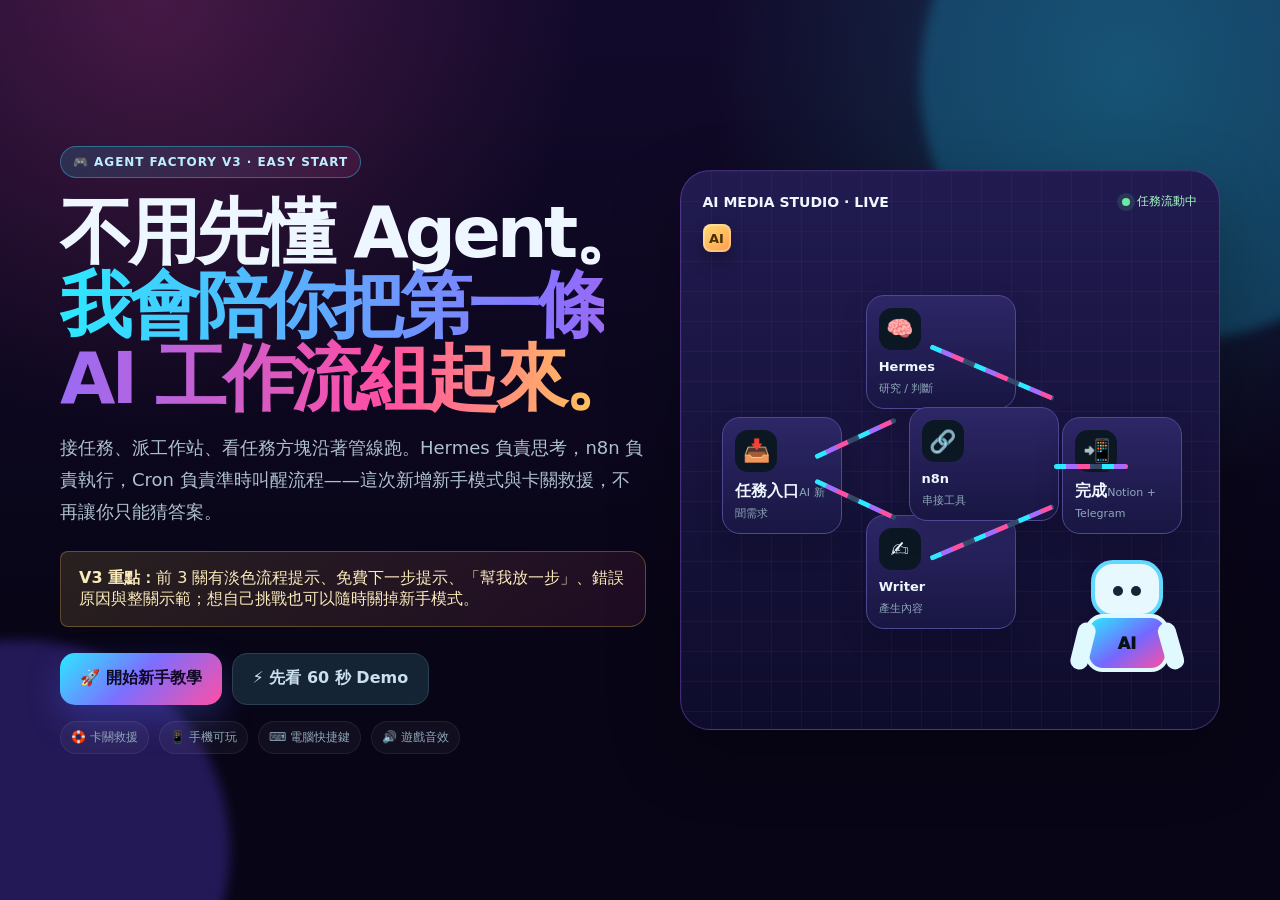
<file: agent-factory-v1/index.html>
<!doctype html>
<html lang="zh-Hant">
<head>
<meta charset="utf-8" />
<meta name="viewport" content="width=device-width,initial-scale=1,viewport-fit=cover" />
<meta name="theme-color" content="#150f2d" />
<title>Agent Factory V3｜新手友善 AI 自媒體工廠</title>
<meta name="description" content="Agent Factory V3 新手友善版：用一步提示、卡關救援與互動式工廠，快速學懂 Hermes Agent、n8n、Cron 與 AI 自媒體工作流。電腦與手機都能玩。" />
<link rel="stylesheet" href="styles.css">
<link rel="stylesheet" href="v2.css">
<link rel="stylesheet" href="v3.css">
</head>
<body>
<div id="app">
<section class="splash" id="splash">
  <div class="factory-hero">
    <div class="hero-copy">
      <span class="badge">🎮 AGENT FACTORY V3 · EASY START</span>
      <h1>不用先懂 Agent。<br><em>我會陪你把第一條 AI 工作流組起來。</em></h1>
      <p>接任務、派工作站、看任務方塊沿著管線跑。Hermes 負責思考，n8n 負責執行，Cron 負責準時叫醒流程——這次新增新手模式與卡關救援，不再讓你只能猜答案。</p>
      <div class="hook"><b>V3 重點：</b>前 3 關有淡色流程提示、免費下一步提示、「幫我放一步」、錯誤原因與整關示範；想自己挑戰也可以隨時關掉新手模式。</div>
      <div class="hero-actions"><button class="primary" id="startGame">🚀 開始新手教學</button><button class="secondary" id="quickDemo">⚡ 先看 60 秒 Demo</button></div>
      <div class="hero-foot"><span>🛟 卡關救援</span><span>📱 手機可玩</span><span>⌨️ 電腦快捷鍵</span><span>🔊 遊戲音效</span></div>
    </div>
    <div class="factory-preview glass" aria-hidden="true">
      <div class="preview-top"><b>AI MEDIA STUDIO · LIVE</b><span class="live"><i></i>任務流動中</span></div>
      <div class="preview-floor">
        <div class="source"><div class="station-icon">📥</div><b>任務入口</b><span>AI 新聞需求</span></div>
        <div class="station-preview s1"><div class="station-icon">🧠</div><strong>Hermes</strong><span>研究 / 判斷</span></div>
        <div class="station-preview s2"><div class="station-icon">✍️</div><strong>Writer</strong><span>產生內容</span></div>
        <div class="station-preview s3"><div class="station-icon">🔗</div><strong>n8n</strong><span>串接工具</span></div>
        <div class="sink"><div class="station-icon">📲</div><b>完成</b><span>Notion + Telegram</span></div>
        <div class="conveyor cv1"></div><div class="conveyor cv2"></div><div class="conveyor cv3"></div><div class="conveyor cv4"></div><div class="conveyor cv5"></div>
        <div class="task-cube">AI</div>
        <div class="robot"><div class="robot-head"></div><div class="robot-body"></div><div class="robot-arm a"></div><div class="robot-arm b"></div></div>
      </div>
    </div>
  </div>
</section>
<section class="game" id="game">
  <header class="topbar glass">
    <div class="brand">🏭 Agent Factory</div>
    <div class="stat">Lv. <b id="levelNum">1</b></div><div class="stat">⭐ <b id="stars">0</b></div><div class="stat">💰 <b id="coins">320</b></div><div class="stat hide-mobile">🔥 連勝 <b id="streak">0</b></div>
    <div class="top-stats"><button class="sound-btn" id="soundBtn" title="音效">🔊</button></div>
  </header>
  <aside class="sidebar glass">
    <div class="mission-head">CURRENT MISSION</div>
    <h2 class="mission-title" id="missionTitle">第 1 關｜只會回答，算 Agent 嗎？</h2>
    <p class="mission-desc" id="missionDesc"></p>
    <div class="level-map" id="levelMap"></div>
    <div class="lesson-note" id="lessonNote"><b>這關想偷偷教你的事</b><span></span></div>
  </aside>
  <main class="center">
    <div class="factory" id="factory">
      <div class="factory-grid"></div><div class="factory-zone">LIVE FACTORY FLOOR</div>
      <div class="pipeline" id="pipeline">
        <div class="terminal" id="sourceTerminal"><div class="big">📥</div><b>任務入口</b><span id="sourceLabel">今日 IG 文案</span></div>
        <div class="slot empty" data-slot="0"></div><div class="slot empty" data-slot="1"></div><div class="slot empty" data-slot="2"></div><div class="slot empty" data-slot="3"></div><div class="slot empty" data-slot="4"></div>
        <div class="terminal" id="sinkTerminal"><div class="big">🎯</div><b>任務完成</b><span id="sinkLabel">交付成果</span></div>
      </div>
      <div class="task-token" id="taskToken">📦</div>
      <div class="bottleneck" id="bottleneck">把工作站放進管線，再按 RUN。</div>
      <div class="factory-fx" id="factoryFx"></div>
    </div>
  </main>
  <aside class="rightbar glass">
    <div>
      <h3>📥 今日任務佇列</h3>
      <div class="queue" id="queue"></div>
      <div class="meter"><div class="meter-head"><span>自動化效率</span><b id="efficiencyText">25%</b></div><div class="meter-bar"><i id="efficiencyBar"></i></div></div>
      <div class="agentpedia"><h3>📚 Agentpedia</h3><div class="pedia-grid" id="pedia"></div></div>
    </div>
    <div class="run-area">
      <button class="run-btn" id="runBtn">▶ RUN 工作流</button><button class="clear-btn" id="clearBtn">清空管線</button>
      <div class="result-card" id="resultCard"><b></b><p></p></div>
    </div>
  </aside>
  <footer class="palette glass" id="palette"><span class="palette-label">工作站</span></footer>
</section>
<div class="modal" id="completeModal"><div class="modal-card glass"><div class="stars" id="modalStars">⭐⭐⭐</div><h2 id="modalTitle">任務完成！</h2><p id="modalText"></p><div class="unlock" id="unlocks"></div><div class="modal-actions"><button class="next-btn" id="nextLevel">下一關 →</button><button class="replay-btn" id="replayLevel">再玩一次</button></div></div></div>
<div class="tutorial" id="tutorial"><div class="spotlight" id="spotlight"></div><div class="coach" id="coach"><b></b><p></p><button id="coachNext">知道了 →</button></div></div>
</div>
<script src="game.js"></script>
<script src="v2.js"></script>
<script src="v3.js"></script>
</body>
</html>
</file>
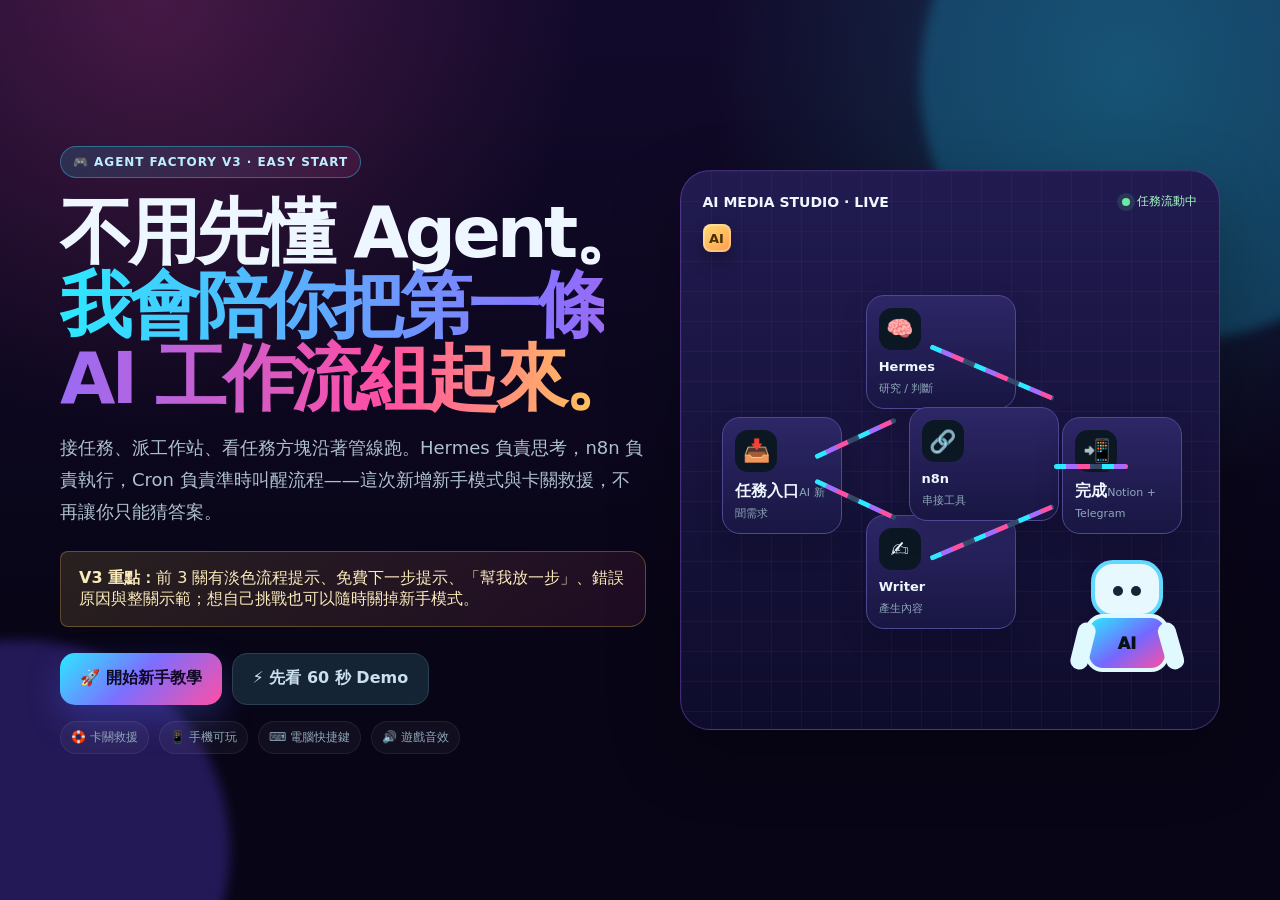
<file: agent-factory-v2/index.html>
<!doctype html><html lang="zh-Hant"><head><meta charset="utf-8"><meta name="viewport" content="width=device-width,initial-scale=1"><title>Agent Factory V2</title><meta http-equiv="refresh" content="0;url=../agent-factory-v1/index.html"></head><body><p>正在進入 Agent Factory V2… <a href="../agent-factory-v1/index.html">點這裡開始遊戲</a></p><script>location.replace('../agent-factory-v1/index.html')</script></body></html>
</file>
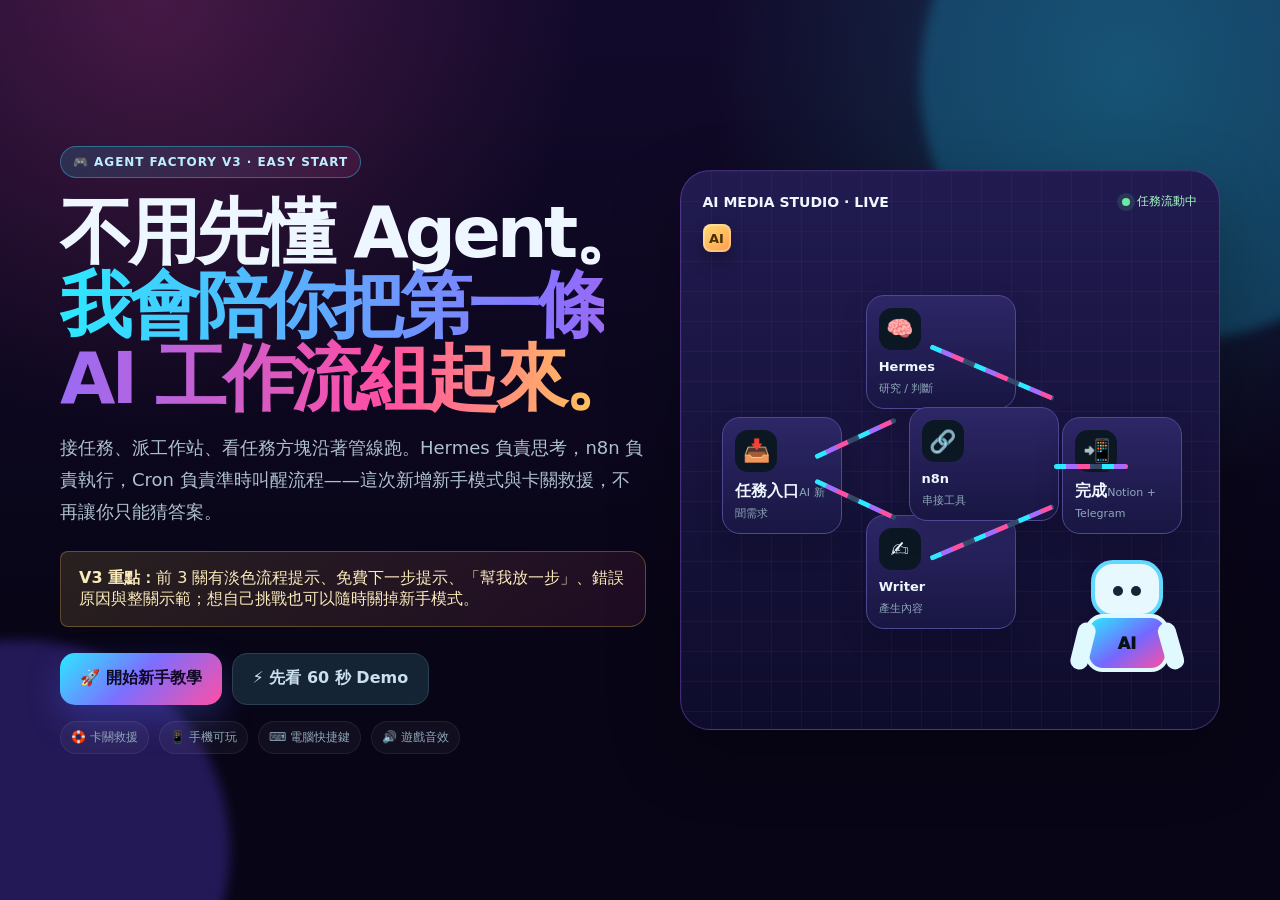
<file: agent-factory-v3/index.html>
<!doctype html><html lang="zh-Hant"><head><meta charset="utf-8"><meta name="viewport" content="width=device-width,initial-scale=1"><title>Agent Factory V3</title><meta http-equiv="refresh" content="0;url=../agent-factory-v1/index.html"></head><body><p>正在進入 Agent Factory V3… <a href="../agent-factory-v1/index.html">點這裡開始遊戲</a></p><script>location.replace('../agent-factory-v1/index.html')</script></body></html>
</file>
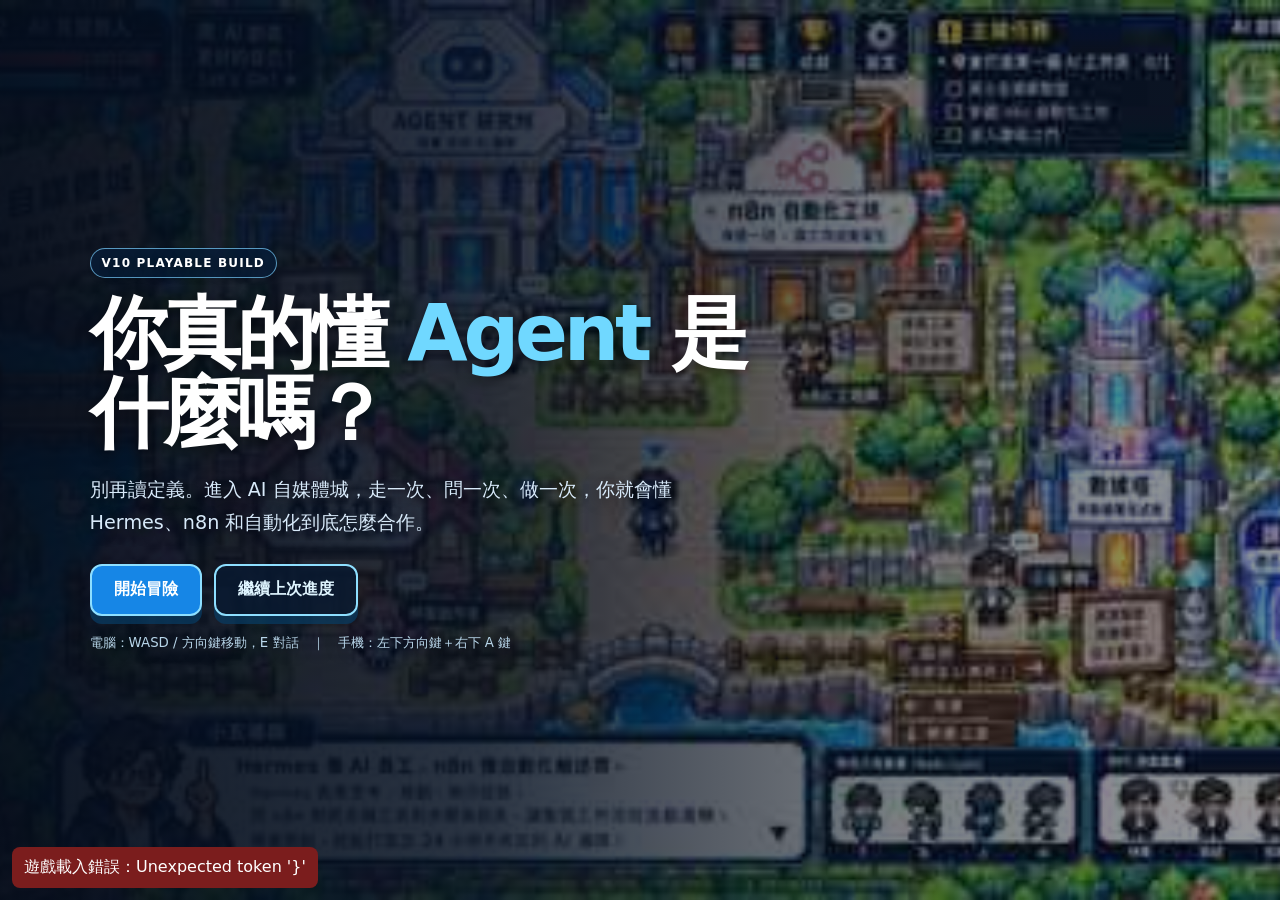
<file: hermes-agent-adventure-v10/index.html>
<!doctype html>
<html lang="zh-Hant">
<head>
  <meta charset="utf-8">
  <meta name="viewport" content="width=device-width,initial-scale=1,viewport-fit=cover">
  <meta name="theme-color" content="#081526">
  <title>Hermes AI Agent 冒險 V10｜AI 自媒體城</title>
  <meta name="description" content="真正可玩的 Agent 教學 RPG：自由探索 AI 自媒體城、與 NPC 對話、解主線任務、學會 Hermes、ChatGPT、n8n 與 AI 工作流。">
  <link rel="stylesheet" href="styles.css">
</head>
<body>
  <main id="app">
    <section id="splash" class="splash">
      <img class="splash-art" src="" data-concept="1" alt="AI 自媒體城概念美術">
      <div class="splash-shade"></div>
      <div class="splash-copy">
        <span class="version-pill">V10 PLAYABLE BUILD</span>
        <h1>你真的懂 <em>Agent</em> 是什麼嗎？</h1>
        <p>別再讀定義。進入 AI 自媒體城，走一次、問一次、做一次，你就會懂 Hermes、n8n 和自動化到底怎麼合作。</p>
        <div class="splash-actions">
          <button id="startBtn" class="primary-btn">開始冒險</button>
          <button id="continueBtn" class="soft-btn">繼續上次進度</button>
        </div>
        <small>電腦：WASD / 方向鍵移動，E 對話　｜　手機：左下方向鍵＋右下 A 鍵</small>
      </div>
    </section>

    <section id="gameShell" class="game-shell" aria-label="Hermes AI Agent 冒險遊戲"><img class="game-fallback-art" src="" data-concept="1" alt="AI 自媒體城遊戲視覺"><div class="live-badge">V10 LIVE</div>
      <canvas id="gameCanvas" width="1600" height="900"></canvas>
      <canvas id="miniMap" width="220" height="150"></canvas>

      <div class="hud hud-player">
        <div class="portrait pixel-portrait"><span>AI</span></div>
        <div class="hud-player-copy">
          <div class="hud-line"><b id="playerLevel">Lv. 1</b><strong id="playerTitle">AI 見習旅人</strong></div>
          <div class="bar-row"><span>HP</span><div class="bar"><i class="hp-fill"></i></div><b>120 / 120</b></div>
          <div class="bar-row"><span>EXP</span><div class="bar"><i id="expFill" class="exp-fill"></i></div><b id="expText">0 / 100</b></div>
        </div>
      </div>

      <div class="hud slogan-box">用 AI 創造<br>更好的自己！<br><span>Let's Go! ▸</span></div>

      <div class="top-menu">
        <button data-panel="bag">🎒<span>背包</span></button>
        <button data-panel="dex">📕<span>圖鑑</span></button>
        <button data-panel="achieve">🏆<span>成就</span></button>
        <button data-panel="settings">⚙️<span>設定</span></button>
      </div>

      <aside class="hud quest-panel">
        <div class="panel-title">❗ 主線任務</div>
        <strong id="questName">學會打造第一個 AI 工作流</strong>
        <ul id="questList"></ul>
      </aside>

      <aside class="hud minimap-panel">
        <div class="minimap-head"><b>AI 自媒體城地圖</b><span>N ▲</span></div>
        <div class="explore-row">探索度 <b id="explorePct">0%</b></div>
      </aside>

      <div class="right-banner"><span>學習</span><span>實作</span><span>分享</span><span>改變</span><b>♥</b></div>

      <div id="interactHint" class="interact-hint"><kbd>E</kbd><span>對話</span></div>
      <div id="areaBanner" class="area-banner"></div>
      <div id="toast" class="toast"></div>

      <div id="dialogue" class="dialogue hidden">
        <div id="speakerAvatar" class="speaker-avatar"></div>
        <div class="dialogue-main">
          <div class="dialogue-name" id="speakerName"></div>
          <div class="dialogue-text" id="dialogueText"></div>
        </div>
        <button id="dialogueNext" class="dialogue-next">▼</button>
      </div>

      <div id="panel" class="modal-panel hidden">
        <div class="modal-card">
          <button id="panelClose" class="panel-close">×</button>
          <div id="panelContent"></div>
        </div>
      </div>

      <div id="battle" class="modal-panel hidden">
        <div class="battle-card">
          <button id="battleClose" class="panel-close">×</button>
          <div class="battle-monster">👾</div>
          <h2>重複工作怪出現了！</h2>
          <p id="battleQuestion"></p>
          <div class="battle-actions">
            <button data-answer="hermes">🧠 交給 Hermes</button>
            <button data-answer="n8n">🔗 交給 n8n</button>
          </div>
          <div id="battleFeedback" class="battle-feedback"></div>
          <div class="monster-hp"><i id="monsterHp"></i></div>
        </div>
      </div>

      <div class="mobile-controls">
        <div class="dpad">
          <button data-dir="up">▲</button>
          <button data-dir="left">◀</button>
          <button data-dir="right">▶</button>
          <button data-dir="down">▼</button>
        </div>
        <button id="mobileAction" class="action-a">A</button>
      </div>
    </section>
  </main>
  <script src="concept1.js"></script><script src="concept2.js"></script><script src="concept3.js"></script><script src="game1.js"></script><script src="game2.js"></script><script src="game3.js"></script><script src="boot.js"></script>
</body>
</html>
</file>
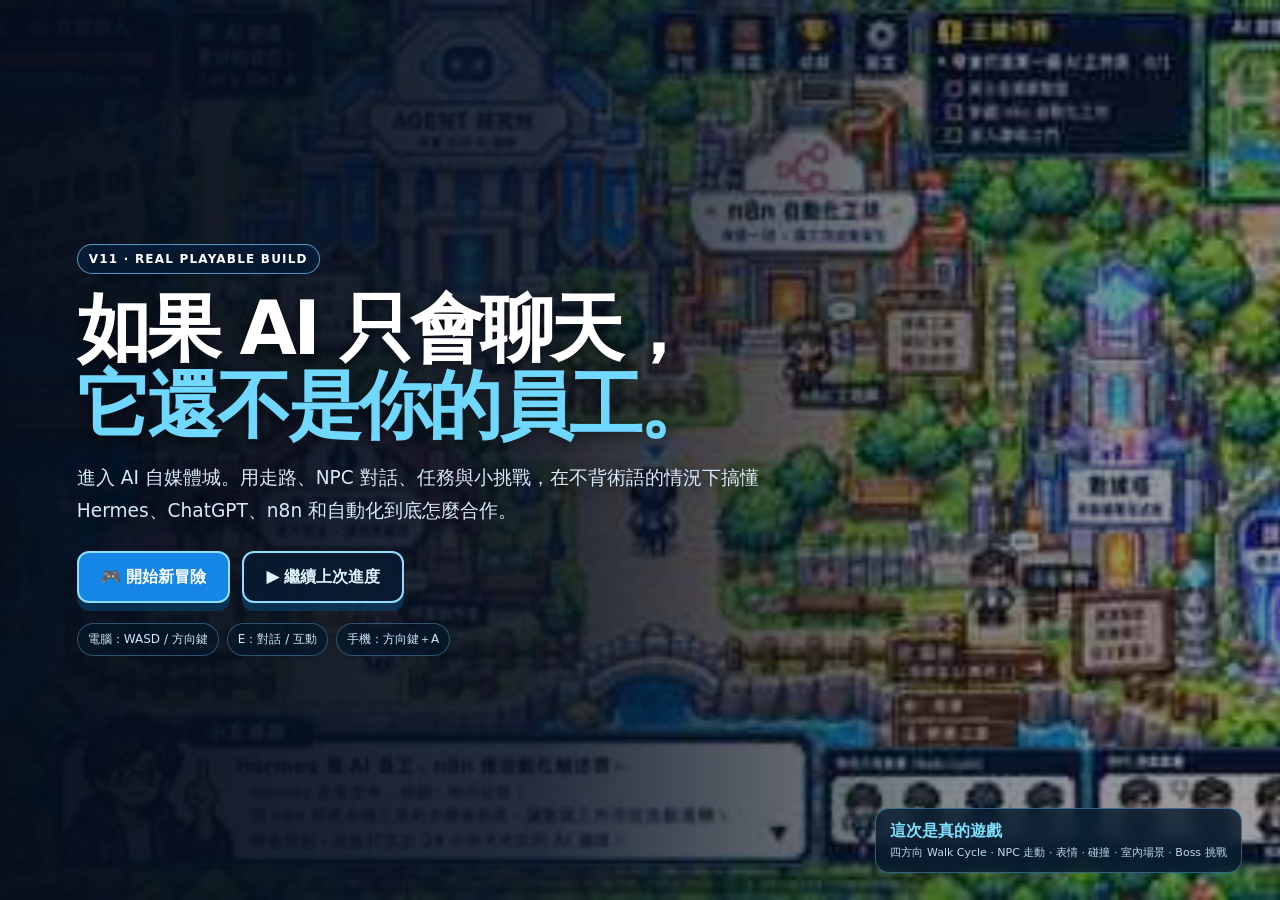
<file: hermes-agent-adventure-v11/index.html>
<!doctype html>
<html lang="zh-Hant">
<head>
  <meta charset="utf-8">
  <meta name="viewport" content="width=device-width,initial-scale=1,viewport-fit=cover">
  <meta name="theme-color" content="#07162a">
  <title>Hermes AI Agent 冒險 V11｜AI 自媒體城</title>
  <meta name="description" content="可玩的 AI Agent 教學 RPG：走地圖、和 NPC 對話、解任務、打倒重複工作怪，理解 Hermes、ChatGPT、n8n 與自媒體自動化。">
  <link rel="stylesheet" href="styles.css">
</head>
<body>
  <main id="app">
    <section id="splash" class="splash">
      <img class="splash-art" data-concept src="" alt="AI 自媒體城概念美術">
      <div class="splash-shade"></div>
      <div class="splash-copy">
        <span class="version-pill">V11 · REAL PLAYABLE BUILD</span>
        <h1>如果 AI 只會聊天，<br><em>它還不是你的員工。</em></h1>
        <p>進入 AI 自媒體城。用走路、NPC 對話、任務與小挑戰，在不背術語的情況下搞懂 Hermes、ChatGPT、n8n 和自動化到底怎麼合作。</p>
        <div class="splash-actions">
          <button id="startBtn" class="primary-btn" type="button">🎮 開始新冒險</button>
          <button id="continueBtn" class="soft-btn" type="button">▶ 繼續上次進度</button>
        </div>
        <div class="control-help"><span>電腦：WASD / 方向鍵</span><span>E：對話 / 互動</span><span>手機：方向鍵＋A</span></div>
      </div>
      <div class="splash-callout"><b>這次是真的遊戲</b><span>四方向 Walk Cycle · NPC 走動 · 表情 · 碰撞 · 室內場景 · Boss 挑戰</span></div>
    </section>

    <section id="gameShell" class="game-shell" aria-label="Hermes AI Agent 冒險遊戲">
      <div id="bootStatus" class="boot-status">正在啟動 AI 自媒體城…</div>
      <canvas id="gameCanvas" width="1600" height="900" aria-label="遊戲地圖"></canvas>
      <canvas id="miniMap" width="220" height="150" aria-label="迷你地圖"></canvas>

      <div class="hud hud-player">
        <div class="portrait pixel-portrait"><span>AI</span></div>
        <div class="hud-player-copy">
          <div class="hud-line"><b id="playerLevel">Lv. 1</b><strong id="playerTitle">AI 見習旅人</strong></div>
          <div class="bar-row"><span>HP</span><div class="bar"><i class="hp-fill"></i></div><b>120 / 120</b></div>
          <div class="bar-row"><span>EXP</span><div class="bar"><i id="expFill" class="exp-fill"></i></div><b id="expText">0 / 100</b></div>
        </div>
      </div>

      <div class="hud slogan-box">用 AI 創造<br>更好的自己！<br><span>Let's Go! ▸</span></div>

      <div class="top-menu" aria-label="遊戲選單">
        <button data-panel="bag" type="button">🎒<span>背包</span></button>
        <button data-panel="dex" type="button">📕<span>圖鑑</span></button>
        <button data-panel="achieve" type="button">🏆<span>成就</span></button>
        <button data-panel="settings" type="button">⚙️<span>設定</span></button>
      </div>

      <aside class="hud quest-panel">
        <div class="panel-title">❗ 主線任務</div>
        <strong id="questName">理解你的第一個 AI 工作流</strong>
        <ul id="questList"></ul>
      </aside>

      <aside class="hud minimap-panel">
        <div class="minimap-head"><b>AI 自媒體城地圖</b><span>N ▲</span></div>
        <div class="explore-row">探索度 <b id="explorePct">0%</b></div>
      </aside>

      <div class="right-banner"><span>學習</span><span>實作</span><span>探索</span><span>升級</span><b>♥</b></div>
      <div id="interactHint" class="interact-hint"><kbd>E</kbd><span>對話</span></div>
      <div id="areaBanner" class="area-banner"></div>
      <div id="toast" class="toast"></div>

      <div id="dialogue" class="dialogue hidden" role="dialog" aria-modal="true">
        <div id="speakerAvatar" class="speaker-avatar"></div>
        <div class="dialogue-main">
          <div class="dialogue-name" id="speakerName"></div>
          <div class="dialogue-text" id="dialogueText"></div>
          <div id="dialogueMood" class="dialogue-mood"></div>
        </div>
        <button id="dialogueNext" class="dialogue-next" type="button" aria-label="下一句">▼</button>
      </div>

      <div id="panel" class="modal-panel hidden" role="dialog" aria-modal="true">
        <div class="modal-card">
          <button id="panelClose" class="panel-close" type="button">×</button>
          <div id="panelContent"></div>
        </div>
      </div>

      <div id="battle" class="modal-panel hidden" role="dialog" aria-modal="true">
        <div class="battle-card">
          <button id="battleClose" class="panel-close" type="button">×</button>
          <div class="battle-monster">👾</div>
          <h2>重複工作怪出現了！</h2>
          <p id="battleQuestion"></p>
          <div class="battle-actions">
            <button data-answer="hermes" type="button">🧠 交給 Hermes</button>
            <button data-answer="n8n" type="button">🔗 交給 n8n</button>
          </div>
          <div id="battleFeedback" class="battle-feedback"></div>
          <div class="monster-hp"><i id="monsterHp"></i></div>
        </div>
      </div>

      <div class="mobile-controls" aria-label="手機控制器">
        <div class="dpad">
          <button data-dir="up" type="button">▲</button>
          <button data-dir="left" type="button">◀</button>
          <button data-dir="right" type="button">▶</button>
          <button data-dir="down" type="button">▼</button>
        </div>
        <button id="mobileAction" class="action-a" type="button">A</button>
      </div>
    </section>
  </main>
  <script src="../hermes-agent-adventure-v10/concept1.js"></script>
  <script src="../hermes-agent-adventure-v10/concept2.js"></script>
  <script src="../hermes-agent-adventure-v10/concept3.js"></script>
  <script src="concept-loader.js"></script>
  <script src="core.js"></script>
  <script src="render.js"></script>
  <script src="gameplay.js"></script>
  <script src="main.js"></script>
</body>
</html>
</file>
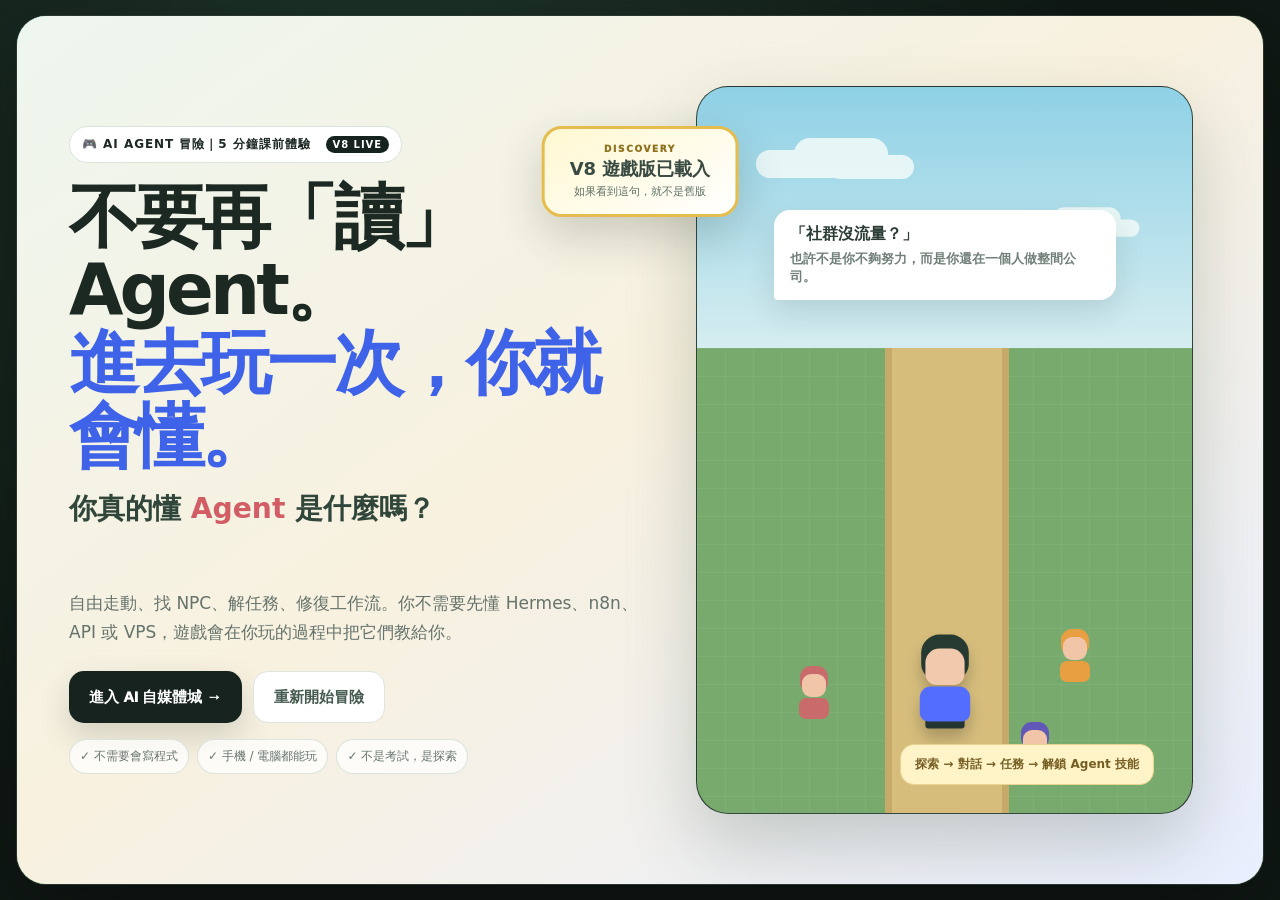
<file: hermes-agent-adventure-v8/index.html>
<!doctype html><html lang="zh-Hant"><head><meta charset="utf-8"><meta name="viewport" content="width=device-width,initial-scale=1,viewport-fit=cover"><meta name="theme-color" content="#101915"><title>Hermes AI Agent 冒險 V8｜玩遊戲學自媒體自動化</title><meta name="description" content="自由探索 AI 自媒體城，跟 NPC 對話、解任務、打開知識寶箱、組裝工作流，在遊戲中理解 Hermes Agent、ChatGPT、n8n 與自動化。"><link rel="stylesheet" href="../hermes-social-academy/game.css"><link rel="stylesheet" href="game-v8-ext.css"></head><body><noscript>請開啟 JavaScript 才能遊玩。</noscript><script src="../hermes-social-academy/game-overlay.js"></script><script src="game-v8-ext.js"></script></body></html>
</file>
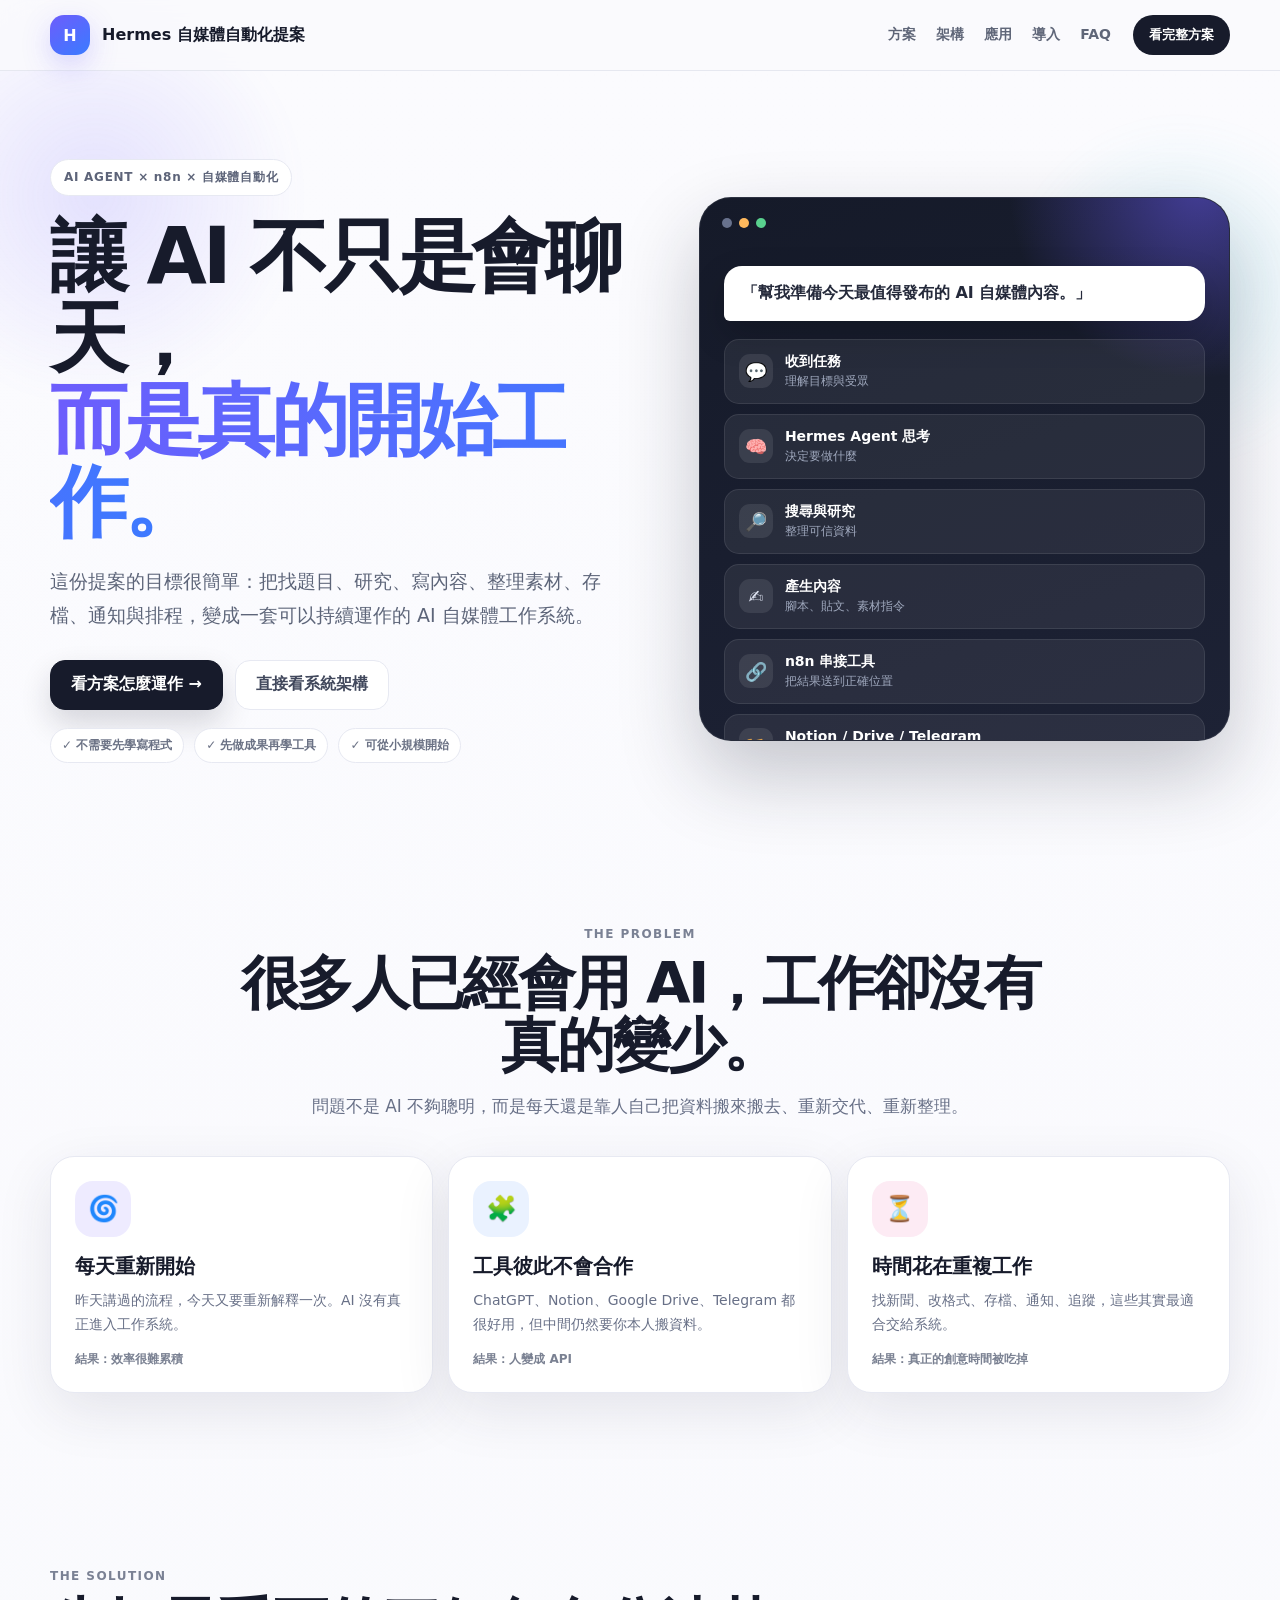
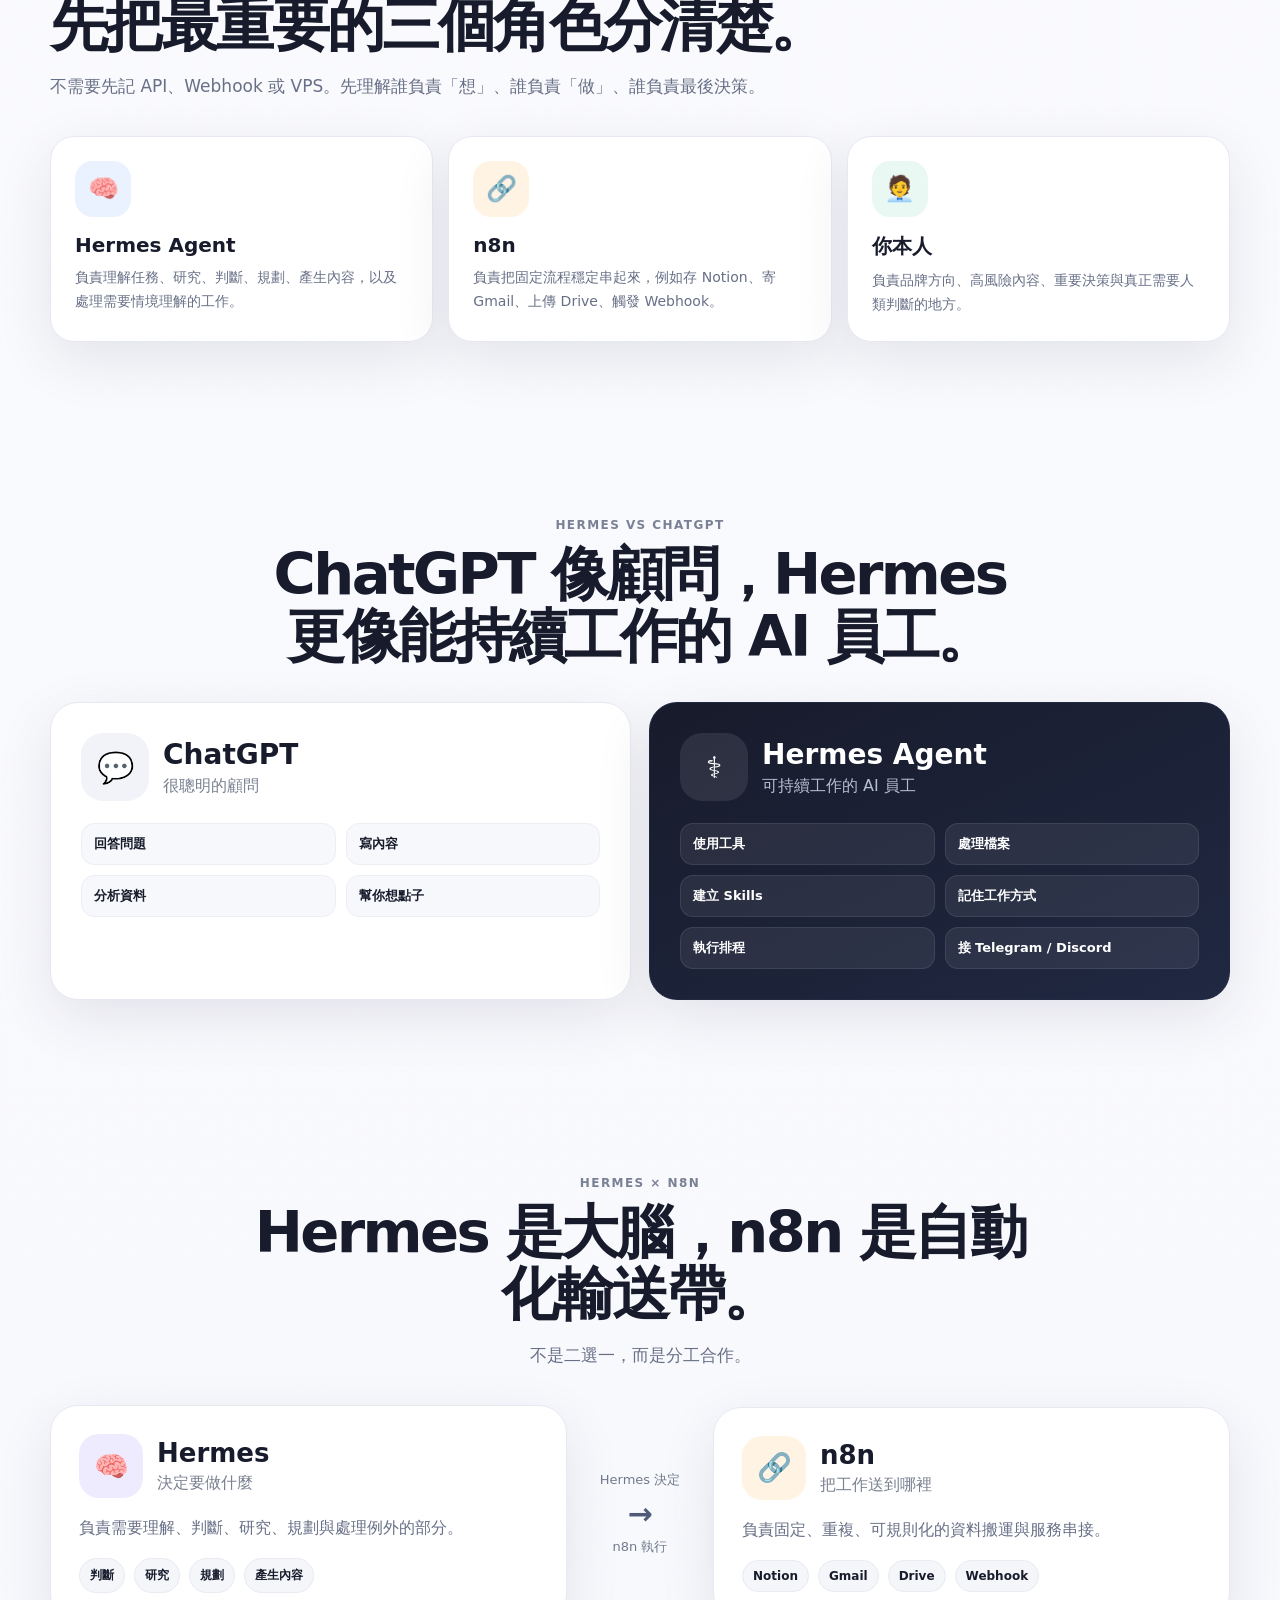
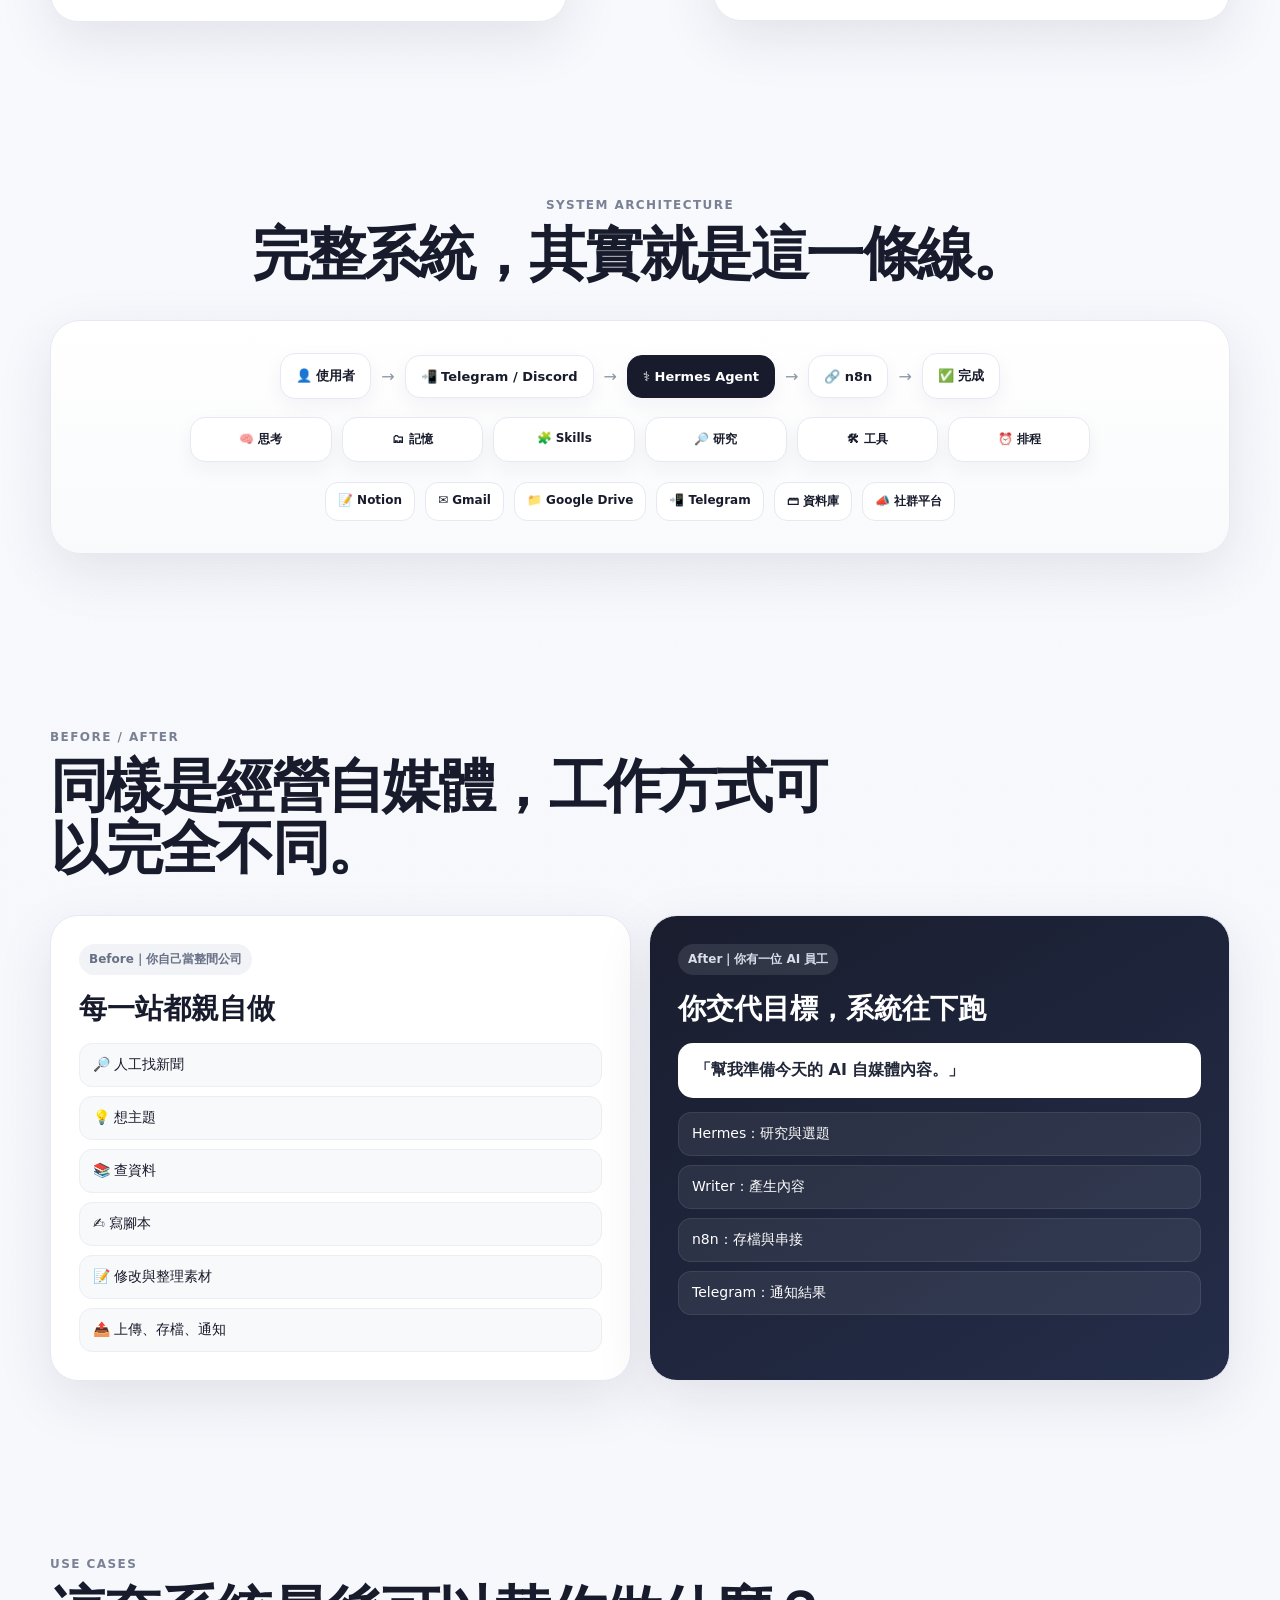
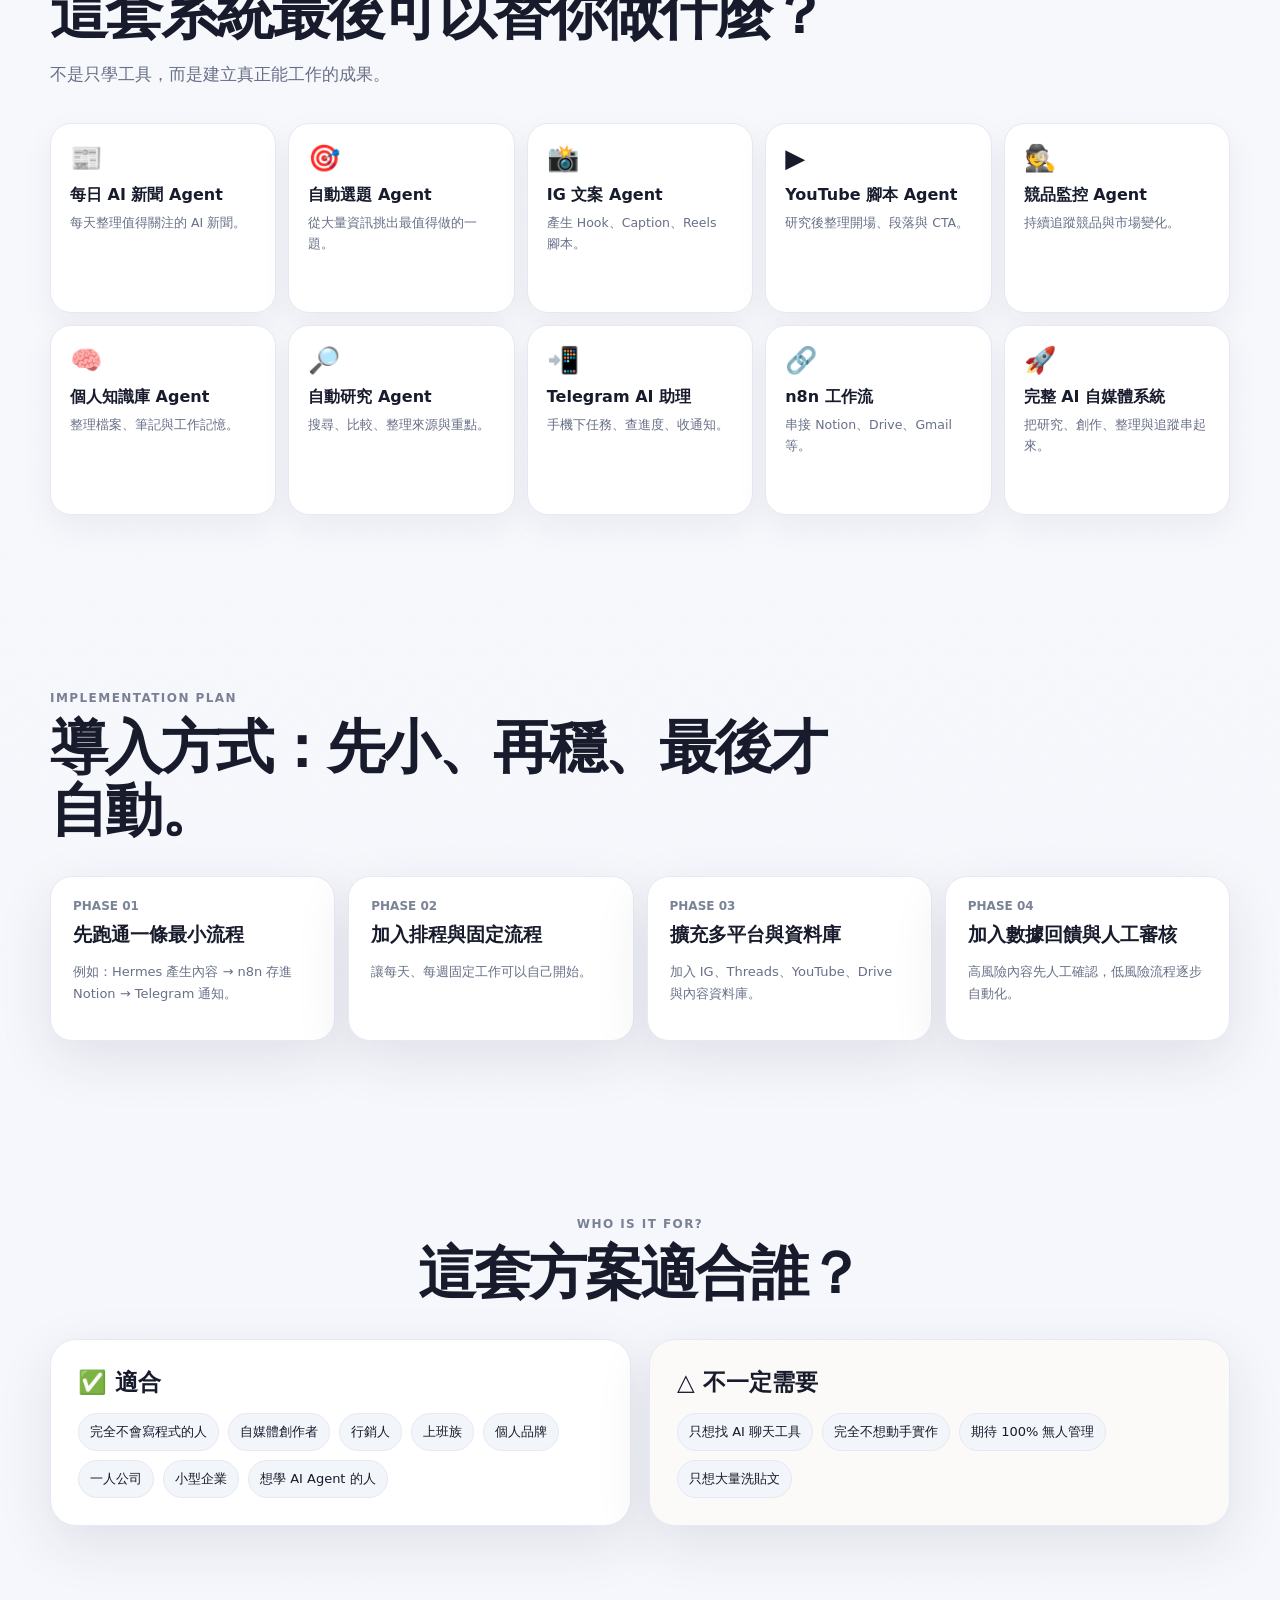
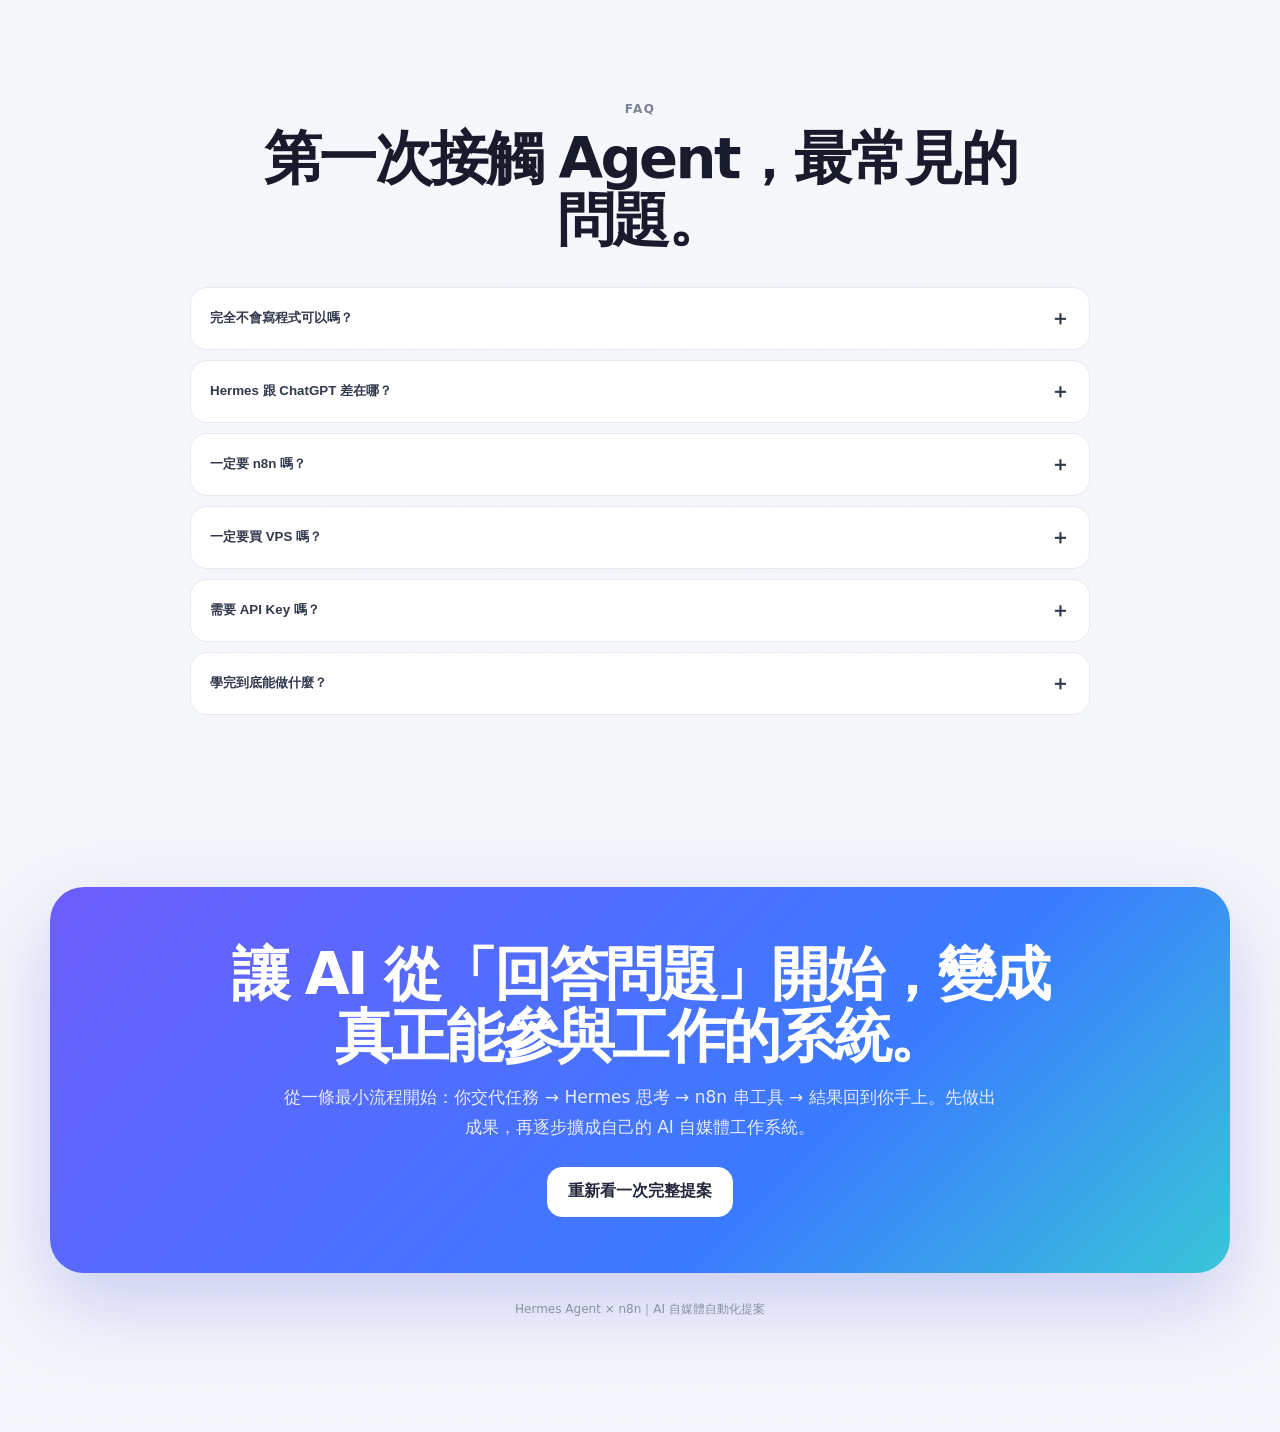
<file: hermes-agent-proposal-v1/index.html>
<!doctype html>
<html lang="zh-Hant">
<head>
<meta charset="utf-8" />
<meta name="viewport" content="width=device-width,initial-scale=1,viewport-fit=cover" />
<meta name="theme-color" content="#f7f7fb" />
<title>Hermes Agent × n8n｜AI 自媒體自動化提案</title>
<meta name="description" content="一頁看懂 Hermes Agent、ChatGPT、n8n 如何協作，打造 AI 自媒體工作系統。" />
<link rel="stylesheet" href="proposal.css">
</head>
<body>
<nav class="nav"><div class="wrap navin"><a class="brand" href="#top"><span class="mark">H</span><span>Hermes 自媒體自動化提案</span></a><div class="navlinks"><a href="#solution">方案</a><a href="#architecture">架構</a><a href="#cases">應用</a><a href="#plan">導入</a><a href="#faq">FAQ</a></div><a class="navcta" href="#final">看完整方案</a></div></nav>
<main id="top">
<section class="hero"><div class="wrap heroGrid"><div><span class="eyebrow">AI AGENT × n8n × 自媒體自動化</span><h1>讓 AI 不只是會聊天，<br><em>而是真的開始工作。</em></h1><p class="lead">這份提案的目標很簡單：把找題目、研究、寫內容、整理素材、存檔、通知與排程，變成一套可以持續運作的 AI 自媒體工作系統。</p><div class="actions"><a class="btn primary" href="#solution">看方案怎麼運作 →</a><a class="btn secondary" href="#architecture">直接看系統架構</a></div><div class="quickProof"><span class="proof">✓ 不需要先學寫程式</span><span class="proof">✓ 先做成果再學工具</span><span class="proof">✓ 可從小規模開始</span></div></div><div class="heroVisual"><div class="mock"><div class="windowbar"><i></i><i></i><i></i></div><div class="flowCanvas"><div class="command">「幫我準備今天最值得發布的 AI 自媒體內容。」</div><div class="flow"><div class="flowItem"><div class="flowIcon">💬</div><div class="flowText"><b>收到任務</b><span>理解目標與受眾</span></div></div><div class="flowItem"><div class="flowIcon">🧠</div><div class="flowText"><b>Hermes Agent 思考</b><span>決定要做什麼</span></div></div><div class="flowItem"><div class="flowIcon">🔎</div><div class="flowText"><b>搜尋與研究</b><span>整理可信資料</span></div></div><div class="flowItem"><div class="flowIcon">✍️</div><div class="flowText"><b>產生內容</b><span>腳本、貼文、素材指令</span></div></div><div class="flowItem"><div class="flowIcon">🔗</div><div class="flowText"><b>n8n 串接工具</b><span>把結果送到正確位置</span></div></div><div class="flowItem"><div class="flowIcon">📂</div><div class="flowText"><b>Notion / Drive / Telegram</b><span>存檔、通知、追蹤</span></div></div><div class="flowItem"><div class="flowIcon">✅</div><div class="flowText"><b>完成</b><span>你只處理真正需要人的決策</span></div></div></div></div></div></div></div></section>
<section class="section"><div class="wrap"><div class="sectionHead center reveal"><span class="kicker">THE PROBLEM</span><h2>很多人已經會用 AI，工作卻沒有真的變少。</h2><p>問題不是 AI 不夠聰明，而是每天還是靠人自己把資料搬來搬去、重新交代、重新整理。</p></div><div class="grid3"><article class="card reveal"><div class="cardIcon purple">🌀</div><h3>每天重新開始</h3><p>昨天講過的流程，今天又要重新解釋一次。AI 沒有真正進入工作系統。</p><div class="metric">結果：效率很難累積</div></article><article class="card reveal"><div class="cardIcon blue">🧩</div><h3>工具彼此不會合作</h3><p>ChatGPT、Notion、Google Drive、Telegram 都很好用，但中間仍然要你本人搬資料。</p><div class="metric">結果：人變成 API</div></article><article class="card reveal"><div class="cardIcon pink">⏳</div><h3>時間花在重複工作</h3><p>找新聞、改格式、存檔、通知、追蹤，這些其實最適合交給系統。</p><div class="metric">結果：真正的創意時間被吃掉</div></article></div></div></section>
<section class="section" id="solution"><div class="wrap"><div class="sectionHead reveal"><span class="kicker">THE SOLUTION</span><h2>先把最重要的三個角色分清楚。</h2><p>不需要先記 API、Webhook 或 VPS。先理解誰負責「想」、誰負責「做」、誰負責最後決策。</p></div><div class="grid3"><article class="card reveal"><div class="cardIcon blue">🧠</div><h3>Hermes Agent</h3><p>負責理解任務、研究、判斷、規劃、產生內容，以及處理需要情境理解的工作。</p></article><article class="card reveal"><div class="cardIcon gold">🔗</div><h3>n8n</h3><p>負責把固定流程穩定串起來，例如存 Notion、寄 Gmail、上傳 Drive、觸發 Webhook。</p></article><article class="card reveal"><div class="cardIcon green">🧑‍💼</div><h3>你本人</h3><p>負責品牌方向、高風險內容、重要決策與真正需要人類判斷的地方。</p></article></div></div></section>
<section class="section"><div class="wrap"><div class="sectionHead center reveal"><span class="kicker">HERMES VS CHATGPT</span><h2>ChatGPT 像顧問，Hermes 更像能持續工作的 AI 員工。</h2></div><div class="compare"><article class="compareCard reveal"><div class="compareTitle"><div class="compareIcon">💬</div><div><h3>ChatGPT</h3><div class="sub">很聰明的顧問</div></div></div><div class="featureGrid"><div class="feature">回答問題</div><div class="feature">寫內容</div><div class="feature">分析資料</div><div class="feature">幫你想點子</div></div></article><article class="compareCard dark reveal"><div class="compareTitle"><div class="compareIcon">⚕️</div><div><h3>Hermes Agent</h3><div class="sub">可持續工作的 AI 員工</div></div></div><div class="featureGrid"><div class="feature">使用工具</div><div class="feature">處理檔案</div><div class="feature">建立 Skills</div><div class="feature">記住工作方式</div><div class="feature">執行排程</div><div class="feature">接 Telegram / Discord</div></div></article></div></div></section>
<section class="section"><div class="wrap"><div class="sectionHead center reveal"><span class="kicker">HERMES × n8n</span><h2>Hermes 是大腦，n8n 是自動化輸送帶。</h2><p>不是二選一，而是分工合作。</p></div><div class="roles"><article class="role reveal"><div class="roleTop"><div class="roleIcon purple">🧠</div><div><h3>Hermes</h3><div class="sub">決定要做什麼</div></div></div><p>負責需要理解、判斷、研究、規劃與處理例外的部分。</p><div class="tags"><span class="tag">判斷</span><span class="tag">研究</span><span class="tag">規劃</span><span class="tag">產生內容</span></div></article><div class="bridge">Hermes 決定<b>→</b>n8n 執行</div><article class="role reveal"><div class="roleTop"><div class="roleIcon gold">🔗</div><div><h3>n8n</h3><div class="sub">把工作送到哪裡</div></div></div><p>負責固定、重複、可規則化的資料搬運與服務串接。</p><div class="tags"><span class="tag">Notion</span><span class="tag">Gmail</span><span class="tag">Drive</span><span class="tag">Webhook</span></div></article></div></div></section>
<section class="section" id="architecture"><div class="wrap"><div class="sectionHead center reveal"><span class="kicker">SYSTEM ARCHITECTURE</span><h2>完整系統，其實就是這一條線。</h2></div><div class="system reveal"><div class="systemRow"><span class="node">👤 使用者</span><span class="arrow">→</span><span class="node">📲 Telegram / Discord</span><span class="arrow">→</span><span class="node core">⚕️ Hermes Agent</span><span class="arrow">→</span><span class="node">🔗 n8n</span><span class="arrow">→</span><span class="node">✅ 完成</span></div><div class="subnodes"><span class="node">🧠 思考</span><span class="node">🗂 記憶</span><span class="node">🧩 Skills</span><span class="node">🔎 研究</span><span class="node">🛠 工具</span><span class="node">⏰ 排程</span></div><div class="toolrow"><span class="tool">📝 Notion</span><span class="tool">✉️ Gmail</span><span class="tool">📁 Google Drive</span><span class="tool">📲 Telegram</span><span class="tool">🗃 資料庫</span><span class="tool">📣 社群平台</span></div></div></div></section>
<section class="section"><div class="wrap"><div class="sectionHead reveal"><span class="kicker">BEFORE / AFTER</span><h2>同樣是經營自媒體，工作方式可以完全不同。</h2></div><div class="beforeAfter"><div class="panel reveal"><span class="panelLabel">Before｜你自己當整間公司</span><h3>每一站都親自做</h3><div class="steps"><div class="step">🔎 人工找新聞</div><div class="step">💡 想主題</div><div class="step">📚 查資料</div><div class="step">✍️ 寫腳本</div><div class="step">📝 修改與整理素材</div><div class="step">📤 上傳、存檔、通知</div></div></div><div class="panel after reveal"><span class="panelLabel">After｜你有一位 AI 員工</span><h3>你交代目標，系統往下跑</h3><div class="prompt">「幫我準備今天的 AI 自媒體內容。」</div><div class="steps"><div class="step">Hermes：研究與選題</div><div class="step">Writer：產生內容</div><div class="step">n8n：存檔與串接</div><div class="step">Telegram：通知結果</div></div></div></div></div></section>
<section class="section" id="cases"><div class="wrap"><div class="sectionHead reveal"><span class="kicker">USE CASES</span><h2>這套系統最後可以替你做什麼？</h2><p>不是只學工具，而是建立真正能工作的成果。</p></div><div class="usecases"><article class="use reveal"><span>📰</span><h3>每日 AI 新聞 Agent</h3><p>每天整理值得關注的 AI 新聞。</p></article><article class="use reveal"><span>🎯</span><h3>自動選題 Agent</h3><p>從大量資訊挑出最值得做的一題。</p></article><article class="use reveal"><span>📸</span><h3>IG 文案 Agent</h3><p>產生 Hook、Caption、Reels 腳本。</p></article><article class="use reveal"><span>▶️</span><h3>YouTube 腳本 Agent</h3><p>研究後整理開場、段落與 CTA。</p></article><article class="use reveal"><span>🕵️</span><h3>競品監控 Agent</h3><p>持續追蹤競品與市場變化。</p></article><article class="use reveal"><span>🧠</span><h3>個人知識庫 Agent</h3><p>整理檔案、筆記與工作記憶。</p></article><article class="use reveal"><span>🔎</span><h3>自動研究 Agent</h3><p>搜尋、比較、整理來源與重點。</p></article><article class="use reveal"><span>📲</span><h3>Telegram AI 助理</h3><p>手機下任務、查進度、收通知。</p></article><article class="use reveal"><span>🔗</span><h3>n8n 工作流</h3><p>串接 Notion、Drive、Gmail 等。</p></article><article class="use reveal"><span>🚀</span><h3>完整 AI 自媒體系統</h3><p>把研究、創作、整理與追蹤串起來。</p></article></div></div></section>
<section class="section" id="plan"><div class="wrap"><div class="sectionHead reveal"><span class="kicker">IMPLEMENTATION PLAN</span><h2>導入方式：先小、再穩、最後才自動。</h2></div><div class="timeline"><article class="phase reveal"><div class="phaseNum">PHASE 01</div><h3>先跑通一條最小流程</h3><p>例如：Hermes 產生內容 → n8n 存進 Notion → Telegram 通知。</p></article><article class="phase reveal"><div class="phaseNum">PHASE 02</div><h3>加入排程與固定流程</h3><p>讓每天、每週固定工作可以自己開始。</p></article><article class="phase reveal"><div class="phaseNum">PHASE 03</div><h3>擴充多平台與資料庫</h3><p>加入 IG、Threads、YouTube、Drive 與內容資料庫。</p></article><article class="phase reveal"><div class="phaseNum">PHASE 04</div><h3>加入數據回饋與人工審核</h3><p>高風險內容先人工確認，低風險流程逐步自動化。</p></article></div></div></section>
<section class="section"><div class="wrap"><div class="sectionHead center reveal"><span class="kicker">WHO IS IT FOR?</span><h2>這套方案適合誰？</h2></div><div class="fit"><div class="fitbox reveal"><h3>✅ 適合</h3><div class="fitTags"><span>完全不會寫程式的人</span><span>自媒體創作者</span><span>行銷人</span><span>上班族</span><span>個人品牌</span><span>一人公司</span><span>小型企業</span><span>想學 AI Agent 的人</span></div></div><div class="fitbox no reveal"><h3>△ 不一定需要</h3><div class="fitTags"><span>只想找 AI 聊天工具</span><span>完全不想動手實作</span><span>期待 100% 無人管理</span><span>只想大量洗貼文</span></div></div></div></div></section>
<section class="section" id="faq"><div class="wrap"><div class="sectionHead center reveal"><span class="kicker">FAQ</span><h2>第一次接觸 Agent，最常見的問題。</h2></div><div class="faq"><div class="faqItem reveal"><button class="faqQ">完全不會寫程式可以嗎？<i>＋</i></button><div class="faqA">可以。核心不是成為工程師，而是理解角色分工與流程。先從最小版本開始，再逐步增加技術。</div></div><div class="faqItem reveal"><button class="faqQ">Hermes 跟 ChatGPT 差在哪？<i>＋</i></button><div class="faqA">ChatGPT 更像即時顧問；Hermes 更偏向可以使用工具、處理檔案、記住工作方式、建立 Skills 與執行排程的 Agent。</div></div><div class="faqItem reveal"><button class="faqQ">一定要 n8n 嗎？<i>＋</i></button><div class="faqA">不一定，但 n8n 很適合把固定流程與外部服務串起來。重點是「AI 負責判斷，工作流負責穩定執行」。</div></div><div class="faqItem reveal"><button class="faqQ">一定要買 VPS 嗎？<i>＋</i></button><div class="faqA">不用。一開始可以先在自己的電腦測試，確定流程有價值後，再搬到雲端做 24 小時運行。</div></div><div class="faqItem reveal"><button class="faqQ">需要 API Key 嗎？<i>＋</i></button><div class="faqA">部分服務會需要。正式導入時會依實際工具選擇最少必要的授權方式，並把憑證安全保存。</div></div><div class="faqItem reveal"><button class="faqQ">學完到底能做什麼？<i>＋</i></button><div class="faqA">目標不是只會裝 Hermes 或拉 n8n 節點，而是能自己設計一條 AI 工作流：接任務、研究、產出、串工具、回報結果。</div></div></div></div></section>
<section class="section" id="final"><div class="wrap"><div class="final reveal"><h2>讓 AI 從「回答問題」開始，變成真正能參與工作的系統。</h2><p>從一條最小流程開始：你交代任務 → Hermes 思考 → n8n 串工具 → 結果回到你手上。先做出成果，再逐步擴成自己的 AI 自媒體工作系統。</p><a class="btn" href="#top">重新看一次完整提案</a></div><div class="foot">Hermes Agent × n8n｜AI 自媒體自動化提案</div></div></section>
</main>
<script src="proposal.js"></script>
</body></html>
</file>
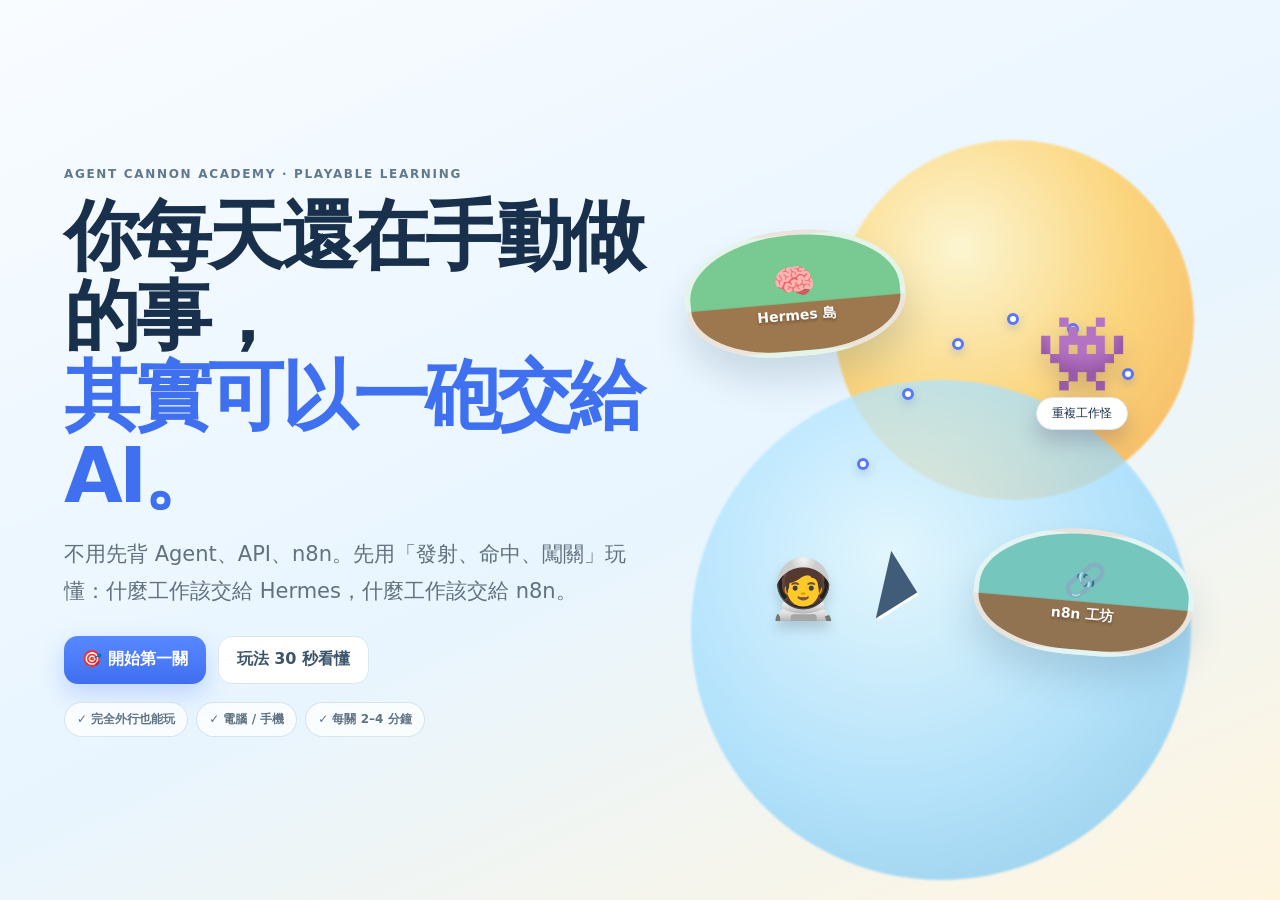
<file: hermes-cannon-academy-v1/index.html>
<!doctype html>
<html lang="zh-Hant">
<head>
  <meta charset="utf-8">
  <meta name="viewport" content="width=device-width,initial-scale=1,viewport-fit=cover">
  <meta name="theme-color" content="#15253a">
  <title>Agent 彈射學院｜玩著搞懂 Hermes × n8n</title>
  <meta name="description" content="用角度、力度與彈射闖關理解 Hermes Agent、ChatGPT、n8n 與自媒體自動化。">
  <link rel="stylesheet" href="styles.css">
</head>
<body>
  <main class="app" id="app">
    <section class="screen active" id="introScreen" aria-labelledby="introTitle">
      <div class="hero-copy">
        <span class="eyebrow">AGENT CANNON ACADEMY · PLAYABLE LEARNING</span>
        <h1 id="introTitle">你每天還在手動做的事，<br><em>其實可以一砲交給 AI。</em></h1>
        <p>不用先背 Agent、API、n8n。先用「發射、命中、闖關」玩懂：什麼工作該交給 Hermes，什麼工作該交給 n8n。</p>
        <div class="hero-actions">
          <button class="primary" id="startGameBtn" type="button">🎯 開始第一關</button>
          <button class="secondary" id="howBtn" type="button">玩法 30 秒看懂</button>
        </div>
        <div class="hero-pills">
          <span>✓ 完全外行也能玩</span><span>✓ 電腦 / 手機</span><span>✓ 每關 2–4 分鐘</span>
        </div>
      </div>
      <div class="hero-art" aria-hidden="true">
        <div class="sky-orb orb-a"></div><div class="sky-orb orb-b"></div>
        <div class="island island-a"><span>🧠</span><b>Hermes 島</b></div>
        <div class="island island-b"><span>🔗</span><b>n8n 工坊</b></div>
        <div class="launcher-demo"><div class="demo-char">🧑‍🚀</div><div class="demo-cannon">◢</div></div>
        <div class="arc-demo"><i></i><i></i><i></i><i></i><i></i><i></i></div>
        <div class="target-demo">👾<small>重複工作怪</small></div>
      </div>
      <div class="intro-how hidden" id="introHow">
        <button id="howClose" type="button" aria-label="關閉">×</button>
        <div><b>① 選砲彈</b><span>Hermes、n8n、ChatGPT 代表不同能力。</span></div>
        <div><b>② 調角度與力度</b><span>看拋物線預覽，命中任務怪物。</span></div>
        <div><b>③ 命中也要「概念正確」</b><span>用對 AI / 工具才能真正造成傷害。</span></div>
      </div>
    </section>

    <section class="screen" id="mapScreen" aria-labelledby="mapTitle">
      <header class="topbar">
        <div class="brand"><span>◉</span><div><b>Agent 彈射學院</b><small>Hermes × n8n</small></div></div>
        <div class="player-mini"><span id="mapXp">Lv.1 · 0 XP</span><span id="mapStars">⭐ 0</span></div>
      </header>
      <div class="map-head">
        <div><span class="eyebrow">WORLD MAP</span><h2 id="mapTitle">AI 自媒體群島</h2><p>每一座島只教一件事。打過去，你就懂。</p></div>
        <button class="ghost" id="resetBtn" type="button">重新開始</button>
      </div>
      <div class="level-map" id="levelMap"></div>
    </section>

    <section class="screen" id="gameScreen" aria-label="彈射闖關遊戲">
      <header class="game-topbar">
        <button class="icon-btn" id="backMapBtn" type="button" aria-label="回關卡地圖">←</button>
        <div class="stage-meta"><span id="stageNo">STAGE 1</span><b id="stageTitle">Agent 新手村</b></div>
        <div class="hud-chip">⭐ <b id="hudStars">0</b></div>
        <div class="hud-chip">XP <b id="hudXp">0</b></div>
        <button class="icon-btn" id="soundBtn" type="button" aria-label="音效">🔊</button>
      </header>

      <div class="lesson-strip" id="lessonStrip">
        <div class="mentor-face" id="mentorFace">🧙‍♂️</div>
        <div><span id="lessonKicker">這一關只要懂一件事</span><b id="lessonText">Hermes 比較像「會做事的 AI 員工」。</b></div>
        <button id="lessonDismiss" type="button">知道了</button>
      </div>

      <div class="battlefield-wrap">
        <canvas id="gameCanvas" width="1200" height="675" aria-label="彈射戰場"></canvas>
        <div class="wind-box"><span>風向</span><b id="windText">→ 0</b></div>
        <div class="enemy-card" id="enemyCard"><span id="enemyEmoji">👾</span><div><small>任務怪物</small><b id="enemyTask">比較 10 則 AI 新聞，挑出今天最值得做的一題。</b><div class="hp"><i id="enemyHpFill"></i></div></div></div>
        <div class="result-pop hidden" id="resultPop"><b id="resultTitle">命中！</b><span id="resultText"></span></div>
      </div>

      <div class="control-panel">
        <div class="ammo-panel">
          <div class="control-label"><b>1. 選能力砲彈</b><span id="ammoHint">先想：這件事需要「思考」還是「搬資料」？</span></div>
          <div class="ammo-row" id="ammoRow"></div>
        </div>
        <div class="aim-panel">
          <div class="slider-block"><label for="angleRange"><b>2. 角度</b><output id="angleOut">45°</output></label><input id="angleRange" type="range" min="15" max="80" value="45"></div>
          <div class="slider-block"><label for="powerRange"><b>3. 力度</b><output id="powerOut">62%</output></label><input id="powerRange" type="range" min="25" max="100" value="62"></div>
          <div class="assist-row"><button class="assist" id="assistBtn" type="button">✨ 瞄準提示</button><span id="assistText">第一次玩？可以先用提示。</span></div>
        </div>
        <div class="fire-panel">
          <button class="fire-btn" id="fireBtn" type="button"><span>🚀</span><b>發射！</b><small>SPACE</small></button>
        </div>
      </div>
      <div class="mobile-note">手機：滑動角度 / 力度後點「發射」即可，不需要鍵盤。</div>
    </section>

    <section class="screen" id="clearScreen" aria-labelledby="clearTitle">
      <div class="clear-card">
        <div class="clear-burst">✦</div>
        <span class="eyebrow">STAGE CLEAR</span>
        <h2 id="clearTitle">過關！你剛剛其實學會了一個 Agent 概念。</h2>
        <div class="stars" id="clearStars">⭐⭐⭐</div>
        <div class="learning-summary" id="learningSummary"></div>
        <div class="reward-row"><span>🏅 <b id="rewardBadge">Agent 新兵</b></span><span>+ <b id="rewardXp">40 XP</b></span></div>
        <div class="clear-actions"><button class="secondary" id="clearMapBtn" type="button">回關卡地圖</button><button class="primary" id="nextStageBtn" type="button">下一關 →</button></div>
      </div>
    </section>
  </main>
  <script src="game.js"></script>
</body>
</html>
</file>
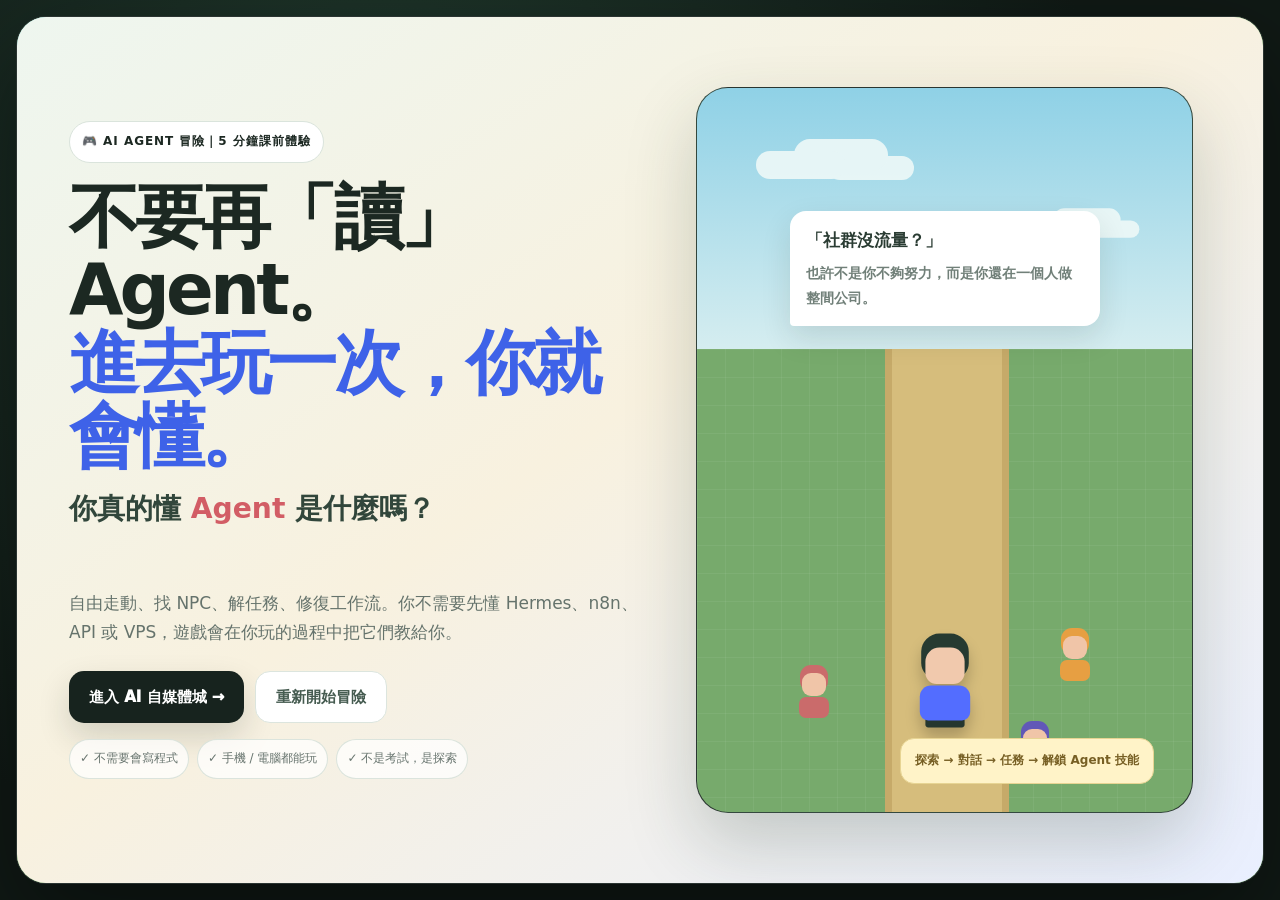
<file: hermes-social-academy/index.html>
<!doctype html><html lang="zh-Hant"><head><meta charset="utf-8"><meta name="viewport" content="width=device-width,initial-scale=1"><title>Hermes AI Agent 冒險｜自媒體自動化課前體驗</title></head><body><div style="font-family:system-ui;padding:24px">正在載入 Hermes AI Agent 冒險…</div><script src="chunk1.js"></script><script src="chunk2.js"></script><script src="chunk3.js"></script><script src="chunk4.js"></script><script src="chunk5.js"></script><script src="chunk6.js"></script><script src="chunk7.js"></script><script>(async()=>{try{const a=Uint8Array.from(atob(window.__HSOA),c=>c.charCodeAt(0));const ds=new DecompressionStream('gzip');let t=await new Response(new Blob([a]).stream().pipeThrough(ds)).text();t=t.replace('</head>','<link rel="stylesheet" href="game.css"></head>');t=t.replace('</body>','<script src="game-overlay.js"></scr'+'ipt></body>');document.open();document.write(t);document.close()}catch(e){document.body.innerHTML='<pre style="padding:24px">載入失敗，請使用新版 Chrome / Edge / Safari。\n'+e+'</pre>'}})()</script></body></html>
</file>
<file: agent-factory-v1/styles.css>
:root{
  --bg:#08111a;--panel:#101d29;--panel2:#142536;--line:#23384a;--text:#eef7ff;--muted:#92a9ba;
  --cyan:#52d9ff;--green:#75eba6;--orange:#ffb45b;--pink:#ff7599;--purple:#a88bff;--red:#ff6969;--yellow:#ffd765;
  --shadow:0 24px 70px rgba(0,0,0,.28);--radius:22px;
}
*{box-sizing:border-box}html{scroll-behavior:smooth}body{margin:0;font-family:Inter,"Noto Sans TC","PingFang TC","Microsoft JhengHei",system-ui,sans-serif;background:radial-gradient(circle at 20% 0%,#173349 0,#0b1824 30%,#071018 68%);color:var(--text);min-height:100vh;overflow-x:hidden}
button{font:inherit;color:inherit}.hidden{display:none!important}.sr{position:absolute;width:1px;height:1px;overflow:hidden;clip:rect(0,0,0,0)}
#app{min-height:100vh}.glass{background:linear-gradient(180deg,rgba(20,36,50,.96),rgba(11,24,35,.96));border:1px solid rgba(139,190,220,.15);box-shadow:var(--shadow);backdrop-filter:blur(16px)}
.splash{min-height:100vh;position:relative;display:grid;place-items:center;padding:24px;overflow:hidden}
.splash:before,.splash:after{content:"";position:absolute;border-radius:50%;filter:blur(6px);opacity:.28;animation:float 7s ease-in-out infinite}.splash:before{width:520px;height:520px;background:#1ba9d6;right:-160px;top:-180px}.splash:after{width:420px;height:420px;background:#6d4dff;left:-190px;bottom:-160px;animation-delay:-2s}
.factory-hero{width:min(1160px,100%);display:grid;grid-template-columns:1.04fr .96fr;gap:34px;align-items:center;position:relative;z-index:2}
.badge{display:inline-flex;gap:8px;align-items:center;border:1px solid rgba(82,217,255,.28);background:rgba(82,217,255,.08);padding:8px 12px;border-radius:999px;font-size:12px;font-weight:900;letter-spacing:.08em;color:#bdeeff}.hero-copy h1{font-size:clamp(46px,6.3vw,82px);line-height:1.02;letter-spacing:-.055em;margin:18px 0 16px}.hero-copy h1 em{font-style:normal;color:var(--cyan)}.hero-copy p{font-size:18px;line-height:1.8;color:#aec1cf;max-width:700px;margin:0}.hook{margin-top:22px;padding:16px 18px;border-left:3px solid var(--yellow);background:rgba(255,215,101,.07);border-radius:8px 16px 16px 8px;color:#fbeabb}.hero-actions{display:flex;gap:10px;flex-wrap:wrap;margin-top:26px}.primary,.secondary{border:0;border-radius:15px;min-height:52px;padding:0 20px;font-weight:900;cursor:pointer;transition:.2s}.primary{background:linear-gradient(135deg,#3dd7ff,#5b7cff);color:#061018;box-shadow:0 12px 32px rgba(61,215,255,.18)}.primary:hover{transform:translateY(-2px)}.secondary{background:#142434;border:1px solid #2b4052;color:#cbe0ed}.secondary:hover{background:#1a2c3d}.hero-foot{display:flex;gap:10px;flex-wrap:wrap;margin-top:16px;color:#8fa8ba;font-size:12px}.hero-foot span{padding:7px 10px;border-radius:999px;background:rgba(255,255,255,.04);border:1px solid rgba(255,255,255,.07)}
.factory-preview{position:relative;min-height:560px;border-radius:30px;padding:22px;overflow:hidden}.factory-preview:before{content:"";position:absolute;inset:0;background:linear-gradient(rgba(82,217,255,.03) 1px,transparent 1px),linear-gradient(90deg,rgba(82,217,255,.03) 1px,transparent 1px);background-size:30px 30px}.preview-top{position:relative;display:flex;justify-content:space-between;align-items:center}.preview-top b{font-size:14px}.live{display:flex;align-items:center;gap:7px;color:#a6f8c4;font-size:12px}.live i{width:8px;height:8px;border-radius:50%;background:#6ceaa1;box-shadow:0 0 0 5px rgba(108,234,161,.12);animation:pulse 1.6s infinite}.preview-floor{position:relative;height:470px;margin-top:14px}.source,.sink,.station-preview{position:absolute;border-radius:18px;padding:12px;background:#142638;border:1px solid #2a4255;box-shadow:0 12px 28px rgba(0,0,0,.18)}.source{left:4%;top:41%;width:120px}.sink{right:3%;top:41%;width:120px}.station-preview{width:150px}.station-preview.s1{left:33%;top:15%}.station-preview.s2{left:33%;top:62%}.station-preview.s3{right:28%;top:39%}.station-preview strong{display:block;font-size:13px;margin-bottom:3px}.station-preview span,.source span,.sink span{font-size:11px;color:#8ea7b8}.station-icon{width:42px;height:42px;border-radius:13px;display:grid;place-items:center;font-size:22px;margin-bottom:9px;background:#0b1823}.conveyor{position:absolute;height:5px;background:#2e4657;border-radius:999px;overflow:hidden}.conveyor:after{content:"";position:absolute;inset:0;background:repeating-linear-gradient(90deg,transparent 0 16px,rgba(82,217,255,.6) 16px 22px);animation:belt 1s linear infinite}.cv1{left:22%;top:45%;width:18%;transform:rotate(-25deg)}.cv2{left:22%;top:58%;width:18%;transform:rotate(25deg)}.cv3{left:45%;top:31%;width:27%;transform:rotate(23deg)}.cv4{left:45%;top:65%;width:27%;transform:rotate(-23deg)}.cv5{right:14%;top:51%;width:15%}.task-cube{position:absolute;width:28px;height:28px;border-radius:8px;background:linear-gradient(145deg,#ffde76,#ff9b4a);box-shadow:0 10px 18px rgba(0,0,0,.25),inset 0 0 0 2px rgba(255,255,255,.25);display:grid;place-items:center;color:#482d00;font-size:13px;font-weight:900;animation:cubeTour 7s ease-in-out infinite}.robot{position:absolute;right:20px;bottom:14px;width:100px;height:120px;animation:float 3.7s ease-in-out infinite}.robot-head{width:72px;height:58px;border-radius:22px;background:#e8f8ff;border:4px solid #60d8ff;position:absolute;left:14px;top:0;box-shadow:0 10px 20px rgba(0,0,0,.18)}.robot-head:before,.robot-head:after{content:"";position:absolute;top:22px;width:10px;height:10px;border-radius:50%;background:#142536}.robot-head:before{left:18px}.robot-head:after{right:18px}.robot-body{position:absolute;left:8px;top:54px;width:84px;height:58px;border-radius:18px;background:linear-gradient(145deg,#5be2ff,#5978ff);border:4px solid #dff9ff}.robot-body:after{content:"AI";position:absolute;inset:0;display:grid;place-items:center;color:#07111b;font-weight:1000}.robot-arm{position:absolute;width:18px;height:48px;border-radius:10px;background:#dff9ff;top:62px}.robot-arm.a{left:-3px;transform:rotate(14deg)}.robot-arm.b{right:-3px;transform:rotate(-16deg)}
.game{display:none;min-height:100vh;padding:14px;gap:12px;grid-template-columns:270px minmax(0,1fr) 300px;grid-template-rows:auto 1fr auto}.game.active{display:grid}.topbar{grid-column:1/-1;display:flex;align-items:center;gap:12px;padding:10px 14px;border-radius:18px}.brand{font-weight:1000;letter-spacing:-.02em}.top-stats{margin-left:auto;display:flex;gap:8px}.stat{padding:8px 12px;border-radius:12px;background:#0b1823;border:1px solid #22384a;font-size:12px;color:#a6bdcc}.stat b{color:#fff}.sound-btn{border:1px solid #2b4254;background:#142638;border-radius:11px;min-width:40px;height:38px;cursor:pointer}.sidebar,.rightbar{border-radius:20px;padding:14px;min-height:640px;overflow:hidden}.mission-head{font-size:11px;color:#7f9aad;letter-spacing:.12em;text-transform:uppercase;font-weight:900}.mission-title{font-size:21px;line-height:1.2;margin:8px 0 7px}.mission-desc{font-size:13px;color:#9fb2c1;line-height:1.65}.level-map{display:grid;gap:8px;margin-top:16px}.level-btn{width:100%;text-align:left;border:1px solid #263c4e;background:#0d1b27;padding:10px;border-radius:13px;cursor:pointer;color:#a8bfce;transition:.2s}.level-btn.active{border-color:#50d7ff;background:rgba(82,217,255,.09);color:#e9faff}.level-btn.done:after{content:"✓";float:right;color:#75eba6;font-weight:900}.level-btn.lock{opacity:.38;cursor:not-allowed}.level-btn small{display:block;color:#6f8a9e;margin-top:3px}.lesson-note{margin-top:15px;padding:12px;border-radius:13px;background:rgba(168,139,255,.08);border:1px solid rgba(168,139,255,.2);font-size:12px;line-height:1.6;color:#c7baf9}.lesson-note b{display:block;color:#e2dbff;margin-bottom:4px}
.center{min-width:0;display:flex;flex-direction:column;gap:10px}.factory{position:relative;min-height:640px;border-radius:22px;overflow:hidden;background:linear-gradient(180deg,#0e1d2a,#0a1620);border:1px solid #22394a;box-shadow:var(--shadow)}.factory-grid{position:absolute;inset:0;background:linear-gradient(rgba(104,163,196,.035) 1px,transparent 1px),linear-gradient(90deg,rgba(104,163,196,.035) 1px,transparent 1px);background-size:32px 32px;pointer-events:none}.factory-zone{position:absolute;top:18px;left:18px;font-size:11px;color:#67879d;letter-spacing:.12em;text-transform:uppercase}.pipeline{position:absolute;left:4%;right:4%;top:48%;transform:translateY(-50%);display:grid;grid-template-columns:120px repeat(5,minmax(115px,1fr)) 120px;gap:18px;align-items:center}.pipeline:before{content:"";position:absolute;left:7%;right:7%;top:50%;height:6px;transform:translateY(-50%);border-radius:999px;background:#223a4c;box-shadow:inset 0 0 0 1px rgba(255,255,255,.025);z-index:0}.pipeline:after{content:"";position:absolute;left:7%;right:7%;top:calc(50% - 1px);height:2px;background:repeating-linear-gradient(90deg,rgba(82,217,255,.75) 0 14px,transparent 14px 24px);animation:belt .9s linear infinite;z-index:0}.terminal,.slot{min-height:118px;border-radius:18px;border:1px solid #294458;background:linear-gradient(180deg,#142638,#10202f);padding:12px;position:relative;display:flex;flex-direction:column;justify-content:center;align-items:center;text-align:center}.terminal{background:linear-gradient(180deg,#173045,#112538);z-index:2}.slot{z-index:2}.terminal .big,.slot .big{font-size:28px;margin-bottom:7px}.terminal b,.slot b{font-size:13px}.terminal span,.slot span{font-size:10px;color:#7693a7;margin-top:4px}.slot.empty{border-style:dashed;background:rgba(18,36,51,.54)}.slot.empty:after{content:"＋ 放入工作站";font-size:11px;color:#5e7d92}.slot.selected{box-shadow:0 0 0 2px var(--cyan),0 0 30px rgba(82,217,255,.12)}.slot.running{animation:stationRun .7s ease infinite}.slot.error{border-color:var(--red);box-shadow:0 0 0 2px rgba(255,105,105,.25)}.slot.ok{border-color:var(--green)}.task-token{position:absolute;width:32px;height:32px;border-radius:9px;background:linear-gradient(145deg,#ffe578,#ff9b4c);box-shadow:0 12px 24px rgba(0,0,0,.3),inset 0 0 0 2px rgba(255,255,255,.28);z-index:8;display:grid;place-items:center;color:#3c2700;font-size:14px;font-weight:1000;opacity:0;transition:left .5s ease,top .5s ease,transform .5s ease}.task-token.show{opacity:1}.task-token.fail{background:linear-gradient(145deg,#ff9b9b,#ff5d76);color:#4e0b16}.task-token.success{background:linear-gradient(145deg,#a6ffbf,#47db8a);color:#08351d}.bottleneck{position:absolute;left:50%;top:76%;transform:translateX(-50%);width:min(660px,90%);padding:12px 16px;border-radius:14px;background:#101f2d;border:1px solid #274459;text-align:center;font-size:13px;color:#9eb4c3;opacity:0;transition:.25s}.bottleneck.show{opacity:1}.bottleneck.bad{border-color:rgba(255,105,105,.4);color:#ffc1c1}.bottleneck.good{border-color:rgba(117,235,166,.4);color:#c5ffd8}.factory-fx{position:absolute;inset:0;pointer-events:none;overflow:hidden}.spark{position:absolute;width:7px;height:7px;border-radius:50%;background:var(--cyan);animation:spark .7s ease-out forwards}
.palette{grid-column:1/-1;border-radius:18px;padding:10px;display:flex;align-items:center;gap:9px;overflow-x:auto}.palette-label{font-size:11px;color:#6e8b9e;font-weight:900;letter-spacing:.1em;text-transform:uppercase;padding:0 6px;white-space:nowrap}.tool{min-width:128px;border:1px solid #2b4254;background:#0e1d2a;border-radius:14px;padding:10px;text-align:left;cursor:pointer;transition:.2s}.tool:hover{transform:translateY(-2px);border-color:#4d748e}.tool.lock{opacity:.3;cursor:not-allowed}.tool .ico{font-size:20px}.tool b{display:block;font-size:12px;margin:4px 0 2px}.tool small{display:block;color:#6f8b9f;font-size:10px}.tool.hermes{--c:var(--cyan)}.tool.n8n{--c:var(--orange)}.tool.cron{--c:var(--purple)}.tool.chatgpt{--c:var(--green)}.tool.human{--c:var(--pink)}.tool.research{--c:#68a6ff}.tool.writer{--c:#ffcb65}.tool.notion{--c:#fff}.tool.telegram{--c:#59bfff}.tool.active{border-color:var(--c);box-shadow:0 0 0 2px color-mix(in srgb,var(--c) 28%, transparent)}
.rightbar h3{font-size:14px;margin:0 0 10px}.queue{display:grid;gap:8px}.ticket{padding:10px;border-radius:12px;background:#0c1a26;border:1px solid #21384a}.ticket-top{display:flex;justify-content:space-between;gap:8px}.ticket b{font-size:12px}.ticket span{font-size:10px;color:#6f8b9f}.ticket p{font-size:11px;line-height:1.5;color:#91a8b8;margin:5px 0 0}.meter{margin-top:14px}.meter-head{display:flex;justify-content:space-between;font-size:11px;color:#7591a4}.meter-bar{height:8px;border-radius:999px;background:#0a1620;overflow:hidden;margin-top:6px}.meter-bar i{display:block;height:100%;width:25%;background:linear-gradient(90deg,#52d9ff,#75eba6);border-radius:999px;transition:.3s}.agentpedia{margin-top:16px}.pedia-grid{display:grid;grid-template-columns:1fr 1fr;gap:7px}.pedia{padding:9px;border-radius:11px;background:#0d1c28;border:1px solid #223b4d;font-size:11px}.pedia.lock{filter:grayscale(1);opacity:.36}.pedia b{display:block;margin-top:3px}.pedia small{color:#6e8a9e}.run-btn{width:100%;margin-top:15px;min-height:48px;border:0;border-radius:14px;background:linear-gradient(135deg,#5ee3ff,#6178ff);color:#08111a;font-weight:1000;cursor:pointer}.run-btn:disabled{opacity:.35;cursor:not-allowed}.clear-btn{width:100%;margin-top:8px;min-height:42px;border:1px solid #2b4356;border-radius:13px;background:#132331;color:#a7bdcb;cursor:pointer}.result-card{margin-top:12px;padding:12px;border-radius:13px;border:1px solid #2c4455;background:#0a1823;display:none}.result-card.show{display:block}.result-card.bad{border-color:rgba(255,105,105,.38)}.result-card b{display:block;font-size:13px}.result-card p{font-size:11px;line-height:1.6;color:#90a6b6;margin:5px 0 0}
.modal{position:fixed;inset:0;display:none;place-items:center;padding:20px;background:rgba(3,9,14,.74);backdrop-filter:blur(10px);z-index:100}.modal.show{display:grid}.modal-card{width:min(560px,100%);border-radius:26px;padding:26px;text-align:center}.stars{font-size:38px;letter-spacing:8px}.modal-card h2{font-size:29px;margin:12px 0 8px}.modal-card p{color:#a9bdca;line-height:1.7}.unlock{display:flex;justify-content:center;gap:8px;flex-wrap:wrap;margin:15px 0}.unlock span{padding:8px 10px;border-radius:999px;background:#0d1c28;border:1px solid #2b4456;font-size:12px}.modal-actions{display:flex;gap:9px;justify-content:center;flex-wrap:wrap}.modal-actions button{min-height:45px;border-radius:13px;padding:0 16px;border:0;font-weight:900;cursor:pointer}.next-btn{background:#64ddff;color:#071018}.replay-btn{background:#1a2d3d;border:1px solid #314a5d!important;color:#c7d9e5}
.tutorial{position:fixed;inset:0;z-index:110;display:none;pointer-events:none}.tutorial.show{display:block}.spotlight{position:absolute;border:2px solid var(--yellow);border-radius:16px;box-shadow:0 0 0 9999px rgba(0,0,0,.62),0 0 30px rgba(255,215,101,.25);transition:.3s}.coach{position:absolute;width:min(360px,calc(100vw - 24px));padding:15px;border-radius:16px;background:#172838;border:1px solid #365168;box-shadow:var(--shadow);pointer-events:auto}.coach b{display:block;margin-bottom:5px}.coach p{font-size:12px;color:#a7bbc8;line-height:1.65;margin:0 0 10px}.coach button{float:right;border:0;border-radius:10px;background:#ffd765;color:#2d2100;padding:8px 12px;font-weight:900;cursor:pointer}
@keyframes belt{to{transform:translateX(20px)}}@keyframes pulse{50%{transform:scale(1.2);opacity:.7}}@keyframes float{50%{transform:translateY(-10px)}}@keyframes cubeTour{0%,10%{left:8%;top:48%}25%{left:36%;top:24%}46%{left:36%;top:70%}68%{left:69%;top:48%}90%,100%{left:86%;top:48%}}@keyframes stationRun{50%{box-shadow:0 0 0 3px rgba(82,217,255,.14),0 0 28px rgba(82,217,255,.2)}}@keyframes spark{to{transform:translate(var(--dx),var(--dy)) scale(.2);opacity:0}}
@media(max-width:1120px){.game.active{grid-template-columns:230px minmax(0,1fr);grid-template-rows:auto 1fr auto auto}.rightbar{grid-column:1/-1;min-height:auto;display:grid;grid-template-columns:1fr 1fr;gap:14px}.run-area{grid-column:2}.factory{min-height:600px}.pipeline{grid-template-columns:90px repeat(5,minmax(90px,1fr)) 90px;gap:10px}.terminal,.slot{min-height:105px;padding:8px}}
@media(max-width:760px){.factory-hero{grid-template-columns:1fr}.factory-preview{min-height:480px}.preview-floor{height:390px}.hero-copy h1{font-size:47px}.game{padding:8px}.game.active{display:flex;flex-direction:column}.topbar{order:0}.sidebar{order:1;min-height:auto}.center{order:2}.rightbar{order:3;display:block;min-height:auto}.palette{order:4;position:sticky;bottom:8px;z-index:20}.factory{min-height:520px}.pipeline{left:16px;right:auto;top:50%;width:calc(100% - 32px);display:flex;overflow-x:auto;gap:10px;padding:30px 0 18px;transform:translateY(-50%);scroll-snap-type:x mandatory}.terminal,.slot{min-width:112px;min-height:110px;scroll-snap-align:center}.bottleneck{top:80%;font-size:11px}.top-stats{gap:4px}.stat{padding:7px 8px}.stat.hide-mobile{display:none}.sidebar,.rightbar{border-radius:16px}.level-map{grid-template-columns:1fr 1fr}.mission-title{font-size:18px}.pedia-grid{grid-template-columns:repeat(3,1fr)}.tutorial{display:none!important}}
@media(max-width:460px){.splash{padding:16px}.factory-preview{display:none}.hero-copy h1{font-size:42px}.hero-copy p{font-size:16px}.hero-actions{display:grid}.primary,.secondary{width:100%}.level-map{grid-template-columns:1fr}.topbar{padding:8px}.brand{font-size:13px}.stat{font-size:10px}.factory{min-height:500px}.palette{padding:8px}.tool{min-width:110px}.rightbar{padding:12px}}
@media(prefers-reduced-motion:reduce){*,*:before,*:after{animation-duration:.01ms!important;animation-iteration-count:1!important;scroll-behavior:auto!important}}
</file>
<file: agent-factory-v1/v2.css>
:root{--v2-cyan:#2be9ff;--v2-pink:#ff4fa3;--v2-purple:#a46cff;--v2-lime:#87f34d;--v2-yellow:#ffd74f;--v2-orange:#ff9f3d}
body{background:radial-gradient(circle at 12% 0%,rgba(255,79,163,.22),transparent 30%),radial-gradient(circle at 88% 8%,rgba(43,233,255,.18),transparent 30%),linear-gradient(180deg,#120a2b,#080516 72%)!important}.glass{background:linear-gradient(180deg,rgba(35,27,78,.95),rgba(18,14,48,.97))!important;border-color:rgba(182,157,255,.26)!important}.badge{background:linear-gradient(90deg,rgba(43,233,255,.14),rgba(255,79,163,.12))!important;border-color:rgba(43,233,255,.36)!important}.hero-copy h1{font-size:clamp(46px,5.6vw,76px)!important;line-height:1.02!important;max-width:680px;text-wrap:balance}.hero-copy h1 em{background:linear-gradient(90deg,#2be9ff,#8c6fff 45%,#ff4fa3 78%,#ffd74f);-webkit-background-clip:text;color:transparent!important}.hook{background:linear-gradient(135deg,rgba(255,215,79,.13),rgba(255,79,163,.09))!important;border:1px solid rgba(255,215,79,.28)!important}.primary{background:linear-gradient(135deg,#2be9ff,#7d6dff 48%,#ff4fa3)!important;color:#100827!important;box-shadow:0 14px 34px rgba(86,106,255,.28)!important}.factory-preview{border-color:rgba(164,108,255,.32)!important;background:linear-gradient(180deg,#211b50,#0e0c2c)!important}.factory-preview:before{background:linear-gradient(rgba(126,104,255,.07) 1px,transparent 1px),linear-gradient(90deg,rgba(126,104,255,.07) 1px,transparent 1px)!important;background-size:30px 30px!important}.station-preview,.source,.sink{background:linear-gradient(180deg,#2d2767,#181642)!important;border-color:#514795!important}.conveyor:after{background:repeating-linear-gradient(90deg,#2be9ff 0 12px,#a46cff 12px 24px,#ff4fa3 24px 36px,transparent 36px 48px)!important;filter:drop-shadow(0 0 5px #6c61ff)}.robot-body{background:linear-gradient(145deg,#2be9ff,#7567ff 54%,#ff4fa3)!important}.game{background:transparent}.topbar{border-color:#443985!important}.brand{font-weight:1000}.brand:after{content:'V2';font-size:10px;padding:4px 7px;margin-left:7px;border-radius:999px;background:linear-gradient(90deg,#2be9ff,#ff4fa3);color:#14092e}.stat{background:rgba(255,255,255,.06)!important;border-color:rgba(255,255,255,.09)!important}.factory{background:radial-gradient(circle at 50% 42%,#292365 0,#17143f 36%,#0c0a25 80%)!important;border-color:#4b4091!important}.factory-grid{background:linear-gradient(rgba(122,99,255,.06) 1px,transparent 1px),linear-gradient(90deg,rgba(122,99,255,.06) 1px,transparent 1px)!important;background-size:34px 34px!important}.pipeline:before{height:10px!important;background:#3b3376!important}.pipeline:after{height:4px!important;background:repeating-linear-gradient(90deg,#2be9ff 0 13px,#a46cff 13px 26px,#ff4fa3 26px 39px,transparent 39px 50px)!important;filter:drop-shadow(0 0 6px #7567ff);animation-duration:.65s!important}.terminal,.slot{background:linear-gradient(180deg,#2a245f,#181542)!important;border-color:#52489a!important}.slot.empty{background:rgba(33,27,76,.66)!important}.slot.running{border-color:#2be9ff!important;box-shadow:0 0 32px rgba(43,233,255,.28)!important;animation:v2Station .52s ease infinite!important}.slot.ok{border-color:#87f34d!important;box-shadow:0 0 28px rgba(135,243,77,.2)!important}.slot.error{border-color:#ff5468!important;box-shadow:0 0 30px rgba(255,84,104,.23)!important}.task-token{width:38px!important;height:38px!important;background:linear-gradient(145deg,#ffd74f,#ff783e)!important;box-shadow:0 12px 26px rgba(0,0,0,.35),0 0 25px rgba(255,190,68,.35)!important}.level-btn{background:#15123b!important;border-color:#42387d!important}.level-btn.active{border-color:#2be9ff!important;background:linear-gradient(135deg,rgba(43,233,255,.13),rgba(164,108,255,.18))!important;box-shadow:0 0 22px rgba(43,233,255,.1)}.level-btn.done:after{content:'★'!important;color:#ffd74f!important}.lesson-note{background:linear-gradient(135deg,rgba(164,108,255,.15),rgba(255,79,163,.08))!important;border-color:rgba(164,108,255,.28)!important}.ticket,.pedia{background:rgba(255,255,255,.055)!important;border-color:rgba(255,255,255,.08)!important}.meter-bar{background:#2d275e!important;height:10px!important}.meter-bar i{background:linear-gradient(90deg,#2be9ff,#87f34d,#ffd74f)!important}.run-btn{background:linear-gradient(135deg,#87f34d,#2be9ff)!important;color:#07131a!important;min-height:50px!important}.clear-btn{background:#302961!important;min-height:46px!important}.tool{border-radius:16px!important;background:linear-gradient(180deg,#2b255e,#17143d)!important;border-color:#514693!important;transition:.18s!important}.tool:not(.lock):hover{transform:translateY(-3px)!important;box-shadow:0 10px 28px rgba(85,68,170,.28)!important}.tool:not(.lock):nth-of-type(2){border-color:#87f34d!important}.tool:not(.lock):nth-of-type(3){border-color:#2be9ff!important}.tool:not(.lock):nth-of-type(4){border-color:#5c75ff!important}.tool:not(.lock):nth-of-type(5){border-color:#ffd74f!important}.tool:not(.lock):nth-of-type(6){border-color:#ff9f3d!important}.tool:not(.lock):nth-of-type(7){border-color:#a46cff!important}.tool:not(.lock):nth-of-type(8){border-color:#ff4fa3!important}.v2-workers{position:absolute;inset:0;pointer-events:none;z-index:1}.v2-bot{position:absolute;width:28px;height:28px;border-radius:9px;background:#fff;border:3px solid #2be9ff;box-shadow:0 8px 20px rgba(0,0,0,.28);animation:v2Patrol 8s ease-in-out infinite}.v2-bot:after{content:'• •';position:absolute;left:0;right:0;top:4px;text-align:center;color:#1a1237;font-size:9px;letter-spacing:3px}.v2-bot.b1{left:12%;top:18%}.v2-bot.b2{left:70%;top:20%;animation-delay:-3s}.v2-bot.b3{left:48%;top:76%;animation-delay:-5s}.v2-weather{position:absolute;right:16px;top:16px;z-index:8;padding:7px 10px;border-radius:999px;background:rgba(255,255,255,.07);border:1px solid rgba(255,255,255,.1);font-size:11px}.v2-combo{position:absolute;right:24px;bottom:88px;z-index:30;font-weight:1000;font-size:30px;color:#ffd74f;text-shadow:0 3px 0 #5c2900,0 0 22px rgba(255,215,79,.45);opacity:0}.v2-combo.show{animation:v2Combo .9s ease}.v2-fx{position:absolute;inset:0;pointer-events:none;z-index:30}.v2-spark{position:absolute;width:9px;height:9px;border-radius:3px;animation:v2Spark .8s ease-out forwards}.v2-toast{position:fixed;top:74px;left:50%;transform:translate(-50%,-15px);opacity:0;z-index:999;padding:11px 16px;border-radius:999px;background:#18143f;border:1px solid #5b4ca4;color:#fff;font-size:12px;font-weight:900;box-shadow:0 18px 46px rgba(0,0,0,.35);transition:.24s;pointer-events:none}.v2-toast.show{opacity:1;transform:translate(-50%,0)}.v2-toast.good{border-color:#87f34d}.v2-toast.bad{border-color:#ff5468}.v2-top-btn{width:40px;height:38px;border-radius:11px;border:1px solid rgba(255,255,255,.11);background:rgba(255,255,255,.07);color:white;cursor:pointer}.v2-hint,.v2-boost{min-height:46px;border:0;border-radius:13px;font-weight:1000;cursor:pointer}.v2-hint{background:linear-gradient(135deg,#ffd74f,#ff9f3d);color:#3a1d00}.v2-boost{background:linear-gradient(135deg,#a46cff,#ff4fa3);color:white}.v2-mobile-dock{display:none}.v2-help{font-size:10px;color:#8c80ad;text-align:center;margin-top:7px}.factory.v2-boosting .pipeline:after{animation-duration:.22s!important}.factory.v2-boosting:after{content:'';position:absolute;inset:0;background:repeating-linear-gradient(110deg,transparent 0 34px,rgba(255,255,255,.04) 35px 37px);animation:belt .4s linear infinite;pointer-events:none}
@keyframes v2Station{50%{transform:translateY(-4px) scale(1.025)}}@keyframes v2Patrol{0%,100%{transform:translate(0,0)}25%{transform:translate(58px,16px)}50%{transform:translate(88px,-16px)}75%{transform:translate(22px,26px)}}@keyframes v2Spark{to{transform:translate(var(--dx),var(--dy)) rotate(240deg);opacity:0}}@keyframes v2Combo{0%{opacity:0;transform:scale(.4) rotate(-10deg)}25%{opacity:1;transform:scale(1.25) rotate(4deg)}70%{opacity:1}100%{opacity:0;transform:scale(.85)}}
@media(max-width:760px){body{padding-bottom:78px!important}.game.active{display:flex!important;flex-direction:column!important;padding:9px!important}.topbar{position:sticky;top:7px;z-index:90;flex-wrap:wrap}.brand{width:100%}.top-stats{position:absolute;right:8px;top:8px}.sidebar,.rightbar{min-height:auto!important;padding:12px!important}.level-map{display:flex!important;overflow-x:auto;padding-bottom:5px}.level-btn{min-width:176px}.lesson-note{display:none}.factory{min-height:530px!important}.pipeline{left:8px!important;right:8px!important;display:grid!important;grid-template-columns:88px repeat(5,92px) 88px!important;gap:9px!important;overflow-x:auto!important;padding:0 8px 18px!important}.pipeline:before,.pipeline:after{display:none!important}.terminal,.slot{min-width:88px;min-height:110px!important}.v2-bot{display:none}.rightbar{display:block!important}.agentpedia{display:none}.run-area{display:none!important}.palette{position:sticky;bottom:76px;z-index:70;padding:8px!important}.palette-label{display:none}.tool{min-width:112px!important;max-width:112px!important}.v2-mobile-dock{position:fixed;left:8px;right:8px;bottom:max(8px,env(safe-area-inset-bottom));z-index:110;display:grid;grid-template-columns:1fr 1fr 1.5fr;gap:7px;padding:7px;border-radius:18px;background:rgba(25,20,58,.96);border:1px solid #5a4ba2;box-shadow:0 18px 48px rgba(0,0,0,.42);backdrop-filter:blur(18px)}.v2-mobile-dock button{min-height:50px;border:0;border-radius:13px;font-weight:1000}.v2-m-clear{background:#322a65;color:white}.v2-m-hint{background:linear-gradient(135deg,#ffd74f,#ff9f3d);color:#381c00}.v2-m-run{background:linear-gradient(135deg,#87f34d,#2be9ff);color:#07131a}.v2-toast{top:116px;max-width:90%;text-align:center}.factory-preview{display:none!important}.factory-hero{grid-template-columns:1fr!important}.hero-actions{display:grid}.primary,.secondary{width:100%}}
@media(max-width:430px){.hero-copy h1{font-size:39px!important}.queue{grid-template-columns:1fr!important}.factory{min-height:500px!important}.stat{font-size:10px!important;padding:6px 8px!important}}
@media(prefers-reduced-motion:reduce){.v2-bot,.v2-combo.show,.v2-spark{animation:none!important}}
</file>
<file: agent-factory-v1/v3.css>
/* Agent Factory V3: beginner-friendly learning layer */
.v3-coachbar{position:relative;z-index:8;display:grid;grid-template-columns:minmax(0,1fr) auto;gap:12px;align-items:center;padding:14px 15px;border-radius:18px;background:linear-gradient(135deg,rgba(43,233,255,.12),rgba(164,108,255,.12) 48%,rgba(255,79,163,.09));border:1px solid rgba(92,231,255,.3);box-shadow:0 14px 32px rgba(0,0,0,.18);overflow:hidden}.v3-coachbar:before{content:"";position:absolute;right:-30px;top:-60px;width:170px;height:170px;border-radius:50%;background:radial-gradient(circle,rgba(255,215,79,.17),transparent 65%);pointer-events:none}.v3-coach-main{display:flex;gap:12px;align-items:flex-start;min-width:0}.v3-coach-avatar{width:48px;height:48px;border-radius:15px;display:grid;place-items:center;flex:0 0 auto;font-size:24px;background:linear-gradient(145deg,#2be9ff,#7b6dff 56%,#ff4fa3);box-shadow:0 8px 20px rgba(65,136,255,.25);animation:v3CoachBob 2.6s ease-in-out infinite}.v3-coach-copy{min-width:0}.v3-coach-title{display:flex;align-items:center;gap:8px;flex-wrap:wrap;font-weight:1000;font-size:14px}.v3-mode{padding:4px 8px;border-radius:999px;background:rgba(135,243,77,.13);border:1px solid rgba(135,243,77,.3);color:#cfffaf;font-size:10px;letter-spacing:.05em}.v3-coach-copy p{margin:4px 0 0;color:#d6caec;font-size:13px;line-height:1.55}.v3-coach-actions{display:flex;gap:7px;flex-wrap:wrap;justify-content:flex-end}.v3-help-btn{min-height:42px;padding:0 11px;border-radius:12px;border:1px solid rgba(255,255,255,.13);background:rgba(255,255,255,.07);color:#fff;font-weight:900;font-size:12px;cursor:pointer;transition:.18s}.v3-help-btn:hover{transform:translateY(-1px);background:rgba(255,255,255,.12)}.v3-help-btn.primary{background:linear-gradient(135deg,#2be9ff,#786fff);color:#10072b;border:0}.v3-help-btn.magic{background:linear-gradient(135deg,#ffd74f,#ff8f4f);color:#3b1600;border:0}.v3-help-btn.challenge{background:rgba(255,79,163,.1);border-color:rgba(255,79,163,.25)}.v3-why{display:none;margin-top:9px;padding:10px 12px;border-radius:12px;background:rgba(255,255,255,.055);border:1px solid rgba(255,255,255,.08);font-size:12px;line-height:1.65;color:#d9cfec}.v3-why.show{display:block;animation:v3Fade .22s ease}.slot.empty[data-ghost]::after{content:attr(data-ghost);position:absolute;inset:7px;border:1px dashed rgba(255,255,255,.2);border-radius:12px;display:grid;place-items:center;text-align:center;padding:6px;color:#9f94c4;font-size:11px;line-height:1.35;white-space:pre-line;pointer-events:none}.slot.empty[data-ghost].v3-ghost-strong::after{color:#e5dcff;border-color:rgba(43,233,255,.43);background:rgba(43,233,255,.045)}.tool.v3-next-tool{animation:v3ToolPulse 1s ease-in-out infinite;box-shadow:0 0 0 3px rgba(255,215,79,.22),0 0 26px rgba(255,215,79,.28)!important;border-color:#ffd74f!important}.slot.v3-target-slot{box-shadow:0 0 0 3px rgba(43,233,255,.2),0 0 24px rgba(43,233,255,.17)!important;border-color:#2be9ff!important}.slot.v3-target-slot:before{content:"下一步放這裡";position:absolute;left:50%;bottom:-27px;transform:translateX(-50%);white-space:nowrap;font-size:10px;font-weight:900;color:#aef6ff;background:#171238;padding:4px 7px;border-radius:7px;border:1px solid #3a5984;z-index:12}.v3-rescue{position:absolute;left:18px;right:18px;bottom:18px;z-index:20;display:none;grid-template-columns:auto minmax(0,1fr) auto;gap:12px;align-items:center;padding:14px 15px;border-radius:18px;background:linear-gradient(135deg,rgba(55,20,66,.96),rgba(31,20,68,.98));border:1px solid rgba(255,111,163,.36);box-shadow:0 18px 42px rgba(0,0,0,.36)}.v3-rescue.show{display:grid;animation:v3RescueIn .28s ease}.v3-rescue-icon{width:44px;height:44px;border-radius:14px;display:grid;place-items:center;background:rgba(255,215,79,.12);font-size:22px}.v3-rescue b{display:block;font-size:13px}.v3-rescue p{margin:3px 0 0;font-size:12px;line-height:1.55;color:#d8cce9}.v3-rescue-actions{display:flex;gap:7px;flex-wrap:wrap}.v3-rescue-actions button{min-height:38px;padding:0 10px;border-radius:10px;border:1px solid rgba(255,255,255,.14);background:rgba(255,255,255,.08);color:white;font-weight:900;font-size:11px}.v3-rescue-actions .fix{background:linear-gradient(135deg,#ffd74f,#ff9f3d);color:#321000;border:0}.v3-level-intro{position:fixed;inset:0;z-index:999999;display:none;place-items:center;padding:18px;background:rgba(8,5,24,.67);backdrop-filter:blur(8px)}.v3-level-intro.show{display:grid}.v3-level-card{width:min(620px,100%);padding:24px;border-radius:24px;background:linear-gradient(180deg,#251d56,#151036);border:1px solid rgba(89,233,255,.28);box-shadow:0 30px 80px rgba(0,0,0,.45)}.v3-level-card .tag{display:inline-flex;padding:6px 9px;border-radius:999px;background:rgba(135,243,77,.12);border:1px solid rgba(135,243,77,.25);font-size:10px;font-weight:1000;color:#d4ffbd}.v3-level-card h2{font-size:27px;margin:11px 0 7px}.v3-level-card>p{color:#cfc4e6;line-height:1.7;margin:0}.v3-questions{display:grid;grid-template-columns:1fr 1fr;gap:9px;margin:16px 0}.v3-question{padding:14px;border-radius:15px;background:rgba(255,255,255,.065);border:1px solid rgba(255,255,255,.09)}.v3-question strong{display:block;font-size:14px;margin-bottom:4px}.v3-question span{font-size:12px;color:#baaed5;line-height:1.55}.v3-intro-actions{display:flex;gap:9px;flex-wrap:wrap;margin-top:16px}.v3-intro-actions button{min-height:46px;padding:0 15px;border-radius:13px;border:1px solid rgba(255,255,255,.12);background:rgba(255,255,255,.07);color:white;font-weight:1000}.v3-intro-actions .go{background:linear-gradient(135deg,#2be9ff,#7e70ff);color:#11082b;border:0}.v3-freehint{color:#cfffac;font-size:9px;display:block;margin-top:1px}@keyframes v3CoachBob{50%{transform:translateY(-3px) rotate(1deg)}}@keyframes v3ToolPulse{50%{transform:translateY(-3px) scale(1.025)}}@keyframes v3Fade{from{opacity:0;transform:translateY(-3px)}to{opacity:1;transform:none}}@keyframes v3RescueIn{from{opacity:0;transform:translateY(12px)}to{opacity:1;transform:none}}@media(max-width:1000px){.v3-coachbar{grid-template-columns:1fr}.v3-coach-actions{justify-content:flex-start}.v3-rescue{grid-template-columns:auto 1fr}.v3-rescue-actions{grid-column:1/-1}}@media(max-width:760px){.v3-coachbar{padding:12px;border-radius:15px;gap:9px}.v3-coach-avatar{width:42px;height:42px;font-size:21px}.v3-coach-copy p{font-size:12px}.v3-coach-actions{display:grid;grid-template-columns:1fr 1fr}.v3-help-btn{min-height:44px;font-size:11px}.v3-rescue{left:10px;right:10px;bottom:78px;padding:12px;grid-template-columns:auto 1fr}.v3-level-card{padding:20px}.v3-level-card h2{font-size:23px}.v3-questions{grid-template-columns:1fr}.slot.v3-target-slot:before{display:none}.slot.empty[data-ghost]::after{font-size:10px}}@media(max-width:430px){.v3-coach-main{gap:9px}.v3-coach-actions{grid-template-columns:1fr}.v3-help-btn{width:100%}.v3-rescue-actions{display:grid;grid-template-columns:1fr 1fr}.v3-rescue-actions button{min-height:42px}}
</file>
<file: hermes-agent-adventure-v10/styles.css>
:root{--navy:#07162a;--navy2:#0b2342;--blue:#38a7ff;--cyan:#59ddff;--gold:#ffd15a;--ink:#102438;--white:#f8fbff;--panel:#10243d;--panel2:#173252;--line:#58b9ff;--shadow:0 18px 40px rgba(0,0,0,.34)}*{box-sizing:border-box}html,body{width:100%;height:100%;margin:0;overflow:hidden;background:#061221;font-family:"Noto Sans TC",system-ui,-apple-system,sans-serif}button{font:inherit}.hidden{display:none!important}#app{width:100%;height:100%}.splash{position:fixed;inset:0;display:grid;place-items:center;overflow:hidden;background:#061221;z-index:20}.splash-art{position:absolute;inset:0;width:100%;height:100%;object-fit:cover;image-rendering:auto;filter:saturate(1.03) brightness(.72)}.splash-shade{position:absolute;inset:0;background:linear-gradient(90deg,rgba(4,13,28,.95) 0%,rgba(5,16,34,.78) 38%,rgba(6,18,33,.34) 70%,rgba(5,12,22,.18) 100%)}.splash-copy{position:relative;width:min(720px,calc(100% - 40px));margin-right:auto;margin-left:7vw;color:white;text-shadow:0 3px 14px rgba(0,0,0,.5)}.version-pill{display:inline-block;padding:7px 11px;border:1px solid rgba(123,209,255,.7);border-radius:999px;background:rgba(8,31,59,.76);font-size:12px;font-weight:900;letter-spacing:.1em}.splash h1{font-size:clamp(42px,6.1vw,86px);line-height:1.02;margin:16px 0 18px;letter-spacing:-.055em}.splash h1 em{font-style:normal;color:#70d8ff}.splash p{font-size:clamp(16px,1.5vw,22px);line-height:1.75;max-width:680px;color:#d8eafa}.splash-actions{display:flex;gap:12px;flex-wrap:wrap;margin-top:24px}.primary-btn,.soft-btn{min-height:52px;border-radius:12px;padding:0 22px;font-weight:950;border:2px solid #8edfff;box-shadow:0 8px 0 rgba(8,60,100,.7);cursor:pointer}.primary-btn{background:#1686e6;color:#fff}.soft-btn{background:rgba(8,26,49,.8);color:#dff5ff}.splash small{display:block;margin-top:18px;color:#b8d6ea}.game-shell{position:fixed;inset:0;display:grid;place-items:center;background:#07111d}.game-shell canvas#gameCanvas{width:min(100vw,177.78vh);height:min(100vh,56.25vw);background:#5ca45a;box-shadow:0 0 0 4px #07162a,0 0 0 7px #2c6c9e,var(--shadow);image-rendering:pixelated}.hud{position:absolute;color:white;background:linear-gradient(180deg,rgba(12,34,59,.97),rgba(7,23,43,.98));border:3px solid #54bfff;box-shadow:0 0 0 2px #102033,0 8px 16px rgba(0,0,0,.34),inset 0 0 0 2px rgba(255,255,255,.08);border-radius:7px}.hud-player{top:14px;left:18px;display:flex;gap:12px;padding:9px 12px;width:320px}.pixel-portrait{width:70px;height:70px;border-radius:50%;border:4px solid #70caff;background:radial-gradient(circle at 50% 42%,#f0c2a5 0 24%,#172c4b 25% 45%,#0f1724 46% 100%);display:grid;place-items:end center;box-shadow:inset 0 0 0 3px #07162a}.pixel-portrait span{font-size:10px;margin-bottom:7px;padding:2px 4px;background:#1a8ef0;border-radius:4px}.hud-player-copy{flex:1}.hud-line{display:flex;align-items:center;gap:10px}.hud-line b{font-size:18px}.hud-line strong{font-size:18px}.bar-row{display:grid;grid-template-columns:34px 1fr 63px;gap:6px;align-items:center;font-size:11px;margin-top:6px}.bar{height:10px;background:#081322;border:2px solid #bddfff}.bar i{display:block;height:100%}.hp-fill{width:100%;background:#fa5d67}.exp-fill{width:0;background:#45c8ff;transition:width .3s}.slogan-box{top:14px;left:350px;width:154px;padding:8px 11px;font-size:17px;line-height:1.3;font-weight:900}.slogan-box span{font-size:13px;color:#ffd75b}.top-menu{position:absolute;top:14px;left:50%;transform:translateX(-50%);display:flex;gap:5px}.top-menu button{width:72px;height:72px;border:3px solid #3fb6ff;background:linear-gradient(#173b67,#0b203b);color:white;border-radius:8px;box-shadow:0 5px 0 #06182e;cursor:pointer;font-size:25px}.top-menu button span{display:block;font-size:10px;font-weight:900;margin-top:1px}.quest-panel{top:14px;right:245px;width:290px;padding:10px 13px}.panel-title{font-size:17px;font-weight:950;color:#ffd452}.quest-panel>strong{font-size:13px;display:block;margin:5px 0 7px}.quest-panel ul{list-style:none;padding:0;margin:0;display:grid;gap:4px}.quest-panel li{font-size:11px;color:#dceaf6}.quest-panel li.done{text-decoration:line-through;color:#75e6a7}.minimap-panel{top:14px;right:18px;width:215px;height:187px;padding:8px}.minimap-head{display:flex;justify-content:space-between;align-items:center;font-size:12px}.minimap-panel canvas{position:absolute;left:9px;top:35px;width:195px;height:132px;border:2px solid #65c7ff;background:#7cae6b;image-rendering:pixelated}.explore-row{position:absolute;right:10px;bottom:5px;font-size:10px}.right-banner{position:absolute;right:13px;top:220px;display:grid;gap:0;background:#1d6ac1;border:4px solid #f4bd48;box-shadow:0 6px 0 #0d2d54;border-radius:4px;overflow:hidden}.right-banner span{padding:8px 10px;color:white;font-weight:900;border-bottom:1px solid rgba(255,255,255,.23);writing-mode:vertical-rl}.right-banner b{padding:5px;text-align:center;color:#ff9bb2}.interact-hint{position:absolute;left:50%;bottom:190px;transform:translateX(-50%) translateY(12px);opacity:0;transition:.2s;background:rgba(4,20,36,.93);color:white;border:2px solid #6fd1ff;padding:8px 12px;border-radius:8px;display:flex;gap:8px;align-items:center;z-index:9}.interact-hint.show{opacity:1;transform:translateX(-50%)}.interact-hint kbd{background:white;color:#102235;padding:4px 7px;border-radius:5px;font-weight:900}.area-banner,.toast{position:absolute;left:50%;transform:translateX(-50%);opacity:0;pointer-events:none;transition:.25s;z-index:11}.area-banner{top:110px;padding:10px 18px;border-radius:999px;background:rgba(8,26,46,.92);color:#fff;border:2px solid #66cbff;font-weight:900}.toast{top:160px;padding:10px 14px;background:#fff5bc;color:#553f1d;border:3px solid #e1b543;border-radius:7px;font-weight:900;box-shadow:var(--shadow)}.area-banner.show,.toast.show{opacity:1}.dialogue{position:absolute;left:13.5%;right:13.5%;bottom:12px;min-height:155px;border-radius:8px;background:linear-gradient(#fff,#edf8ff);border:6px solid #12385d;box-shadow:0 0 0 3px #59bdff,0 8px 30px rgba(0,0,0,.45);display:grid;grid-template-columns:150px 1fr 48px;gap:15px;padding:12px 18px;z-index:12;color:#17304d}.speaker-avatar{width:130px;height:130px;background:linear-gradient(#182c47,#0a1524);border:4px solid #52bdfc;border-radius:5px;display:grid;place-items:center;font-size:56px;overflow:hidden}.speaker-avatar img{width:100%;height:100%;object-fit:cover}.dialogue-name{display:inline-block;background:#11395e;color:#fff;border:3px solid #65c8ff;padding:5px 18px;font-weight:950;transform:translateY(-27px);margin-bottom:-17px}.dialogue-text{font-size:18px;line-height:1.65;font-weight:700}.dialogue-text small{display:block;font-size:14px;color:#466079;margin-top:8px}.dialogue-next{align-self:end;border:0;background:transparent;color:#14365c;font-size:28px;cursor:pointer;animation:bob .7s infinite alternate}.modal-panel{position:absolute;inset:0;display:grid;place-items:center;background:rgba(3,12,23,.66);backdrop-filter:blur(4px);z-index:30}.modal-card,.battle-card{position:relative;width:min(820px,90vw);max-height:82vh;overflow:auto;border:5px solid #5ec3ff;background:linear-gradient(#f7fbff,#eaf4fb);color:#14304d;border-radius:10px;box-shadow:0 0 0 3px #102c4c,var(--shadow);padding:28px}.panel-close{position:absolute;right:11px;top:11px;width:38px;height:38px;border:2px solid #2a5d87;background:#fff;color:#193651;font-size:22px;font-weight:900;border-radius:8px;cursor:pointer}.modal-card h2,.battle-card h2{margin-top:0}.dex-grid,.bag-grid,.ach-grid{display:grid;grid-template-columns:repeat(3,1fr);gap:10px}.info-card{padding:14px;border:3px solid #2d628b;background:white;border-radius:8px;box-shadow:0 5px 0 #d2e1ec}.info-card.locked{filter:grayscale(1);opacity:.45}.info-card .icon{font-size:28px}.battle-card{text-align:center}.battle-monster{font-size:90px;animation:monsterFloat .7s ease-in-out infinite alternate}.battle-card p{font-size:19px;font-weight:900}.battle-actions{display:grid;grid-template-columns:1fr 1fr;gap:12px}.battle-actions button{min-height:60px;border:3px solid #2c628b;border-radius:7px;background:#fff;font-weight:900;cursor:pointer}.battle-actions button:hover{background:#dff4ff}.battle-feedback{min-height:40px;padding-top:12px;font-weight:900}.monster-hp{height:18px;border:3px solid #1b3650;background:#dfe8ee}.monster-hp i{display:block;height:100%;width:100%;background:#f35d67;transition:.35s}.mobile-controls{display:none;position:absolute;inset:auto 13px 15px 13px;z-index:15;pointer-events:none}.dpad{width:150px;height:150px;position:relative;pointer-events:auto}.dpad button{position:absolute;width:52px;height:52px;border:3px solid #244d72;background:rgba(238,248,255,.9);border-radius:9px;font-size:20px;color:#18344f}.dpad button[data-dir="up"]{left:49px;top:0}.dpad button[data-dir="down"]{left:49px;bottom:0}.dpad button[data-dir="left"]{left:0;top:49px}.dpad button[data-dir="right"]{right:0;top:49px}.action-a{pointer-events:auto;position:absolute;right:18px;bottom:20px;width:82px;height:82px;border-radius:50%;border:5px solid #7a5617;background:#ffd452;color:#6f4d0c;font-size:30px;font-weight:950;box-shadow:0 7px 0 #8f681c}@keyframes bob{to{transform:translateY(5px)}}@keyframes monsterFloat{to{transform:translateY(-7px)}}@media(max-width:920px){.game-shell canvas#gameCanvas{width:100vw;height:56.25vw;max-height:100vh}.hud-player{transform:scale(.78);transform-origin:top left}.slogan-box{display:none}.top-menu{top:7px;transform:translateX(-50%) scale(.75);transform-origin:top center}.quest-panel{right:8px;top:92px;width:220px;transform:scale(.85);transform-origin:top right}.minimap-panel{transform:scale(.76);transform-origin:top right}.right-banner{display:none}.dialogue{left:4%;right:4%;bottom:105px;grid-template-columns:90px 1fr 34px;min-height:125px;padding:9px 12px}.speaker-avatar{width:82px;height:82px;font-size:40px}.dialogue-text{font-size:15px}.mobile-controls{display:flex}.interact-hint{bottom:165px}.minimap-panel{display:none}.splash-copy{margin-left:6vw}}.interior-scene{text-align:center;padding:18px 10px}.interior-scene .interior-icon{font-size:64px}.interior-scene h2{font-size:34px;margin:8px 0}.interior-scene p{font-size:17px;line-height:1.75;color:#3e5d74;max-width:660px;margin:0 auto 18px}.interior-floor{display:grid;grid-template-columns:repeat(4,1fr);gap:12px;padding:18px;border:4px solid #436f91;background:repeating-linear-gradient(45deg,#d9c69e 0 22px,#ead9b5 22px 44px);border-radius:8px;margin:20px 0}.interior-floor span{display:grid;place-items:center;min-height:90px;background:#f7fbff;border:3px solid #52799b;border-radius:6px;font-size:38px;box-shadow:0 6px 0 #7c6747}.interior-scene.n8n .interior-floor{background:repeating-linear-gradient(90deg,#596975 0 24px,#657885 24px 48px)}.interior-scene.studio .interior-floor{background:repeating-linear-gradient(45deg,#efc7cf 0 24px,#f7dbe1 24px 48px)}.interior-scene.tower .interior-floor{background:repeating-linear-gradient(45deg,#c9e5db 0 24px,#def2ea 24px 48px)}.game-shell{background:#07111d none center/cover no-repeat}.game-shell:before{content:"";position:absolute;inset:0;background:rgba(3,12,23,.42);pointer-events:none}.game-fallback-art{position:absolute;inset:0;width:100%;height:100%;object-fit:cover;opacity:.24;filter:saturate(.95) brightness(.62);pointer-events:none}.game-shell canvas#gameCanvas{position:relative;z-index:1;border-radius:8px}.game-shell canvas#miniMap{z-index:3}.game-shell>.hud,.game-shell>.top-menu,.game-shell>.quest-panel,.game-shell>.minimap-panel,.game-shell>.right-banner,.game-shell>.interact-hint,.game-shell>.area-banner,.game-shell>.toast,.game-shell>.dialogue,.game-shell>.modal-panel,.game-shell>.mobile-controls{z-index:4}.live-badge{position:absolute;left:50%;top:8px;transform:translateX(-50%);z-index:10;padding:5px 9px;border-radius:999px;background:#f5ca46;color:#13243a;border:2px solid #fff;font-size:10px;font-weight:950;letter-spacing:.1em;box-shadow:0 5px 15px rgba(0,0,0,.25)}@media(max-width:920px){.live-badge{top:auto;bottom:8px}}
</file>
<file: hermes-agent-adventure-v11/styles.css>
:root{--navy:#07162a;--navy2:#0b2342;--blue:#38a7ff;--cyan:#59ddff;--gold:#ffd15a;--ink:#102438;--white:#f8fbff;--line:#58b9ff;--shadow:0 18px 40px rgba(0,0,0,.34)}*{box-sizing:border-box}html,body{width:100%;height:100%;margin:0;overflow:hidden;background:#061221;font-family:"Noto Sans TC",system-ui,-apple-system,sans-serif}button{font:inherit}.hidden{display:none!important}#app{width:100%;height:100%}.splash{position:fixed;inset:0;display:grid;place-items:center;overflow:hidden;background:#061221;z-index:50}.splash-art{position:absolute;inset:0;width:100%;height:100%;object-fit:cover;filter:saturate(1.08) brightness(.72)}.splash-shade{position:absolute;inset:0;background:linear-gradient(90deg,rgba(4,13,28,.96) 0%,rgba(5,16,34,.82) 42%,rgba(6,18,33,.28) 74%,rgba(5,12,22,.12) 100%)}.splash-copy{position:relative;width:min(760px,calc(100% - 40px));margin-right:auto;margin-left:6vw;color:white;text-shadow:0 3px 14px rgba(0,0,0,.55)}.version-pill{display:inline-block;padding:7px 11px;border:1px solid rgba(123,209,255,.7);border-radius:999px;background:rgba(8,31,59,.82);font-size:12px;font-weight:900;letter-spacing:.1em}.splash h1{font-size:clamp(42px,5.8vw,82px);line-height:1.04;margin:16px 0 18px;letter-spacing:-.05em}.splash h1 em{font-style:normal;color:#70d8ff}.splash p{font-size:clamp(16px,1.45vw,21px);line-height:1.75;max-width:700px;color:#d8eafa}.splash-actions{display:flex;gap:12px;flex-wrap:wrap;margin-top:24px}.primary-btn,.soft-btn{min-height:52px;border-radius:12px;padding:0 22px;font-weight:950;border:2px solid #8edfff;box-shadow:0 8px 0 rgba(8,60,100,.7);cursor:pointer;transition:.15s}.primary-btn{background:#1686e6;color:#fff}.soft-btn{background:rgba(8,26,49,.86);color:#dff5ff}.primary-btn:hover,.soft-btn:hover{transform:translateY(-2px)}.control-help{display:flex;gap:8px;flex-wrap:wrap;margin-top:20px}.control-help span{padding:7px 10px;border-radius:999px;background:rgba(7,25,44,.72);border:1px solid rgba(125,200,240,.35);font-size:12px;color:#cce9f8}.splash-callout{position:absolute;right:3vw;bottom:3vh;display:grid;gap:3px;padding:12px 14px;border-radius:14px;background:rgba(6,25,45,.8);border:1px solid rgba(109,200,247,.4);color:#fff;backdrop-filter:blur(10px)}.splash-callout b{color:#7ee0ff}.splash-callout span{font-size:11px;color:#bdd9e9}.game-shell{position:fixed;inset:0;display:grid;place-items:center;background:#07111d center/cover no-repeat}.game-shell:before{content:"";position:absolute;inset:0;background:rgba(3,12,23,.52);pointer-events:none}.game-shell canvas#gameCanvas{position:relative;z-index:1;width:min(100vw,177.78vh);height:min(100vh,56.25vw);background:#5ca45a;box-shadow:0 0 0 4px #07162a,0 0 0 7px #2c6c9e,var(--shadow);image-rendering:pixelated}.boot-status{position:absolute;z-index:60;left:50%;top:50%;transform:translate(-50%,-50%);padding:12px 16px;border-radius:12px;background:#0b2543;color:#dff4ff;border:2px solid #54bfff;font-weight:900}.hud{position:absolute;z-index:4;color:white;background:linear-gradient(180deg,rgba(12,34,59,.97),rgba(7,23,43,.98));border:3px solid #54bfff;box-shadow:0 0 0 2px #102033,0 8px 16px rgba(0,0,0,.34),inset 0 0 0 2px rgba(255,255,255,.08);border-radius:7px}.hud-player{top:14px;left:18px;display:flex;gap:12px;padding:9px 12px;width:320px}.pixel-portrait{width:70px;height:70px;border-radius:50%;border:4px solid #70caff;background:radial-gradient(circle at 50% 42%,#f0c2a5 0 24%,#172c4b 25% 45%,#0f1724 46% 100%);display:grid;place-items:end center}.pixel-portrait span{font-size:10px;margin-bottom:7px;padding:2px 4px;background:#1a8ef0;border-radius:4px}.hud-player-copy{flex:1}.hud-line{display:flex;align-items:center;gap:10px}.hud-line b,.hud-line strong{font-size:18px}.bar-row{display:grid;grid-template-columns:34px 1fr 63px;gap:6px;align-items:center;font-size:11px;margin-top:6px}.bar{height:10px;background:#081322;border:2px solid #bddfff}.bar i{display:block;height:100%}.hp-fill{width:100%;background:#fa5d67}.exp-fill{width:0;background:#45c8ff;transition:width .3s}.slogan-box{top:14px;left:350px;width:154px;padding:8px 11px;font-size:17px;line-height:1.3;font-weight:900}.slogan-box span{font-size:13px;color:#ffd75b}.top-menu{position:absolute;z-index:4;top:14px;left:50%;transform:translateX(-50%);display:flex;gap:5px}.top-menu button{width:72px;height:72px;border:3px solid #3fb6ff;background:linear-gradient(#173b67,#0b203b);color:white;border-radius:8px;box-shadow:0 5px 0 #06182e;cursor:pointer;font-size:25px}.top-menu button:active{transform:translateY(3px);box-shadow:0 2px 0 #06182e}.top-menu button span{display:block;font-size:10px;font-weight:900;margin-top:1px}.quest-panel{top:14px;right:245px;width:290px;padding:10px 13px}.panel-title{font-size:17px;font-weight:950;color:#ffd452}.quest-panel>strong{font-size:13px;display:block;margin:5px 0 7px}.quest-panel ul{list-style:none;padding:0;margin:0;display:grid;gap:4px}.quest-panel li{font-size:11px;color:#dceaf6}.quest-panel li.done{text-decoration:line-through;color:#75e6a7}.minimap-panel{top:14px;right:18px;width:215px;height:187px;padding:8px}.minimap-head{display:flex;justify-content:space-between;align-items:center;font-size:12px}#miniMap{position:absolute;z-index:5;right:28px;top:49px;width:195px;height:132px;border:2px solid #65c7ff;background:#7cae6b;image-rendering:pixelated}.explore-row{position:absolute;right:10px;bottom:5px;font-size:10px}.right-banner{position:absolute;z-index:4;right:13px;top:220px;display:grid;background:#1d6ac1;border:4px solid #f4bd48;box-shadow:0 6px 0 #0d2d54;border-radius:4px;overflow:hidden}.right-banner span{padding:8px 10px;color:white;font-weight:900;border-bottom:1px solid rgba(255,255,255,.23);writing-mode:vertical-rl}.right-banner b{padding:5px;text-align:center;color:#ff9bb2}.interact-hint{position:absolute;z-index:8;left:50%;bottom:190px;transform:translateX(-50%) translateY(12px);opacity:0;transition:.2s;background:rgba(4,20,36,.93);color:white;border:2px solid #6fd1ff;padding:8px 12px;border-radius:8px;display:flex;gap:8px;align-items:center}.interact-hint.show{opacity:1;transform:translateX(-50%)}.interact-hint kbd{background:white;color:#102235;padding:4px 7px;border-radius:5px;font-weight:900}.area-banner,.toast{position:absolute;left:50%;transform:translateX(-50%);opacity:0;pointer-events:none;transition:.25s;z-index:11}.area-banner{top:110px;padding:10px 18px;border-radius:999px;background:rgba(8,26,46,.92);color:#fff;border:2px solid #66cbff;font-weight:900}.toast{top:160px;padding:10px 14px;background:#fff5bc;color:#553f1d;border:3px solid #e1b543;border-radius:7px;font-weight:900;box-shadow:var(--shadow)}.area-banner.show,.toast.show{opacity:1}.dialogue{position:absolute;z-index:20;left:13.5%;right:13.5%;bottom:12px;min-height:165px;border-radius:8px;background:linear-gradient(#fff,#edf8ff);border:6px solid #12385d;box-shadow:0 0 0 3px #59bdff,0 8px 30px rgba(0,0,0,.45);display:grid;grid-template-columns:150px 1fr 48px;gap:15px;padding:12px 18px;color:#17304d}.speaker-avatar{width:130px;height:130px;background:linear-gradient(#182c47,#0a1524);border:4px solid #52bdfc;border-radius:5px;display:grid;place-items:center;overflow:hidden}.speaker-avatar canvas{width:100%;height:100%;image-rendering:pixelated}.dialogue-name{display:inline-block;background:#11395e;color:#fff;border:3px solid #65c8ff;padding:5px 18px;font-weight:950;transform:translateY(-27px);margin-bottom:-17px}.dialogue-text{font-size:18px;line-height:1.65;font-weight:800}.dialogue-text small{display:block;font-size:14px;color:#466079;margin-top:8px}.dialogue-mood{font-size:11px;color:#7390aa;margin-top:7px}.dialogue-next{align-self:end;border:0;background:transparent;color:#14365c;font-size:28px;cursor:pointer;animation:bob .7s infinite alternate}.modal-panel{position:absolute;z-index:30;inset:0;display:grid;place-items:center;background:rgba(3,12,23,.66);backdrop-filter:blur(4px)}.modal-card,.battle-card{position:relative;width:min(820px,90vw);max-height:82vh;overflow:auto;border:5px solid #5ec3ff;background:linear-gradient(#f7fbff,#eaf4fb);color:#14304d;border-radius:10px;box-shadow:0 0 0 3px #102c4c,var(--shadow);padding:28px}.panel-close{position:absolute;right:11px;top:11px;width:38px;height:38px;border:2px solid #2a5d87;background:#fff;color:#193651;font-size:22px;font-weight:900;border-radius:8px;cursor:pointer}.dex-grid,.bag-grid,.ach-grid{display:grid;grid-template-columns:repeat(3,1fr);gap:10px}.info-card{padding:14px;border:3px solid #2d628b;background:white;border-radius:8px;box-shadow:0 5px 0 #d2e1ec}.info-card.locked{filter:grayscale(1);opacity:.45}.info-card .icon{font-size:28px}.battle-card{text-align:center}.battle-monster{font-size:90px;animation:monsterFloat .7s ease-in-out infinite alternate}.battle-card p{font-size:19px;font-weight:900}.battle-actions{display:grid;grid-template-columns:1fr 1fr;gap:12px}.battle-actions button{min-height:60px;border:3px solid #2c628b;border-radius:7px;background:#fff;font-weight:900;cursor:pointer}.battle-actions button:hover{background:#dff4ff}.battle-feedback{min-height:40px;padding-top:12px;font-weight:900}.monster-hp{height:18px;border:3px solid #1b3650;background:#dfe8ee}.monster-hp i{display:block;height:100%;width:100%;background:#f35d67;transition:.35s}.interior-scene{text-align:center}.interior-icon{font-size:64px}.interior-floor{display:grid;grid-template-columns:repeat(4,1fr);gap:10px;margin:20px 0}.interior-floor span{font-size:34px;padding:22px;border:3px solid #4d7a9d;border-radius:10px;background:#fff}.mobile-controls{display:none;position:absolute;inset:auto 13px 15px 13px;z-index:15;pointer-events:none}.dpad{width:150px;height:150px;position:relative;pointer-events:auto}.dpad button{position:absolute;width:52px;height:52px;border:3px solid #244d72;background:rgba(238,248,255,.93);border-radius:9px;font-size:20px;color:#18344f}.dpad button[data-dir="up"]{left:49px;top:0}.dpad button[data-dir="down"]{left:49px;bottom:0}.dpad button[data-dir="left"]{left:0;top:49px}.dpad button[data-dir="right"]{right:0;top:49px}.action-a{pointer-events:auto;position:absolute;right:18px;bottom:20px;width:82px;height:82px;border-radius:50%;border:5px solid #7a5617;background:#ffd452;color:#6f4d0c;font-size:30px;font-weight:950;box-shadow:0 7px 0 #8f681c}@keyframes bob{to{transform:translateY(5px)}}@keyframes monsterFloat{to{transform:translateY(-7px)}}
@media(max-width:920px){.game-shell canvas#gameCanvas{width:100vw;height:56.25vw;max-height:100vh}.hud-player{transform:scale(.74);transform-origin:top left}.slogan-box{display:none}.top-menu{top:7px;transform:translateX(-50%) scale(.72);transform-origin:top center}.quest-panel{right:8px;top:92px;width:220px;transform:scale(.82);transform-origin:top right}.minimap-panel,#miniMap{display:none}.right-banner{display:none}.dialogue{left:4%;right:4%;bottom:105px;grid-template-columns:90px 1fr 34px;min-height:125px;padding:9px 12px}.speaker-avatar{width:82px;height:82px}.dialogue-text{font-size:15px}.mobile-controls{display:flex}.interact-hint{bottom:165px}.splash-copy{margin-left:6vw}.splash-callout{display:none}}
@media(max-width:560px){.splash h1{font-size:39px}.splash-copy{margin-left:18px}.top-menu{left:54%;transform:translateX(-50%) scale(.65)}.quest-panel{top:78px}.dialogue{grid-template-columns:68px 1fr 28px;bottom:132px}.speaker-avatar{width:62px;height:62px}.dialogue-text{font-size:14px}.dpad{transform:scale(.88);transform-origin:left bottom}.action-a{transform:scale(.88);transform-origin:right bottom}}
</file>
<file: hermes-social-academy/game.css>
:root{--g-ink:#1c2822;--g-paper:#f6f7f2;--g-green:#57a578;--g-blue:#5f78ff;--g-gold:#f2bd4d;--g-red:#e66b71;--g-line:#dce5de;--g-shadow:0 24px 70px rgba(27,42,34,.18)}
body.game-mode{margin:0;overflow:hidden;background:#101915;color:var(--g-ink)}body.game-mode .app,body.game-mode .salesModal,body.game-mode .readingProgress{display:none!important}
#agentGame{position:fixed;inset:0;z-index:9999998;background:radial-gradient(circle at 30% 20%,#20392d,#101915 62%);font-family:Inter,"Noto Sans TC",system-ui,sans-serif;display:flex;align-items:center;justify-content:center;padding:16px}
.gameShell{width:min(1480px,100%);height:min(920px,calc(100vh - 32px));border-radius:30px;background:#18231f;border:1px solid rgba(255,255,255,.08);box-shadow:0 38px 100px rgba(0,0,0,.42);overflow:hidden;position:relative;isolation:isolate}
.gameTitle{position:absolute;inset:0;z-index:50;display:grid;grid-template-columns:1.05fr .95fr;align-items:center;gap:20px;padding:52px;background:linear-gradient(145deg,#eef6ef 0%,#f8f1df 47%,#e9efff 100%)}.gameTitle.hidden{display:none}.titleCopy{max-width:760px}.gameKicker{display:inline-flex;align-items:center;gap:8px;padding:9px 12px;border-radius:999px;background:#fff;border:1px solid #dae4dc;font-weight:900;font-size:12px;letter-spacing:.08em}.gameTitle h1{font-size:clamp(44px,5.5vw,76px);line-height:1.04;letter-spacing:-.055em;margin:18px 0 16px}.gameTitle h1 span{color:#3e62e8}.hookRotator{min-height:82px;font-size:clamp(20px,2.2vw,31px);line-height:1.35;font-weight:900;color:#31463b}.hookRotator em{font-style:normal;color:#d25d65}.titleCopy>p{font-size:17px;line-height:1.72;color:#65736c;max-width:680px}.titleButtons{display:flex;gap:11px;flex-wrap:wrap;margin-top:24px}.gameBtn{border:0;border-radius:15px;min-height:52px;padding:0 20px;font-weight:950;font-size:15px;cursor:pointer}.gameBtn.primary{background:#17231e;color:#fff;box-shadow:0 14px 32px rgba(23,35,30,.16)}.gameBtn.soft{background:#fff;border:1px solid #dce5de;color:#455b50}.gameBtn:hover{transform:translateY(-2px)}.titleTrust{display:flex;gap:8px;flex-wrap:wrap;margin-top:16px}.titleTrust span{padding:8px 10px;border-radius:999px;background:rgba(255,255,255,.74);border:1px solid rgba(215,226,218,.9);font-size:12px;color:#68756f}.titleVisual{height:100%;min-height:520px;position:relative}.pixelCard{position:absolute;inset:18px;border-radius:32px;background:linear-gradient(180deg,#243a2f,#17241e);box-shadow:0 30px 70px rgba(37,57,47,.22);overflow:hidden;border:1px solid rgba(255,255,255,.08)}.pixelSky{height:36%;background:linear-gradient(#8fd1e6,#d5edf0);position:relative}.pixelCloud{position:absolute;width:90px;height:28px;background:#eef9f8;border-radius:999px;box-shadow:40px -10px 0 2px #eef9f8,70px 3px 0 -2px #eef9f8;opacity:.9}.pixelCloud.c1{left:12%;top:24%}.pixelCloud.c2{right:18%;top:48%;transform:scale(.72)}.pixelGround{height:64%;background:linear-gradient(90deg,rgba(255,255,255,.055) 1px,transparent 1px),linear-gradient(rgba(255,255,255,.055) 1px,transparent 1px),#77aa6c;background-size:28px 28px;position:relative}.pixelPath{position:absolute;left:38%;top:0;width:25%;height:100%;background:#d6bd7c;box-shadow:inset 7px 0 #c6aa69,inset -7px 0 #c6aa69}.titleHeroSprite{position:absolute;left:50%;bottom:22%;transform:translateX(-50%) scale(1.4);width:42px;height:52px;filter:drop-shadow(0 7px 5px rgba(0,0,0,.2));animation:titleFloat 2.5s ease-in-out infinite}.titleHeroSprite:before{content:"";position:absolute;left:7px;top:0;width:28px;height:26px;border-radius:10px 10px 8px 8px;background:#f1c9ad;box-shadow:0 -7px 0 3px #263a31}.titleHeroSprite:after{content:"";position:absolute;left:3px;top:27px;width:36px;height:25px;border-radius:8px 8px 6px 6px;background:#536dff;box-shadow:0 9px 0 -4px #24362f}.titleNpc{position:absolute;width:36px;height:46px}.titleNpc:before{content:"";position:absolute;left:6px;width:24px;height:23px;border-radius:9px;background:#f0c5a8;box-shadow:0 -6px 0 2px currentColor}.titleNpc:after{content:"";position:absolute;left:3px;top:24px;width:30px;height:21px;border-radius:7px;background:currentColor}.titleNpc.n1{color:#ca6b6b;left:20%;bottom:20%}.titleNpc.n2{color:#e79f42;right:20%;bottom:28%}.titleNpc.n3{color:#6158b7;right:28%;bottom:8%}.titleSpeech{position:absolute;left:50%;top:17%;transform:translateX(-50%);width:min(310px,80%);padding:14px 16px;background:white;border-radius:16px 16px 16px 4px;font-weight:900;color:#2a3c33;box-shadow:0 12px 30px rgba(25,42,33,.12);animation:popPulse 2.4s ease-in-out infinite}.titleSpeech small{display:block;margin-top:5px;color:#718079;font-weight:600}.titleBadge{position:absolute;right:38px;bottom:28px;padding:11px 14px;border-radius:14px;background:#fff3c8;border:1px solid #e7d493;font-size:12px;font-weight:900;color:#775f24}@keyframes titleFloat{50%{transform:translateX(-50%) translateY(-7px) scale(1.4)}}@keyframes popPulse{50%{transform:translateX(-50%) scale(1.025)}}
.gameHUD{position:absolute;left:14px;right:14px;top:14px;z-index:20;display:flex;gap:10px;align-items:center;pointer-events:none}.hudCard{pointer-events:auto;display:flex;align-items:center;gap:9px;padding:9px 12px;border-radius:15px;background:rgba(248,251,247,.94);border:1px solid rgba(219,230,222,.94);box-shadow:0 8px 22px rgba(25,41,32,.11);backdrop-filter:blur(12px)}.avatarMini{width:38px;height:38px;border-radius:12px;display:grid;place-items:center;background:#536dff;color:#fff;font-weight:950}.hudStat strong{display:block;font-size:13px}.hudStat span{font-size:11px;color:#718078}.xpTrack{width:128px;height:7px;border-radius:999px;background:#dfe8e2;overflow:hidden;margin-top:4px}.xpFill{height:100%;width:0;background:linear-gradient(90deg,#57a578,#88cf89);transition:.35s}.questHud{margin-left:auto;max-width:360px}.questHud strong{font-size:12px}.questHud span{font-size:11px;line-height:1.35}.hudIconBtn{pointer-events:auto;width:44px;height:44px;border:0;border-radius:14px;background:rgba(248,251,247,.94);border:1px solid #dce5df;box-shadow:0 8px 22px rgba(25,41,32,.1);cursor:pointer;font-size:18px}
.gameViewport{position:absolute;inset:0;overflow:hidden;background:#78b16c}.gameWorld{position:absolute;width:1760px;height:1080px;transform-origin:0 0;will-change:transform;background:linear-gradient(90deg,rgba(255,255,255,.07) 1px,transparent 1px),linear-gradient(rgba(255,255,255,.07) 1px,transparent 1px),#79ad6d;background-size:32px 32px}.worldTexture{position:absolute;inset:0;pointer-events:none;background:radial-gradient(circle at 20% 20%,rgba(255,255,255,.13),transparent 20%),radial-gradient(circle at 72% 68%,rgba(52,97,56,.12),transparent 24%)}.roadH,.roadV{position:absolute;background:#d7bf82;box-shadow:inset 0 8px #cbb070,inset 0 -8px #cbb070}.roadH{left:0;right:0;top:520px;height:150px}.roadV{top:0;bottom:0;left:800px;width:160px;box-shadow:inset 8px 0 #cbb070,inset -8px 0 #cbb070}.plaza{position:absolute;left:665px;top:410px;width:430px;height:360px;border-radius:42px;background:#e3c98b;border:10px solid #c9a968;box-shadow:inset 0 0 0 8px rgba(255,255,255,.18)}.water{position:absolute;border:7px solid #b5c8c3;background:linear-gradient(135deg,#75c6d3,#93d9de);border-radius:38px;box-shadow:inset 0 0 0 6px rgba(255,255,255,.16)}.water.w1{left:82px;top:84px;width:330px;height:230px}.water.w2{right:86px;bottom:66px;width:300px;height:200px}.tree{position:absolute;width:48px;height:58px}.tree:before{content:"";position:absolute;left:19px;bottom:0;width:11px;height:21px;background:#765232}.tree:after{content:"";position:absolute;left:1px;top:0;width:46px;height:43px;border-radius:18px 18px 16px 16px;background:#397c4e;box-shadow:0 -9px 0 -3px #4c9760,8px 5px 0 -4px #2d6f41}.building{position:absolute;width:260px;height:170px;border-radius:16px;background:#f1eee3;border:6px solid #d7d0c1;box-shadow:0 11px 0 #b6aa96,0 20px 35px rgba(63,80,67,.15)}.building:before{content:"";position:absolute;left:-15px;right:-15px;top:-48px;height:58px;border-radius:17px 17px 5px 5px;background:var(--roof,#546dff);clip-path:polygon(8% 100%,18% 0,82% 0,92% 100%)}.building:after{content:"";position:absolute;left:50%;bottom:0;transform:translateX(-50%);width:52px;height:76px;border-radius:10px 10px 0 0;background:#8d7556;border:5px solid #6d5a42}.building .sign{position:absolute;left:50%;top:35px;transform:translateX(-50%);min-width:150px;text-align:center;background:#fff9dc;border:4px solid #cbb675;border-radius:10px;padding:8px;font-weight:950;font-size:14px;color:#594c2f}.building.lab{--roof:#5c65d9;left:465px;top:150px}.building.factory{--roof:#ec8c4e;right:430px;top:180px}.building.studio{--roof:#e26f8b;left:250px;bottom:95px}.building.tower{--roof:#5da083;right:220px;bottom:115px}.zoneLabel{position:absolute;padding:8px 11px;border-radius:999px;background:rgba(255,255,255,.75);border:1px solid rgba(212,224,216,.82);font-size:12px;font-weight:900;color:#466055;backdrop-filter:blur(8px)}.zoneLabel.z1{left:490px;top:96px}.zoneLabel.z2{right:480px;top:124px}.zoneLabel.z3{left:300px;bottom:46px}.zoneLabel.z4{right:290px;bottom:60px}.portal{position:absolute;left:1420px;top:470px;width:130px;height:170px;border-radius:50% 50% 18px 18px;border:10px solid #536dff;background:radial-gradient(ellipse,#d6dcff 0 22%,#8190ff 23% 38%,#273350 39% 100%);box-shadow:0 0 0 10px rgba(92,111,255,.13),0 0 42px rgba(83,109,255,.5);animation:portalGlow 2.2s ease-in-out infinite}.portal:after{content:"課程之門";position:absolute;bottom:-37px;left:50%;transform:translateX(-50%);white-space:nowrap;background:#fff;padding:6px 9px;border-radius:8px;font-size:11px;font-weight:900;color:#3c4c43}@keyframes portalGlow{50%{box-shadow:0 0 0 16px rgba(92,111,255,.08),0 0 58px rgba(83,109,255,.67)}}
.player{position:absolute;width:42px;height:56px;z-index:8;transform:translate(-50%,-50%);transition:filter .12s}.spriteHead{position:absolute;left:7px;top:0;width:28px;height:27px;border-radius:10px;background:#f0c6aa;box-shadow:0 -7px 0 2px #25392f}.spriteBody{position:absolute;left:3px;top:28px;width:36px;height:25px;border-radius:8px 8px 6px 6px;background:#536dff}.spriteLeg{position:absolute;top:50px;width:10px;height:8px;background:#24362e}.spriteLeg.l{left:7px}.spriteLeg.r{right:7px}.player.walk .spriteBody{animation:bodyBob .28s linear infinite}.player.walk .spriteLeg.l{animation:legWalk .28s linear infinite}.player.walk .spriteLeg.r{animation:legWalk .28s linear infinite reverse}@keyframes bodyBob{50%{transform:translateY(-2px)}}@keyframes legWalk{50%{transform:translateY(2px)}}
.npc{position:absolute;width:54px;height:70px;z-index:7;transform:translate(-50%,-50%);cursor:pointer}.npc .npcHead{position:absolute;left:10px;top:0;width:34px;height:33px;border-radius:12px;background:#efc7aa;box-shadow:0 -8px 0 3px var(--npc,#7f6753)}.npc .npcBody{position:absolute;left:5px;top:34px;width:44px;height:31px;border-radius:10px 10px 8px 8px;background:var(--npc,#6e7dff)}.npc .npcBadge{position:absolute;left:50%;bottom:-25px;transform:translateX(-50%);white-space:nowrap;padding:5px 8px;border-radius:999px;background:rgba(255,255,255,.88);border:1px solid #dce5df;font-size:10px;font-weight:900;color:#42564d;box-shadow:0 6px 14px rgba(45,64,53,.08)}.npc .talkMark{display:none;position:absolute;left:50%;top:-38px;transform:translateX(-50%);width:30px;height:30px;border-radius:999px;background:#fff8d6;border:3px solid #d2b65d;place-items:center;font-weight:950;color:#82671c;animation:talkBob 1s ease-in-out infinite}.npc.near .talkMark{display:grid}.npc.completed .npcBadge:before{content:"✓ ";color:#2a9257}.npc.hermes{--npc:#536dff}.npc.n8n{--npc:#ee8e4f}.npc.guide{--npc:#4f9667}.npc.creator{--npc:#dd6582}.npc.analyst{--npc:#6f5ab7}.npc.chatgpt{--npc:#2c7b6b}.npc.boss{--npc:#824e63;filter:drop-shadow(0 10px 9px rgba(78,32,51,.2))}.npc.boss .npcHead{background:#6e3e58;box-shadow:0 -8px 0 4px #402a37}.npc.boss .npcBody{background:#8b536b;width:54px;left:0;height:38px}.npc.boss .npcBadge{background:#432d39;color:#fff;border-color:#6e5361}.npc.boss.defeated{opacity:.38;filter:grayscale(.6)}@keyframes talkBob{50%{transform:translateX(-50%) translateY(-5px)}}
.interactHint{position:absolute;left:50%;bottom:20px;transform:translateX(-50%);z-index:22;display:none;align-items:center;gap:8px;padding:10px 14px;border-radius:14px;background:rgba(20,31,26,.9);color:white;font-size:12px;font-weight:850;box-shadow:0 11px 26px rgba(0,0,0,.23)}.interactHint.show{display:flex}.keyCap{padding:4px 7px;border-radius:7px;background:white;color:#26372f;font-weight:950}.areaToast{position:absolute;left:50%;top:90px;transform:translateX(-50%) translateY(-8px);z-index:18;padding:10px 16px;border-radius:999px;background:rgba(255,255,255,.91);border:1px solid #dce5df;font-weight:950;color:#42564d;opacity:0;transition:.3s}.areaToast.show{opacity:1;transform:translateX(-50%) translateY(0)}
.dialogueLayer,.panelLayer,.miniGameLayer{position:absolute;inset:0;z-index:35;display:none;align-items:flex-end;justify-content:center;padding:24px;background:linear-gradient(transparent 32%,rgba(14,23,19,.68));backdrop-filter:blur(1px)}.dialogueLayer.open,.panelLayer.open,.miniGameLayer.open{display:flex}.dialogueBox{width:min(920px,100%);min-height:230px;border-radius:24px;background:#fdfdf9;border:4px solid #293a32;box-shadow:0 24px 60px rgba(0,0,0,.28);padding:22px;display:grid;grid-template-columns:120px 1fr;gap:18px;position:relative}.speakerPortrait{width:110px;height:110px;border-radius:23px;background:#edf2ef;border:1px solid #d7e1da;display:grid;place-items:center;font-size:52px;overflow:hidden}.speakerPortrait img{width:100%;height:100%;object-fit:contain}.dialogueName{font-size:13px;font-weight:950;color:#4f665a;margin-bottom:6px}.dialogueText{font-size:20px;line-height:1.65;font-weight:750;color:#293b32;min-height:96px}.dialogueChoices{display:flex;gap:8px;flex-wrap:wrap;margin-top:14px}.dialogueChoice{border:1px solid #d6e1da;background:#fff;border-radius:13px;padding:10px 13px;font-weight:850;color:#50635a;cursor:pointer}.dialogueChoice:hover{background:#edf4ef}.dialogueNext{position:absolute;right:20px;bottom:18px;border:0;background:#25372f;color:white;border-radius:12px;padding:10px 14px;font-weight:900;cursor:pointer}.dialogueClose{position:absolute;right:14px;top:12px;width:34px;height:34px;border:0;border-radius:10px;background:#edf2ef;color:#52675c;font-size:18px;cursor:pointer}
.panelLayer{align-items:center;background:rgba(12,20,16,.62);backdrop-filter:blur(7px)}.gamePanel{width:min(1040px,100%);max-height:82%;overflow:auto;border-radius:28px;background:#f8faf6;border:4px solid #26372f;box-shadow:0 30px 80px rgba(0,0,0,.32);padding:26px;position:relative}.gamePanel h2{font-size:28px;margin:0 0 8px}.gamePanel>p{color:#69766f;line-height:1.7}.panelClose{position:sticky;float:right;top:0;width:38px;height:38px;border:0;border-radius:12px;background:#e9efeb;font-size:18px;cursor:pointer}.dexGrid{display:grid;grid-template-columns:repeat(3,1fr);gap:12px;margin-top:18px}.dexCard{min-height:175px;border:1px solid #dce5df;border-radius:20px;background:white;padding:18px;opacity:.42;filter:grayscale(.7)}.dexCard.unlocked{opacity:1;filter:none}.dexCard .dexIcon{font-size:28px}.dexCard h3{font-size:16px;margin:10px 0 6px}.dexCard p{font-size:13px;line-height:1.6;color:#6f7d75}.badgeRow{display:flex;gap:9px;flex-wrap:wrap;margin-top:16px}.gameBadge{padding:9px 11px;border-radius:999px;background:#fff5c7;border:1px solid #e4d38d;font-size:12px;font-weight:900;color:#756020}.courseGate{display:grid;grid-template-columns:1fr 1fr;gap:14px;margin-top:18px}.gateCard{border:1px solid #dce5df;border-radius:20px;background:white;padding:18px}.gateCard h3{margin:0 0 8px}.gateCard p{font-size:13px;line-height:1.65;color:#6c7b73}.gateActions{display:flex;gap:10px;flex-wrap:wrap;margin-top:18px}
.miniGameLayer{align-items:center;background:rgba(10,18,14,.72);backdrop-filter:blur(7px)}.miniGame{width:min(900px,100%);border-radius:28px;background:#fbfcf8;border:4px solid #26372f;padding:26px;box-shadow:0 30px 80px rgba(0,0,0,.35);position:relative}.miniGame h2{font-size:28px;margin:0 0 7px}.miniGame p{color:#6a7870;line-height:1.65}.chaosBar{height:16px;border-radius:999px;background:#e9dedf;overflow:hidden;margin:16px 0}.chaosFill{height:100%;width:100%;background:linear-gradient(90deg,#e86c74,#a64d62);transition:.4s}.taskBattle{padding:20px;border-radius:20px;background:#fff;border:1px solid #dde6e0;text-align:center}.taskBattle .taskText{font-size:21px;line-height:1.45;font-weight:900;min-height:70px}.battleChoices{display:grid;grid-template-columns:1fr 1fr;gap:12px;margin-top:16px}.battleBtn{min-height:64px;border-radius:16px;border:1px solid #d9e4dd;background:#f7faf7;font-weight:950;font-size:16px;cursor:pointer}.battleBtn.hermes{background:#edf0ff;border-color:#cfd5ff}.battleBtn.n8n{background:#fff1e7;border-color:#f0d2be}.battleFeedback{min-height:28px;margin-top:12px;font-size:14px;font-weight:850}.battleFeedback.good{color:#2e8756}.battleFeedback.bad{color:#b7515b}.progressPips{display:flex;gap:6px;justify-content:center;margin-top:14px}.pip{width:12px;height:12px;border-radius:999px;background:#d8e1dc}.pip.on{background:#5ba478}
.mobileControls{display:none;position:absolute;left:14px;right:14px;bottom:14px;z-index:26;pointer-events:none}.dpad{pointer-events:auto;width:154px;height:154px;position:relative}.dpad button{position:absolute;width:52px;height:52px;border:0;border-radius:15px;background:rgba(248,251,247,.92);border:1px solid #dce5df;box-shadow:0 8px 20px rgba(0,0,0,.14);font-size:20px}.dpad .up{left:51px;top:0}.dpad .down{left:51px;bottom:0}.dpad .left{left:0;top:51px}.dpad .right{right:0;top:51px}.mobileActions{pointer-events:auto;margin-left:auto;display:flex;gap:10px;align-items:flex-end}.roundAction{width:68px;height:68px;border-radius:50%;border:0;background:#fff4bd;border:4px solid #bfa24c;font-weight:950;color:#715d23;box-shadow:0 10px 24px rgba(0,0,0,.18)}.roundAction.book{background:#e7edff;border-color:#7585dd;color:#3d4c98}
@media(max-width:1000px){#agentGame{padding:0}.gameShell{width:100%;height:100vh;border-radius:0}.gameTitle{grid-template-columns:1fr;padding:34px 24px;overflow:auto}.titleVisual{min-height:430px}.gameHUD{left:9px;right:9px;top:9px}.questHud{display:none}.mobileControls{display:flex}.interactHint{bottom:180px}.dialogueLayer{padding:12px 12px 185px}.dialogueBox{grid-template-columns:78px 1fr;gap:12px;padding:17px}.speakerPortrait{width:74px;height:74px;border-radius:18px;font-size:38px}.dialogueText{font-size:17px;line-height:1.6;min-height:88px}.dialogueChoices{grid-column:1/-1}.gamePanel{max-height:80%;padding:19px}.dexGrid{grid-template-columns:1fr 1fr}.courseGate{grid-template-columns:1fr}.miniGameLayer{padding:12px 12px 185px}.miniGame{padding:19px}.battleChoices{grid-template-columns:1fr}.hudCard:nth-child(2){display:none}}
@media(max-width:560px){.gameTitle{padding:24px 18px}.gameTitle h1{font-size:39px}.hookRotator{font-size:21px;min-height:72px}.titleVisual{min-height:390px}.pixelCard{inset:5px}.titleSpeech{top:12%;font-size:13px}.gameHUD{gap:6px}.hudCard{padding:7px 9px}.xpTrack{width:86px}.hudIconBtn{width:40px;height:40px}.dialogueBox{grid-template-columns:60px 1fr;border-radius:20px}.speakerPortrait{width:58px;height:58px;font-size:30px}.dialogueText{font-size:16px}.dialogueNext{right:14px;bottom:14px}.dexGrid{grid-template-columns:1fr}.dpad{transform:scale(.9);transform-origin:left bottom}.mobileActions{transform:scale(.9);transform-origin:right bottom}}
</file>
<file: hermes-agent-adventure-v8/game-v8-ext.css>
.v8Tag{display:inline-grid;place-items:center;margin-left:7px;padding:3px 7px;border-radius:999px;background:#17231e;color:#fff;font-size:10px}.v8Stamp{position:absolute;left:16px;bottom:12px;z-index:22;padding:6px 9px;border-radius:999px;background:rgba(17,27,23,.72);color:#d9e6df;font-size:9px;font-weight:900;letter-spacing:.08em;backdrop-filter:blur(8px)}.v8Compass{pointer-events:auto;display:flex;align-items:center;gap:5px;padding:9px 10px;border-radius:14px;background:rgba(248,251,247,.95);border:1px solid #dce5df;box-shadow:0 8px 22px rgba(25,41,32,.1);font-size:11px}.v8Compass span{display:inline-block;font-size:19px;color:#526cff;transition:transform .18s}.v8Compass b{min-width:30px;color:#53645b}.v8Ambient{position:absolute;inset:0;pointer-events:none;z-index:2}.v8Firefly{position:absolute;width:5px;height:5px;border-radius:50%;background:#fff6a6;box-shadow:0 0 8px #fff3a1;opacity:.18;animation:v8fly 6s ease-in-out infinite alternate}.v8Firefly:nth-child(3n){background:#b5ffd2;box-shadow:0 0 8px #9fffc6}@keyframes v8fly{0%{transform:translate(0,0) scale(.7);opacity:.12}35%{opacity:.8}100%{transform:translate(28px,-34px) scale(1.2);opacity:.2}}.v8NpcAlive{animation:v8npcIdle 2.6s ease-in-out infinite;animation-delay:var(--delay,0s)}@keyframes v8npcIdle{0%,100%{margin-top:0}50%{margin-top:-3px}}.v8Chest,.v8SideNpc,.v8Terminal{position:absolute;z-index:9;transform:translate(-50%,-50%);border:0;background:none;cursor:pointer;font-family:inherit}.v8Chest{width:82px;text-align:center}.v8Chest>span{display:grid;place-items:center;width:50px;height:43px;margin:auto;border-radius:10px;background:#8e5c32;border:4px solid #654222;box-shadow:inset 0 7px #c88e4f,0 8px 12px rgba(30,50,38,.15);font-size:21px;animation:v8Chest 1.9s ease-in-out infinite}.v8Chest small,.v8SideNpc small,.v8SideNpc b{display:block;white-space:nowrap}.v8Chest small{margin-top:5px;padding:4px 7px;border-radius:999px;background:rgba(255,255,255,.9);font-size:9px;font-weight:900}.v8Chest.opened{filter:grayscale(.65);opacity:.55}.v8Chest.opened>span{animation:none}@keyframes v8Chest{50%{transform:translateY(-4px);box-shadow:inset 0 7px #d7a05e,0 0 0 8px rgba(255,221,112,.13),0 9px 14px rgba(30,50,38,.13)}}.v8SideNpc{width:88px}.v8NpcHead{display:grid;place-items:center;width:48px;height:48px;margin:auto;border-radius:15px;background:#f6ead5;border:4px solid #7b6242;font-size:23px;box-shadow:0 7px 0 #5c4932,0 13px 18px rgba(35,50,41,.15);animation:v8SideBob 2s ease-in-out infinite}.v8SideNpc b{margin-top:8px;padding:4px 7px;border-radius:999px;background:#fff;font-size:9px}.v8SideNpc small{font-size:8px;color:#64756c;margin-top:2px}@keyframes v8SideBob{50%{transform:translateY(-3px)}}.v8Terminal{width:132px;padding:12px;border-radius:18px;background:#24342d;border:4px solid #40574d;color:#fff;box-shadow:0 12px 25px rgba(24,40,31,.25)}.v8Terminal>span{display:block;font-size:27px;animation:v8gear 2s ease-in-out infinite}.v8Terminal b,.v8Terminal small{display:block}.v8Terminal b{font-size:11px}.v8Terminal small{font-size:8px;color:#aabcb3}@keyframes v8gear{50%{transform:rotate(12deg) scale(1.08)}}.v8Interact{position:absolute;left:50%;bottom:25px;z-index:26;transform:translate(-50%,20px);opacity:0;pointer-events:none;display:flex;align-items:center;gap:7px;padding:8px 11px;border-radius:13px;background:#17231e;color:#fff;box-shadow:0 12px 28px rgba(0,0,0,.22);transition:.2s}.v8Interact.show{opacity:1;transform:translate(-50%,0)}.v8Interact b{display:grid;place-items:center;width:25px;height:25px;border-radius:7px;background:#fff;color:#17231e;font-size:11px}.v8Interact span{font-size:11px;font-weight:900}.v8FxLayer{position:fixed;inset:0;z-index:10000005;pointer-events:none;overflow:hidden}.v8FxLayer i{position:absolute;font-style:normal;font-size:17px;animation:v8burst .82s cubic-bezier(.17,.67,.24,1) forwards}@keyframes v8burst{to{transform:translate(var(--tx),var(--ty)) rotate(var(--r));opacity:0}}.v8Toast{position:absolute;left:50%;top:14%;z-index:55;transform:translate(-50%,-16px) scale(.94);opacity:0;display:grid;place-items:center;padding:15px 25px;border-radius:20px;background:linear-gradient(150deg,#fff8d1,#fff);border:3px solid #e4bd4e;box-shadow:0 18px 45px rgba(34,47,39,.2);transition:.3s;pointer-events:none}.v8Toast.show{opacity:1;transform:translate(-50%,0) scale(1)}.v8Toast small{font-size:9px;letter-spacing:.18em;color:#90711e;font-weight:950}.v8Toast b{font-size:18px;margin:3px 0;color:#394a42}.v8Toast span{font-size:11px;color:#5d7167}.v8Modal{position:fixed;inset:0;z-index:10000004;display:none;align-items:center;justify-content:center;padding:18px;background:rgba(16,25,21,.55);backdrop-filter:blur(7px)}.v8Modal.open{display:flex}.v8ModalCard{width:min(660px,100%);max-height:min(760px,90vh);overflow:auto;position:relative;padding:28px;border-radius:26px;background:#fff;box-shadow:0 28px 75px rgba(0,0,0,.28);border:1px solid #dfe6e1}.v8Close{position:absolute;right:13px;top:13px;width:38px;height:38px;border:0;border-radius:12px;background:#eff3f0;font-size:22px;cursor:pointer}.v8ModalIcon{font-size:38px}.v8Modal h2{font-size:28px;margin:8px 0 12px}.v8Modal p{color:#627169;line-height:1.8}.v8Example,.v8BigQuote{margin:15px 0;padding:15px;border-radius:15px;background:#eff5f1;border:1px solid #dbe7df;color:#3f584c;line-height:1.7}.v8BigQuote{font-size:18px;font-weight:900;background:linear-gradient(135deg,#eef2ff,#eff9f2)}.v8PipeSlots{display:grid;gap:7px;margin:16px 0}.v8PipeSlots span{padding:10px 12px;border-radius:12px;background:#f2f5f3;border:1px dashed #cad8d0;font-size:13px;color:#65746c}.v8PipeSlots .filled{background:#eaffef;border-style:solid;color:#355d47;font-weight:900}.v8PipeChoices{display:grid;grid-template-columns:1fr 1fr;gap:8px}.v8PipeChoices button{padding:12px;border-radius:12px;border:1px solid #dce5df;background:#fff;color:#45594f;font-weight:850;cursor:pointer}.v8PipeChoices button:hover{border-color:#7187ff;transform:translateY(-1px)}#v8PipeFeedback{min-height:28px;padding-top:10px;font-size:12px;font-weight:850}#v8PipeFeedback.bad{color:#b34f5b}.v8Map{position:relative;height:320px;border-radius:22px;background:linear-gradient(90deg,rgba(255,255,255,.08) 1px,transparent 1px),linear-gradient(rgba(255,255,255,.08) 1px,transparent 1px),#79ad6d;background-size:24px 24px;border:8px solid #d8c18a;overflow:hidden}.v8Map i{position:absolute;transform:translate(-50%,-50%);font-style:normal;font-size:21px}.v8Map .you{display:grid;place-items:center;width:35px;height:35px;border-radius:50%;background:#526cff;color:#fff;font-size:10px;font-weight:950;box-shadow:0 0 0 5px rgba(82,108,255,.16)}.v8MapLegend{text-align:center;font-size:13px}.npc.boss:not(.defeated):before{content:"";position:absolute;inset:-18px;border-radius:50%;background:radial-gradient(circle,rgba(232,90,102,.28),transparent 68%);animation:v8boss 1.4s ease-in-out infinite;z-index:-1}@keyframes v8boss{50%{transform:scale(1.18);opacity:.5}}
@media(max-width:820px){.v8Stamp{display:none}.v8Compass{position:absolute;right:0;top:58px}.v8PipeChoices{grid-template-columns:1fr}.v8Chest small{display:none}.v8Terminal{width:105px}.v8Toast{top:13%;width:min(280px,80%)}.v8ModalCard{padding:22px}.v8Modal h2{font-size:24px}.v8Map{height:260px}}
@media(prefers-reduced-motion:reduce){.v8Firefly,.v8NpcAlive,.v8Chest>span,.v8NpcHead,.v8Terminal>span,.v8FxLayer i{animation:none!important}}
</file>
<file: hermes-agent-proposal-v1/proposal.css>
:root{
  --bg:#f7f7fb;--paper:#fff;--ink:#171b2b;--muted:#687087;--line:#e7e9f2;
  --violet:#6d5dfc;--violet2:#8f82ff;--blue:#3a7bff;--cyan:#39c6d8;--green:#30b77d;
  --pink:#f067a6;--gold:#ffb54f;--shadow:0 18px 55px rgba(37,42,72,.10);
}
*{box-sizing:border-box}html{scroll-behavior:smooth}body{margin:0;background:linear-gradient(180deg,#fbfbfe 0,#f4f6fb 100%);color:var(--ink);font-family:Inter,"Noto Sans TC","PingFang TC","Microsoft JhengHei",system-ui,-apple-system,sans-serif;overflow-x:hidden}
a{text-decoration:none;color:inherit}.wrap{width:min(1180px,calc(100% - 40px));margin:auto}
.nav{position:sticky;top:0;z-index:50;background:rgba(250,250,253,.84);backdrop-filter:blur(18px);border-bottom:1px solid rgba(225,228,238,.8)}.navin{height:70px;display:flex;align-items:center;gap:22px}.brand{display:flex;align-items:center;gap:12px;font-weight:900;margin-right:auto}.mark{width:40px;height:40px;border-radius:14px;display:grid;place-items:center;color:#fff;background:linear-gradient(145deg,var(--violet),var(--blue));box-shadow:0 10px 28px rgba(109,93,252,.25)}.navlinks{display:flex;gap:20px;font-size:14px;color:#5f6678;font-weight:700}.navcta{padding:11px 16px;border-radius:999px;background:#171b2b;color:#fff;font-weight:800;font-size:13px}
.hero{padding:88px 0 74px;position:relative}.hero:before,.hero:after{content:"";position:absolute;border-radius:50%;filter:blur(10px);z-index:-1}.hero:before{width:430px;height:430px;background:radial-gradient(circle,rgba(109,93,252,.16),transparent 68%);left:-120px;top:-90px}.hero:after{width:360px;height:360px;background:radial-gradient(circle,rgba(57,198,216,.15),transparent 68%);right:-80px;top:40px}.heroGrid{display:grid;grid-template-columns:1.03fr .97fr;gap:52px;align-items:center}.eyebrow{display:inline-flex;align-items:center;gap:9px;padding:9px 13px;border:1px solid var(--line);border-radius:999px;background:#fff;font-size:12px;font-weight:900;color:#5d6479;letter-spacing:.06em}.hero h1{font-size:clamp(46px,6.2vw,78px);line-height:1.05;letter-spacing:-.055em;margin:20px 0}.hero h1 em{font-style:normal;background:linear-gradient(90deg,var(--violet),var(--blue));-webkit-background-clip:text;background-clip:text;color:transparent}.lead{font-size:19px;line-height:1.8;color:#5d6579;max-width:720px}.actions{display:flex;gap:12px;flex-wrap:wrap;margin-top:28px}.btn{min-height:50px;padding:0 20px;border-radius:15px;border:1px solid var(--line);font-weight:900;display:inline-flex;align-items:center;justify-content:center}.btn.primary{background:#171b2b;color:#fff;border-color:#171b2b;box-shadow:0 14px 30px rgba(23,27,43,.16)}.btn.secondary{background:#fff;color:#41485c}.quickProof{display:flex;gap:10px;flex-wrap:wrap;margin-top:18px}.proof{padding:8px 11px;border-radius:999px;background:#fff;border:1px solid var(--line);font-size:12px;font-weight:750;color:#6b7285}
.heroVisual{position:relative;min-height:560px}.mock{position:absolute;inset:16px 0 0 16px;border-radius:32px;background:linear-gradient(160deg,#151a29,#1d2235);box-shadow:0 34px 80px rgba(25,29,48,.24);overflow:hidden;border:1px solid rgba(255,255,255,.08)}.mock:before{content:"";position:absolute;width:420px;height:420px;border-radius:50%;right:-180px;top:-220px;background:radial-gradient(circle,rgba(109,93,252,.5),transparent 64%)}.windowbar{display:flex;gap:7px;padding:20px 22px}.windowbar i{width:10px;height:10px;border-radius:50%;background:#68728d}.windowbar i:nth-child(2){background:#ffb95d}.windowbar i:nth-child(3){background:#59d18e}.flowCanvas{padding:18px 24px 26px;position:relative;z-index:1}.command{padding:17px 18px;border-radius:18px 18px 18px 6px;background:#fff;color:#252a3b;font-weight:850;box-shadow:0 14px 34px rgba(0,0,0,.18);margin-bottom:18px}.flow{display:grid;gap:10px}.flowItem{display:flex;align-items:center;gap:12px;padding:13px 14px;border-radius:15px;background:rgba(255,255,255,.065);border:1px solid rgba(255,255,255,.09);color:#dfe4f2;position:relative;overflow:hidden}.flowItem:after{content:"";position:absolute;left:0;top:0;bottom:0;width:0;background:linear-gradient(90deg,rgba(109,93,252,.28),rgba(58,123,255,.12));animation:fill 7s ease-in-out infinite}.flowItem:nth-child(2):after{animation-delay:1s}.flowItem:nth-child(3):after{animation-delay:2s}.flowItem:nth-child(4):after{animation-delay:3s}.flowItem:nth-child(5):after{animation-delay:4s}.flowItem:nth-child(6):after{animation-delay:5s}.flowItem:nth-child(7):after{animation-delay:6s}.flowItem span,.flowItem b{position:relative;z-index:1}.flowIcon{width:34px;height:34px;border-radius:11px;display:grid;place-items:center;background:rgba(255,255,255,.09);font-size:18px}.flowText b{display:block;font-size:14px;color:#fff}.flowText span{display:block;font-size:12px;color:#9fa8bd;margin-top:2px}@keyframes fill{0%,10%{width:0}16%,30%{width:100%}36%,100%{width:100%;opacity:.15}}
.section{padding:86px 0}.sectionHead{max-width:800px;margin-bottom:34px}.sectionHead.center{text-align:center;margin-left:auto;margin-right:auto}.kicker{font-size:12px;font-weight:900;letter-spacing:.12em;color:#7a8194;text-transform:uppercase}.section h2{font-size:clamp(34px,4.5vw,58px);line-height:1.08;letter-spacing:-.045em;margin:11px 0 14px}.sectionHead p{font-size:17px;line-height:1.8;color:var(--muted);margin:0}.grid3{display:grid;grid-template-columns:repeat(3,1fr);gap:15px}.card{background:var(--paper);border:1px solid var(--line);border-radius:24px;padding:24px;box-shadow:var(--shadow)}.cardIcon{width:56px;height:56px;border-radius:18px;display:grid;place-items:center;font-size:25px;margin-bottom:16px}.purple{background:#eeebff}.blue{background:#eaf2ff}.green{background:#e9f8f2}.pink{background:#fdebf4}.gold{background:#fff4e4}.cyan{background:#e9f9fb}.card h3{font-size:20px;margin:0 0 8px}.card p{font-size:14px;line-height:1.75;color:var(--muted);margin:0}.metric{margin-top:14px;font-size:12px;font-weight:800;color:#7a8192}
.compare{display:grid;grid-template-columns:1fr 1fr;gap:18px}.compareCard{padding:30px;border-radius:28px;background:#fff;border:1px solid var(--line);box-shadow:var(--shadow)}.compareCard.dark{background:linear-gradient(155deg,#171b2b,#202842);color:#fff;border-color:#202842}.compareTitle{display:flex;align-items:center;gap:14px}.compareIcon{width:68px;height:68px;border-radius:22px;display:grid;place-items:center;font-size:30px;background:#f1f3f9}.dark .compareIcon{background:rgba(255,255,255,.09)}.compareTitle h3{font-size:28px;margin:0}.sub{color:#7a8191;margin-top:5px}.dark .sub{color:#b6bed2}.featureGrid{display:grid;grid-template-columns:1fr 1fr;gap:10px;margin-top:22px}.feature{padding:11px 12px;border-radius:13px;background:#f7f8fb;border:1px solid #eceef4;font-size:13px;font-weight:700}.dark .feature{background:rgba(255,255,255,.07);border-color:rgba(255,255,255,.09)}
.roles{display:grid;grid-template-columns:1fr 110px 1fr;gap:18px;align-items:center}.role{background:#fff;border:1px solid var(--line);border-radius:28px;padding:28px;box-shadow:var(--shadow)}.roleTop{display:flex;align-items:center;gap:14px}.roleIcon{width:64px;height:64px;border-radius:20px;display:grid;place-items:center;font-size:28px}.role h3{font-size:26px;margin:0}.role p{color:var(--muted);line-height:1.75}.tags{display:flex;gap:9px;flex-wrap:wrap}.tag{padding:8px 10px;border-radius:999px;background:#f4f6fa;border:1px solid #e8ebf2;font-size:12px;font-weight:800}.bridge{text-align:center;color:#727a8d;font-size:13px}.bridge b{display:block;font-size:30px;color:#4f5a76;margin:7px 0}
.system{background:linear-gradient(180deg,#fff,#f9fafc);border:1px solid var(--line);border-radius:30px;padding:32px;box-shadow:var(--shadow)}.systemRow{display:flex;align-items:center;justify-content:center;gap:10px;flex-wrap:wrap}.node{padding:13px 15px;border-radius:15px;background:#fff;border:1px solid var(--line);font-size:13px;font-weight:850;box-shadow:0 7px 20px rgba(38,44,70,.05)}.node.core{background:#171b2b;color:#fff;border-color:#171b2b}.arrow{color:#8e95a7}.subnodes{display:grid;grid-template-columns:repeat(6,1fr);gap:10px;margin:18px auto 0;max-width:900px}.subnodes .node{text-align:center;font-size:12px}.toolrow{display:flex;gap:10px;flex-wrap:wrap;justify-content:center;margin-top:20px}.tool{padding:10px 12px;border-radius:13px;background:#fff;border:1px solid var(--line);font-size:12px;font-weight:800}
.beforeAfter{display:grid;grid-template-columns:1fr 1fr;gap:18px}.panel{padding:28px;border-radius:28px;border:1px solid var(--line);background:#fff;box-shadow:var(--shadow)}.panel.after{background:linear-gradient(150deg,#191d2e,#242d49);color:#fff}.panelLabel{display:inline-flex;padding:7px 10px;border-radius:999px;background:#f1f3f7;color:#687086;font-size:12px;font-weight:900}.after .panelLabel{background:rgba(255,255,255,.10);color:#d9deeb}.panel h3{font-size:28px;margin:15px 0}.steps{display:grid;gap:9px}.step{padding:12px 13px;border-radius:13px;background:#f8f9fb;border:1px solid #eceef3;font-size:14px}.after .step{background:rgba(255,255,255,.07);border-color:rgba(255,255,255,.08)}.after .prompt{padding:17px;border-radius:15px;background:#fff;color:#22283a;font-weight:900;margin-bottom:14px}
.usecases{display:grid;grid-template-columns:repeat(5,1fr);gap:12px}.use{min-height:190px;padding:19px;border-radius:21px;background:#fff;border:1px solid var(--line);box-shadow:0 12px 32px rgba(35,42,70,.06)}.use span{font-size:26px}.use h3{font-size:16px;margin:12px 0 7px}.use p{font-size:12.5px;line-height:1.65;color:var(--muted);margin:0}
.timeline{display:grid;grid-template-columns:repeat(4,1fr);gap:13px}.phase{position:relative;padding:22px;border-radius:22px;background:#fff;border:1px solid var(--line);box-shadow:var(--shadow)}.phaseNum{font-size:12px;font-weight:900;color:#7b8396}.phase h3{font-size:19px;margin:9px 0}.phase p{font-size:13px;line-height:1.7;color:var(--muted)}
.fit{display:grid;grid-template-columns:1fr 1fr;gap:18px}.fitbox{padding:27px;border-radius:26px;background:#fff;border:1px solid var(--line);box-shadow:var(--shadow)}.fitbox h3{font-size:23px;margin:0 0 15px}.fitTags{display:flex;flex-wrap:wrap;gap:9px}.fitTags span{padding:9px 11px;border-radius:999px;background:#f2f5fa;border:1px solid #e5e9f1;font-size:13px}.fitbox.no{background:#fbfaf8}
.faq{display:grid;gap:10px;max-width:900px;margin:auto}.faqItem{background:#fff;border:1px solid var(--line);border-radius:17px;overflow:hidden}.faqQ{width:100%;border:0;background:#fff;padding:17px 19px;display:flex;align-items:center;justify-content:space-between;text-align:left;font-weight:900;color:#32394d}.faqA{display:none;padding:0 19px 18px;color:var(--muted);font-size:14px;line-height:1.75}.faqItem.open .faqA{display:block}.faqQ i{font-style:normal;font-size:20px;transition:.2s}.faqItem.open .faqQ i{transform:rotate(45deg)}
.final{padding:56px;border-radius:34px;background:linear-gradient(135deg,var(--violet),var(--blue) 65%,var(--cyan));color:#fff;text-align:center;box-shadow:0 30px 80px rgba(78,79,220,.25)}.final h2{font-size:clamp(36px,5vw,58px);line-height:1.08;margin:0 auto 14px;max-width:850px}.final p{max-width:720px;margin:auto;color:#e8ebff;font-size:17px;line-height:1.8}.final .btn{margin-top:24px;background:#fff;color:#23283b;border-color:#fff}.foot{text-align:center;color:#8b92a4;font-size:12px;padding:28px 0}.reveal{opacity:0;transform:translateY(20px);transition:.55s ease}.reveal.in{opacity:1;transform:none}
@media(max-width:1000px){.heroGrid,.compare,.beforeAfter,.fit{grid-template-columns:1fr}.heroVisual{min-height:520px}.grid3{grid-template-columns:1fr 1fr}.roles{grid-template-columns:1fr}.bridge b{transform:rotate(90deg)}.usecases{grid-template-columns:repeat(3,1fr)}.timeline{grid-template-columns:1fr 1fr}.subnodes{grid-template-columns:repeat(3,1fr)}}
@media(max-width:720px){.wrap{width:min(100% - 28px,1180px)}.navlinks{display:none}.navin{height:62px}.hero{padding:48px 0 54px}.hero h1{font-size:42px}.lead{font-size:17px}.actions{display:grid}.btn{width:100%}.heroVisual{min-height:570px}.mock{inset:0}.grid3{grid-template-columns:1fr}.featureGrid{grid-template-columns:1fr}.usecases{grid-template-columns:1fr 1fr}.timeline{grid-template-columns:1fr}.section{padding:62px 0}.section h2{font-size:34px}.system{padding:22px 16px}.systemRow{flex-direction:column}.arrow{transform:rotate(90deg)}.subnodes{grid-template-columns:1fr 1fr}.final{padding:38px 20px}.final h2{font-size:36px}}
@media(max-width:470px){.hero h1{font-size:37px}.heroVisual{min-height:600px}.usecases,.subnodes{grid-template-columns:1fr}.section h2{font-size:31px}.card,.panel,.compareCard,.role,.fitbox{padding:21px}.flowItem{padding:11px 12px}.flowText span{font-size:11px}}
</file>
<file: hermes-cannon-academy-v1/styles.css>
:root{--ink:#18304b;--muted:#6f7e8c;--paper:#fffdf6;--blue:#4a7cf6;--blue2:#6a9cff;--gold:#ffc85a;--green:#4fbf89;--red:#ef6b75;--line:#dce7ef;--shadow:0 18px 50px rgba(36,61,92,.12)}*{box-sizing:border-box}html,body{margin:0;min-height:100%;font-family:Inter,"Noto Sans TC",system-ui,-apple-system,BlinkMacSystemFont,"Segoe UI",sans-serif;color:var(--ink);background:#edf5fb}button,input{font:inherit}button{cursor:pointer}.app{min-height:100vh}.screen{display:none;min-height:100vh}.screen.active{display:block}.hidden{display:none!important}.eyebrow{display:inline-block;font-size:12px;font-weight:900;letter-spacing:.14em;color:#61788e}.primary,.secondary,.ghost,.assist,.icon-btn{border:0;border-radius:14px;min-height:48px;padding:0 18px;font-weight:900}.primary{background:linear-gradient(180deg,#5888ff,#3f6ff0);color:white;box-shadow:0 10px 24px rgba(74,124,246,.28)}.secondary{background:white;color:#3b536b;border:1px solid var(--line)}.ghost{background:#f6f9fb;color:#5b6f82;border:1px solid var(--line)}
#introScreen{position:relative;overflow:hidden;display:none;grid-template-columns:1.04fr .96fr;align-items:center;padding:clamp(26px,5vw,72px);background:linear-gradient(155deg,#f9fcff 0%,#e8f5ff 55%,#fff5df 100%)}#introScreen.active{display:grid}.hero-copy{position:relative;z-index:4;max-width:720px}.hero-copy h1{font-size:clamp(42px,6vw,76px);line-height:1.05;letter-spacing:-.05em;margin:14px 0 20px}.hero-copy h1 em{font-style:normal;color:#3e70ef}.hero-copy p{font-size:clamp(17px,2vw,21px);line-height:1.75;color:#61717f;max-width:680px}.hero-actions{display:flex;gap:12px;flex-wrap:wrap;margin-top:26px}.hero-pills{display:flex;gap:8px;flex-wrap:wrap;margin-top:18px}.hero-pills span{background:rgba(255,255,255,.75);border:1px solid rgba(211,226,237,.9);border-radius:999px;padding:8px 12px;font-size:12px;font-weight:800;color:#607284}.hero-art{position:relative;min-height:620px}.sky-orb{position:absolute;border-radius:50%;filter:blur(1px)}.orb-a{width:360px;height:360px;background:radial-gradient(circle at 35% 30%,#fff6c9,#ffd068 50%,#f5a841);right:4%;top:0;opacity:.85}.orb-b{width:500px;height:500px;background:radial-gradient(circle at 40% 35%,#dff7ff,#9edcff 55%,#6dbbe9);left:5%;bottom:-120px;opacity:.75}.island{position:absolute;width:220px;height:126px;border-radius:50% 50% 43% 43%;background:linear-gradient(#78c992 0 58%,#9d774e 59% 100%);border:5px solid rgba(255,255,255,.8);box-shadow:0 22px 35px rgba(48,86,112,.18);display:flex;flex-direction:column;align-items:center;justify-content:center;gap:6px}.island span{font-size:34px}.island b{font-size:14px;color:white;text-shadow:0 2px 3px rgba(0,0,0,.3)}.island-a{left:4%;top:90px;transform:rotate(-5deg)}.island-b{right:4%;bottom:105px;transform:rotate(5deg);background:linear-gradient(#75c7be 0 58%,#927351 59% 100%)}.launcher-demo{position:absolute;left:17%;bottom:115px;width:150px;height:110px}.demo-char{position:absolute;left:10px;bottom:22px;font-size:58px;filter:drop-shadow(0 8px 6px rgba(0,0,0,.15))}.demo-cannon{position:absolute;right:2px;bottom:28px;font-size:64px;color:#415c78;transform:rotate(-32deg);text-shadow:0 3px 0 white}.target-demo{position:absolute;right:16%;top:170px;font-size:74px;filter:drop-shadow(0 12px 10px rgba(56,31,78,.2));animation:bob 2.3s ease-in-out infinite}.target-demo small{display:block;font-size:12px;background:white;border:1px solid var(--line);padding:7px 10px;border-radius:999px;text-align:center}.arc-demo{position:absolute;left:35%;top:150px;width:280px;height:180px}.arc-demo i{position:absolute;width:12px;height:12px;background:#fff;border:3px solid #5778fa;border-radius:50%;box-shadow:0 4px 10px rgba(61,95,191,.25)}.arc-demo i:nth-child(1){left:0;bottom:0}.arc-demo i:nth-child(2){left:45px;bottom:70px}.arc-demo i:nth-child(3){left:95px;bottom:120px}.arc-demo i:nth-child(4){left:150px;bottom:145px}.arc-demo i:nth-child(5){left:210px;bottom:135px}.arc-demo i:nth-child(6){left:265px;bottom:90px}.intro-how{position:absolute;z-index:20;left:50%;top:50%;transform:translate(-50%,-50%);width:min(560px,calc(100% - 30px));background:white;border:1px solid var(--line);border-radius:24px;padding:24px;box-shadow:0 30px 90px rgba(20,42,65,.28);display:grid;gap:14px}.intro-how>button{position:absolute;right:12px;top:10px;border:0;background:transparent;font-size:28px}.intro-how div{display:grid;grid-template-columns:140px 1fr;gap:12px;padding:14px;border-radius:16px;background:#f6f9fb}.intro-how span{color:var(--muted);font-size:14px;line-height:1.6}@keyframes bob{50%{transform:translateY(-8px)}}
#mapScreen{padding:0 24px 70px;background:linear-gradient(180deg,#f6fbff,#edf7f5)}.topbar,.game-topbar{height:64px;display:flex;align-items:center;gap:14px}.topbar{border-bottom:1px solid #dfe9ef}.brand{display:flex;align-items:center;gap:10px}.brand>span{display:grid;place-items:center;width:38px;height:38px;border-radius:13px;background:#476ff0;color:white}.brand small{display:block;color:var(--muted)}.player-mini{margin-left:auto;display:flex;gap:8px}.player-mini span{padding:8px 11px;border-radius:999px;background:white;border:1px solid var(--line);font-size:12px;font-weight:800}.map-head{max-width:1160px;margin:48px auto 26px;display:flex;justify-content:space-between;align-items:end;gap:16px}.map-head h2{font-size:42px;margin:6px 0}.map-head p{color:var(--muted);margin:0}.level-map{max-width:1160px;margin:0 auto;display:grid;grid-template-columns:repeat(3,1fr);gap:16px}.level-card{position:relative;min-height:245px;border:1px solid var(--line);border-radius:26px;padding:22px;background:white;box-shadow:var(--shadow);overflow:hidden;transition:.2s}.level-card:hover:not(.locked){transform:translateY(-4px)}.level-card.locked{filter:grayscale(.55);opacity:.62}.level-card .cloud{position:absolute;width:150px;height:150px;border-radius:50%;right:-50px;top:-55px;background:radial-gradient(circle,#e4f2ff,transparent 68%)}.level-card .level-icon{font-size:42px}.level-card h3{font-size:21px;margin:13px 0 6px}.level-card p{font-size:14px;line-height:1.65;color:var(--muted);margin:0 0 18px}.level-meta{display:flex;justify-content:space-between;align-items:center}.level-meta span{font-size:12px;font-weight:900;color:#65788b}.level-meta button{border:0;border-radius:12px;padding:10px 12px;background:#eef3ff;color:#4266cf;font-weight:900}.level-card.done .level-meta button{background:#e9f8ef;color:#347554}.level-stars{position:absolute;right:18px;bottom:18px;font-size:14px}.boss-card{background:linear-gradient(145deg,#fff8f4,#fff0f2);border-color:#f0d4d8}
#gameScreen{background:#dceaf4}.game-topbar{padding:0 16px;background:#18304b;color:white}.icon-btn{min-width:42px;height:42px;padding:0;background:rgba(255,255,255,.1);color:white;border:1px solid rgba(255,255,255,.14)}.stage-meta{display:flex;align-items:center;gap:9px;min-width:0}.stage-meta span{font-size:11px;color:#a9bfd2;font-weight:900}.stage-meta b{white-space:nowrap;overflow:hidden;text-overflow:ellipsis}.hud-chip{margin-left:auto;padding:8px 10px;border-radius:999px;background:rgba(255,255,255,.09);font-size:12px}.hud-chip+.hud-chip{margin-left:0}.game-topbar .icon-btn:last-child{margin-left:0}.lesson-strip{display:grid;grid-template-columns:auto 1fr auto;gap:12px;align-items:center;padding:10px 16px;background:#fff5cf;border-bottom:1px solid #f0dc98}.mentor-face{width:46px;height:46px;border-radius:15px;display:grid;place-items:center;background:white;font-size:26px;border:1px solid #eadba8}.lesson-strip span{display:block;font-size:11px;color:#8a7741;font-weight:900}.lesson-strip b{display:block;font-size:14px;margin-top:2px}.lesson-strip button{border:0;border-radius:10px;background:#5c6b76;color:white;padding:9px 12px;font-weight:800}.battlefield-wrap{position:relative;max-width:1200px;margin:16px auto 0}.battlefield-wrap canvas{display:block;width:100%;height:auto;aspect-ratio:16/9;border-radius:24px;background:#9bd8f6;box-shadow:0 18px 45px rgba(31,63,89,.16)}.wind-box{position:absolute;top:16px;left:16px;padding:9px 12px;border-radius:13px;background:rgba(255,255,255,.9);border:1px solid rgba(255,255,255,.7);font-size:11px}.wind-box span{display:block;color:var(--muted)}.wind-box b{font-size:14px}.enemy-card{position:absolute;right:16px;top:16px;width:min(360px,42%);padding:10px 12px;border-radius:16px;background:rgba(255,255,255,.94);display:flex;gap:9px;align-items:center;box-shadow:0 10px 30px rgba(39,61,81,.13)}.enemy-card>span{font-size:28px}.enemy-card small{display:block;color:#9a7081;font-weight:900}.enemy-card b{font-size:12px;line-height:1.45;display:block}.hp{height:7px;border-radius:999px;background:#f4d9dc;margin-top:7px;overflow:hidden}.hp i{display:block;height:100%;width:100%;background:linear-gradient(90deg,#f06c75,#ff9978);transition:.35s}.result-pop{position:absolute;left:50%;top:42%;transform:translate(-50%,-50%);padding:18px 22px;border-radius:18px;background:rgba(20,40,58,.92);color:white;text-align:center;box-shadow:0 20px 50px rgba(0,0,0,.25);animation:pop .3s ease}.result-pop b{display:block;font-size:24px}.result-pop span{display:block;margin-top:5px;max-width:430px;font-size:13px;line-height:1.6;color:#d5e1ea}@keyframes pop{from{transform:translate(-50%,-45%) scale(.85);opacity:0}}
.control-panel{max-width:1200px;margin:12px auto 28px;display:grid;grid-template-columns:1.15fr 1fr 180px;gap:12px}.ammo-panel,.aim-panel,.fire-panel{background:white;border:1px solid var(--line);border-radius:20px;padding:14px;box-shadow:0 10px 25px rgba(45,69,91,.08)}.control-label{display:flex;justify-content:space-between;gap:8px;align-items:center}.control-label span{font-size:11px;color:var(--muted);text-align:right}.ammo-row{display:flex;gap:8px;margin-top:10px;flex-wrap:wrap}.ammo-btn{display:flex;align-items:center;gap:8px;min-height:48px;padding:8px 12px;border-radius:14px;border:1px solid var(--line);background:#f8fbfd;color:#43576a;font-weight:900}.ammo-btn span{font-size:23px}.ammo-btn small{display:block;font-weight:600;color:var(--muted)}.ammo-btn.active{background:#eaf0ff;border-color:#7596f1;color:#3559c1;box-shadow:inset 0 0 0 2px #d8e3ff}.aim-panel{display:grid;grid-template-columns:1fr 1fr;gap:12px}.slider-block label{display:flex;justify-content:space-between;font-size:12px}.slider-block output{font-weight:900;color:#4b6fdb}.slider-block input{width:100%;accent-color:#4f75e9;margin-top:9px}.assist-row{grid-column:1/-1;display:flex;align-items:center;gap:8px}.assist{min-height:38px;padding:0 12px;background:#fff6d9;color:#856913;border:1px solid #efdea0}.assist-row span{font-size:11px;color:var(--muted)}.fire-panel{display:flex;align-items:stretch}.fire-btn{width:100%;border:0;border-radius:16px;background:linear-gradient(180deg,#ffcc58,#f2a839);color:#4d3a12;box-shadow:inset 0 -5px 0 rgba(156,90,25,.17),0 10px 20px rgba(241,174,64,.2);display:flex;flex-direction:column;align-items:center;justify-content:center;gap:2px}.fire-btn span{font-size:25px}.fire-btn b{font-size:18px}.fire-btn small{font-size:9px}.fire-btn:disabled{filter:grayscale(1);opacity:.5}.mobile-note{text-align:center;color:#748493;font-size:11px;padding-bottom:20px}
#clearScreen{display:none;align-items:center;justify-content:center;padding:30px;background:radial-gradient(circle at 50% 30%,#fff5bf,#e7f5ff 55%,#dcebf7)}#clearScreen.active{display:flex}.clear-card{position:relative;width:min(690px,100%);text-align:center;background:rgba(255,255,255,.96);border:1px solid var(--line);border-radius:30px;padding:38px;box-shadow:0 28px 80px rgba(42,64,86,.18);overflow:hidden}.clear-burst{position:absolute;font-size:220px;color:#fff3ba;left:50%;top:-100px;transform:translateX(-50%);z-index:0}.clear-card>*{position:relative;z-index:1}.clear-card h2{font-size:32px;margin:9px auto 4px;max-width:560px}.stars{font-size:36px;letter-spacing:5px;margin:10px 0}.learning-summary{display:grid;grid-template-columns:repeat(3,1fr);gap:9px;margin:22px 0}.summary-cell{padding:15px 12px;border-radius:16px;background:#f5f9fb;border:1px solid #e3ebf0}.summary-cell span{display:block;font-size:24px;margin-bottom:6px}.summary-cell b{font-size:13px}.summary-cell small{display:block;font-size:11px;color:var(--muted);line-height:1.5;margin-top:4px}.reward-row{display:flex;justify-content:center;gap:10px;flex-wrap:wrap}.reward-row span{padding:9px 12px;border-radius:999px;background:#fff4d6;border:1px solid #edd89c;font-size:12px}.clear-actions{display:flex;justify-content:center;gap:10px;margin-top:22px}
@media(max-width:920px){#introScreen.active{grid-template-columns:1fr;padding:34px 20px 56px}.hero-art{min-height:430px}.level-map{grid-template-columns:repeat(2,1fr)}.control-panel{grid-template-columns:1fr 1fr}.fire-panel{grid-column:2}.ammo-panel{grid-row:1/3}.enemy-card{width:50%}.aim-panel{grid-template-columns:1fr}.assist-row{grid-column:auto}.learning-summary{grid-template-columns:1fr}}
@media(max-width:640px){.screen{min-height:auto}.app{min-height:100vh}#introScreen.active{padding:28px 15px 42px}.hero-copy h1{font-size:39px}.hero-copy p{font-size:16px}.hero-art{min-height:350px}.island{width:150px;height:90px}.island-a{top:55px}.island-b{bottom:72px}.arc-demo{transform:scale(.72);transform-origin:left top;left:27%;top:120px}.target-demo{font-size:56px;right:8%;top:140px}.launcher-demo{transform:scale(.75);left:6%;bottom:65px}.intro-how div{grid-template-columns:1fr}.map-head{align-items:flex-start;flex-direction:column;margin-top:30px}.map-head h2{font-size:34px}.level-map{grid-template-columns:1fr}.topbar{height:auto;padding:12px 0}.player-mini{flex-direction:column;gap:4px}.game-topbar{height:58px}.stage-meta{flex:1;display:block}.stage-meta span{display:block}.hud-chip{display:none}.lesson-strip{grid-template-columns:auto 1fr;padding:9px 12px}.lesson-strip button{grid-column:1/-1;width:100%;min-height:38px}.battlefield-wrap{margin:10px 8px 0}.battlefield-wrap canvas{border-radius:17px}.enemy-card{position:relative;right:auto;top:auto;width:auto;margin:8px}.wind-box{top:9px;left:9px}.control-panel{grid-template-columns:1fr;margin:8px;gap:8px}.ammo-panel,.aim-panel,.fire-panel{grid-column:auto;grid-row:auto;padding:12px}.control-label{align-items:flex-start;flex-direction:column}.control-label span{text-align:left}.ammo-row{display:grid;grid-template-columns:repeat(3,1fr)}.ammo-btn{display:block;padding:8px;text-align:center}.ammo-btn small{font-size:9px}.fire-btn{min-height:72px;flex-direction:row;gap:9px}.fire-btn small{display:none}.mobile-note{padding:2px 8px 18px}.clear-card{padding:28px 16px}.clear-card h2{font-size:26px}.clear-actions{display:grid}.primary,.secondary{width:100%}.result-pop{width:calc(100% - 30px)}}
</file>
